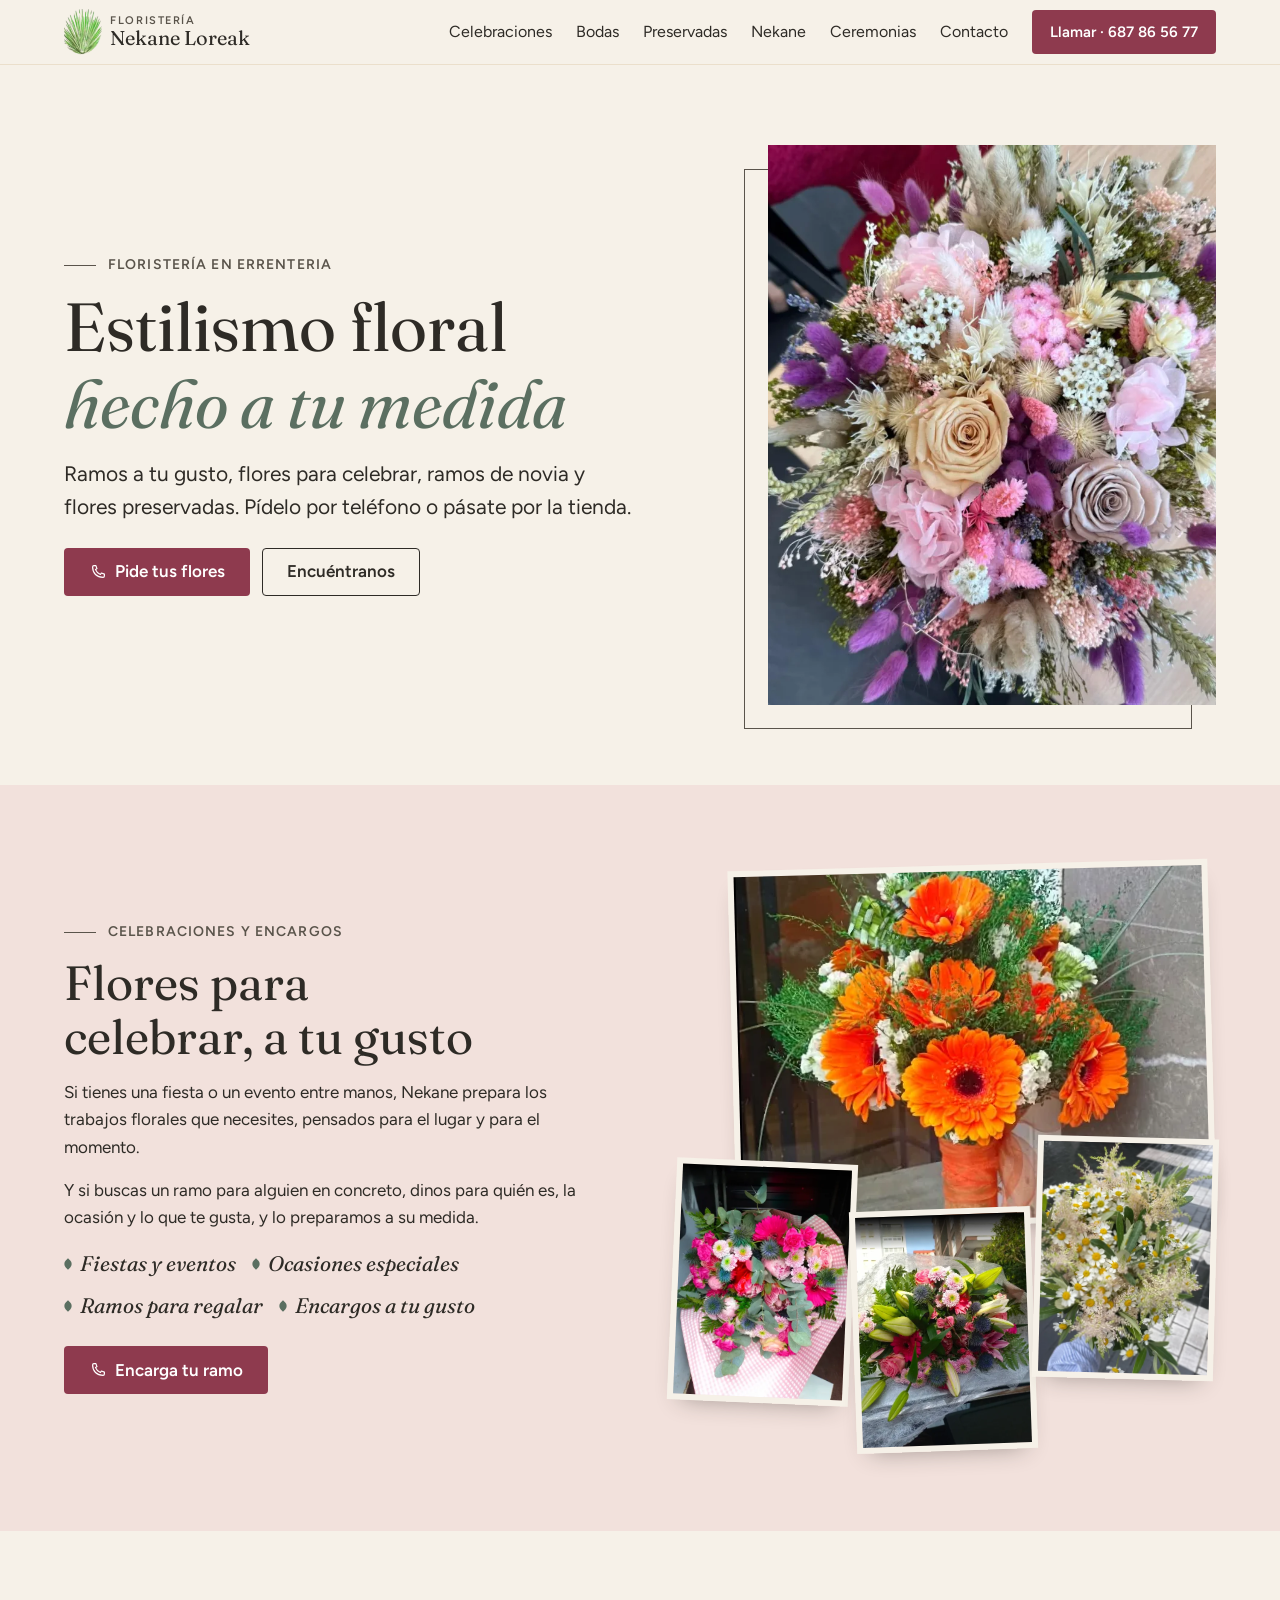
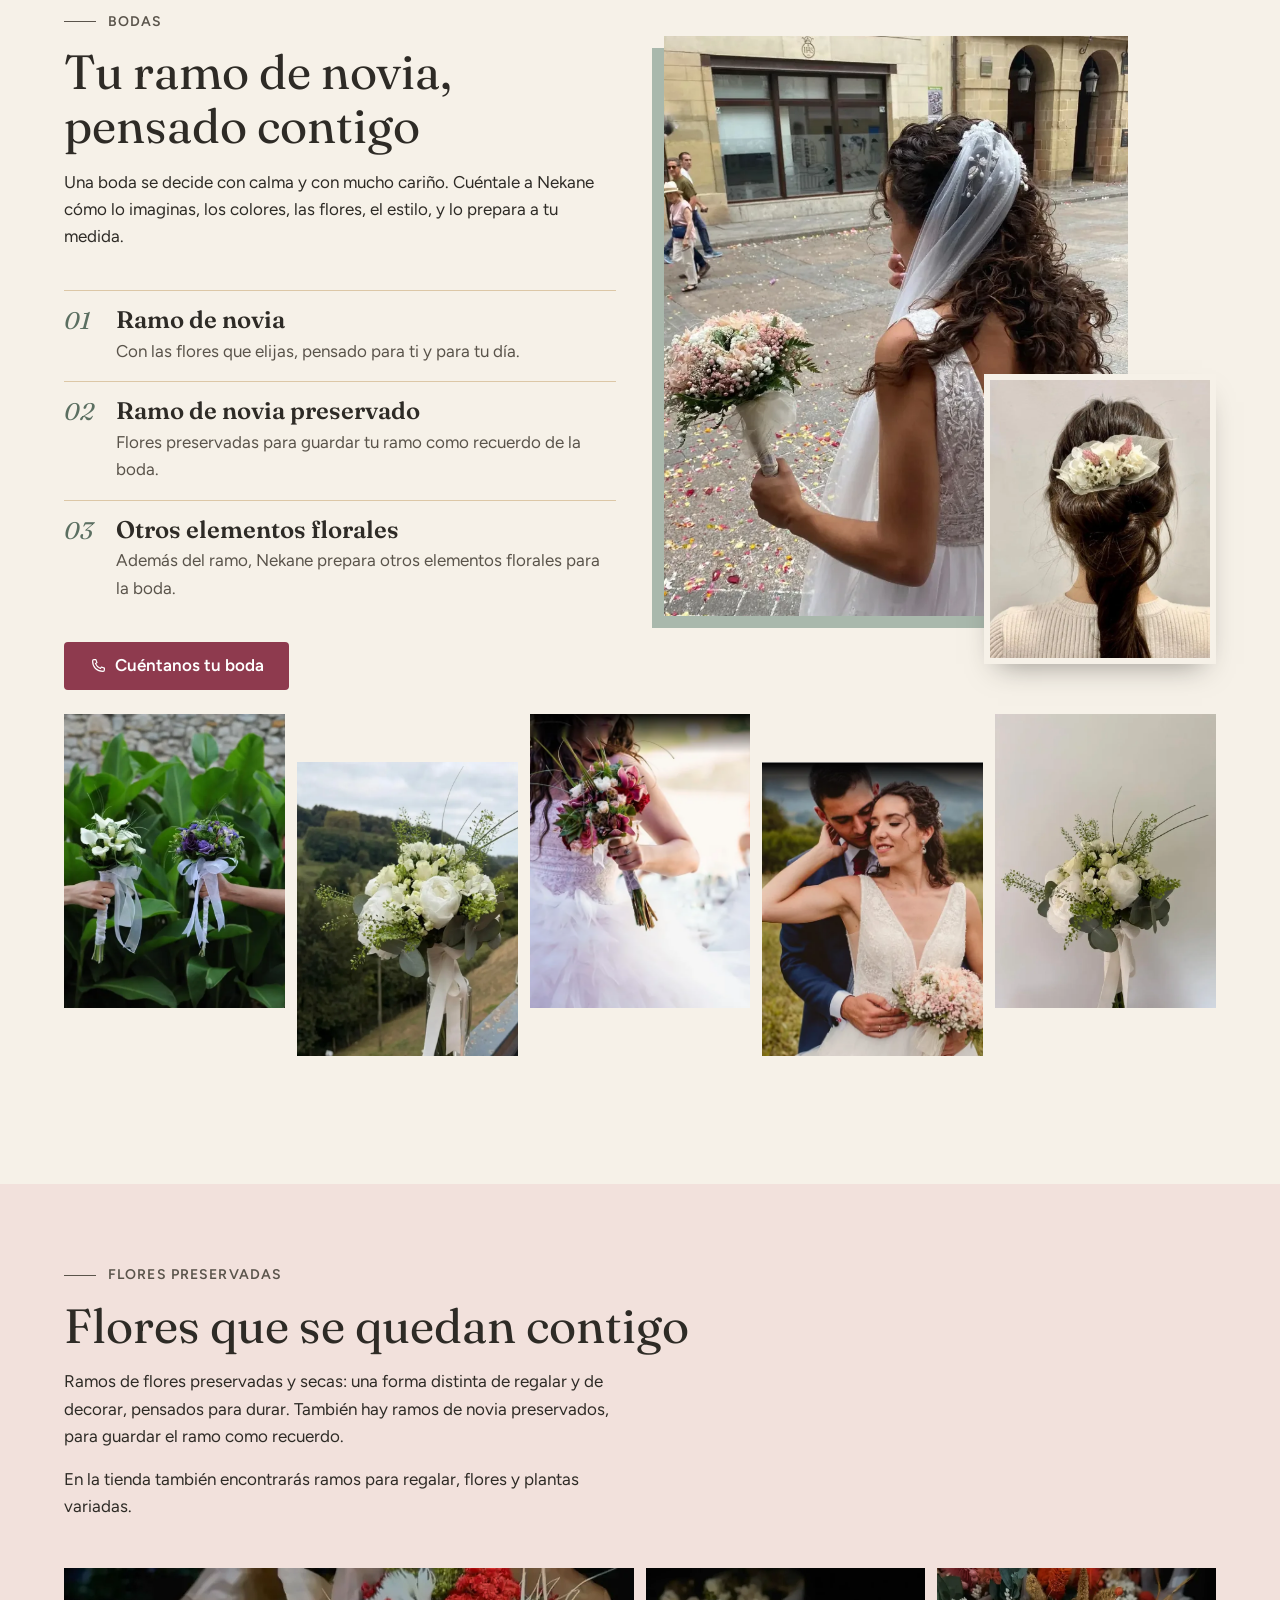
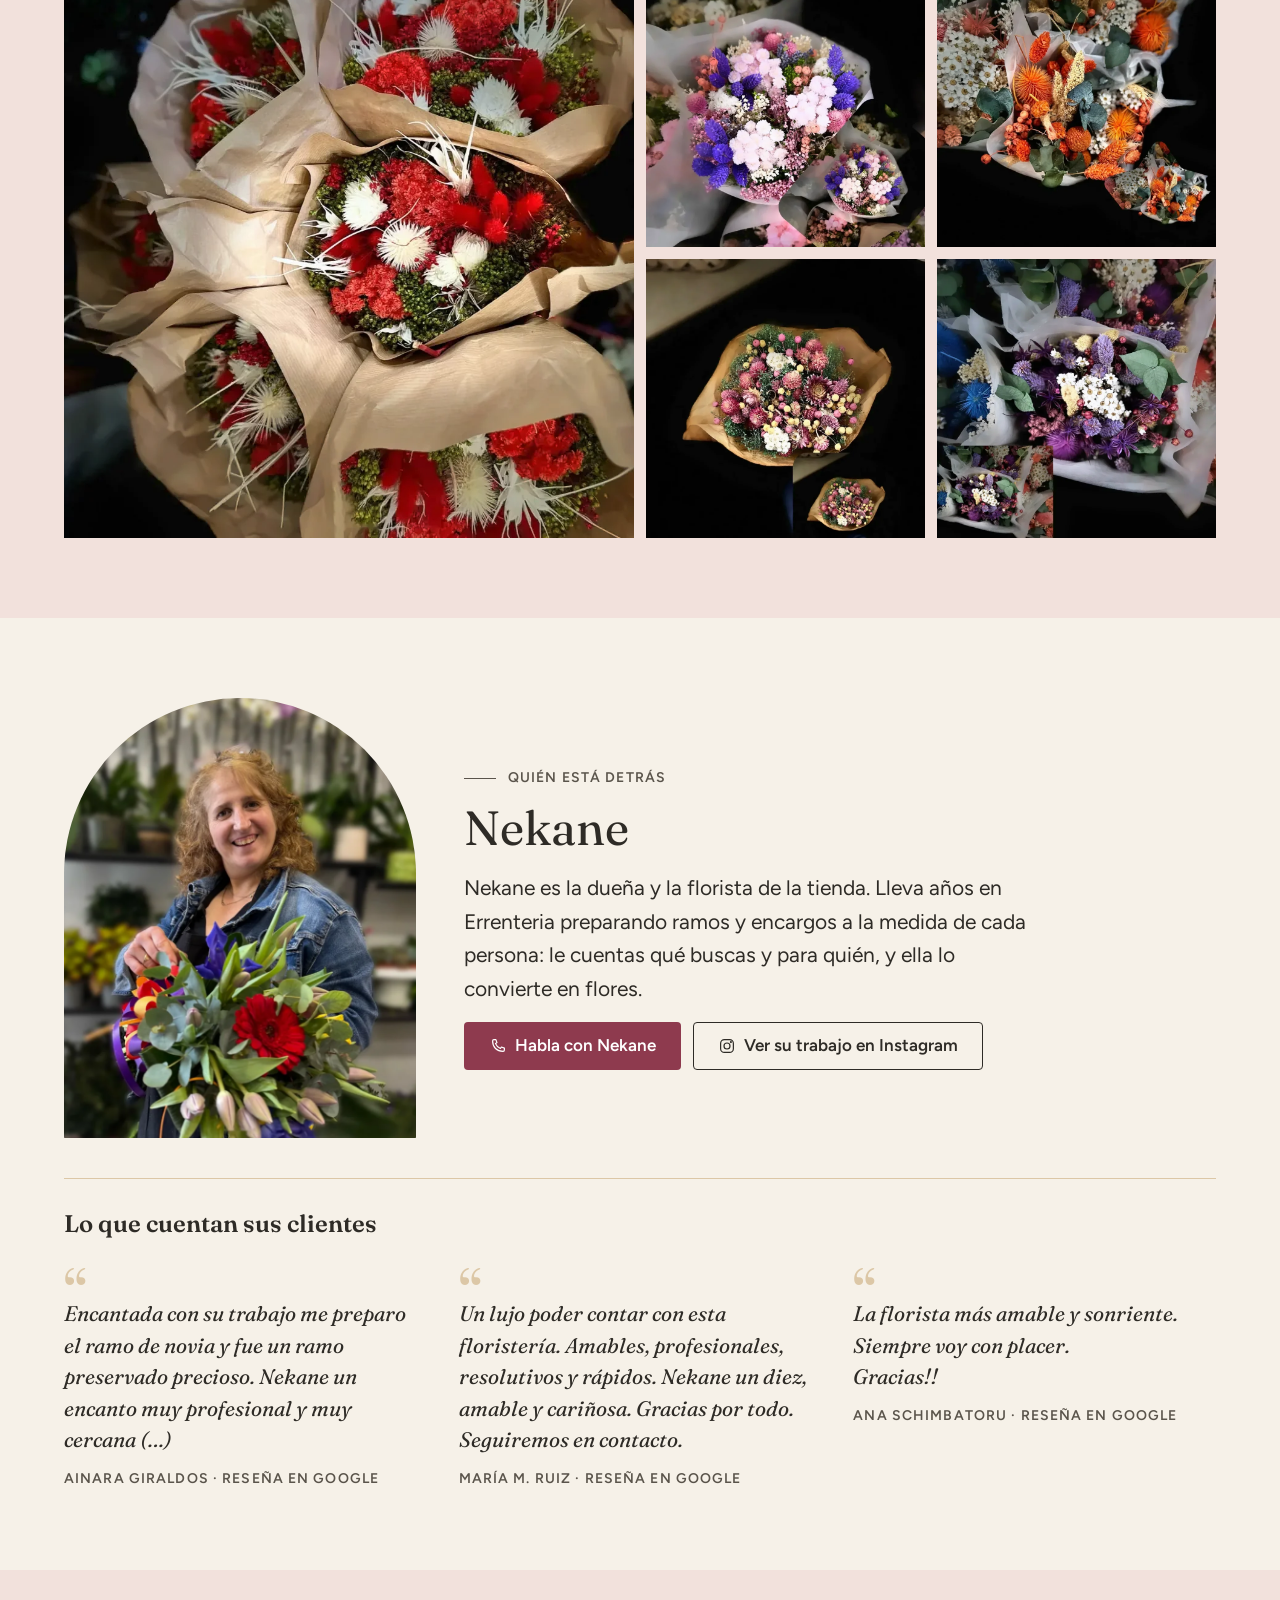
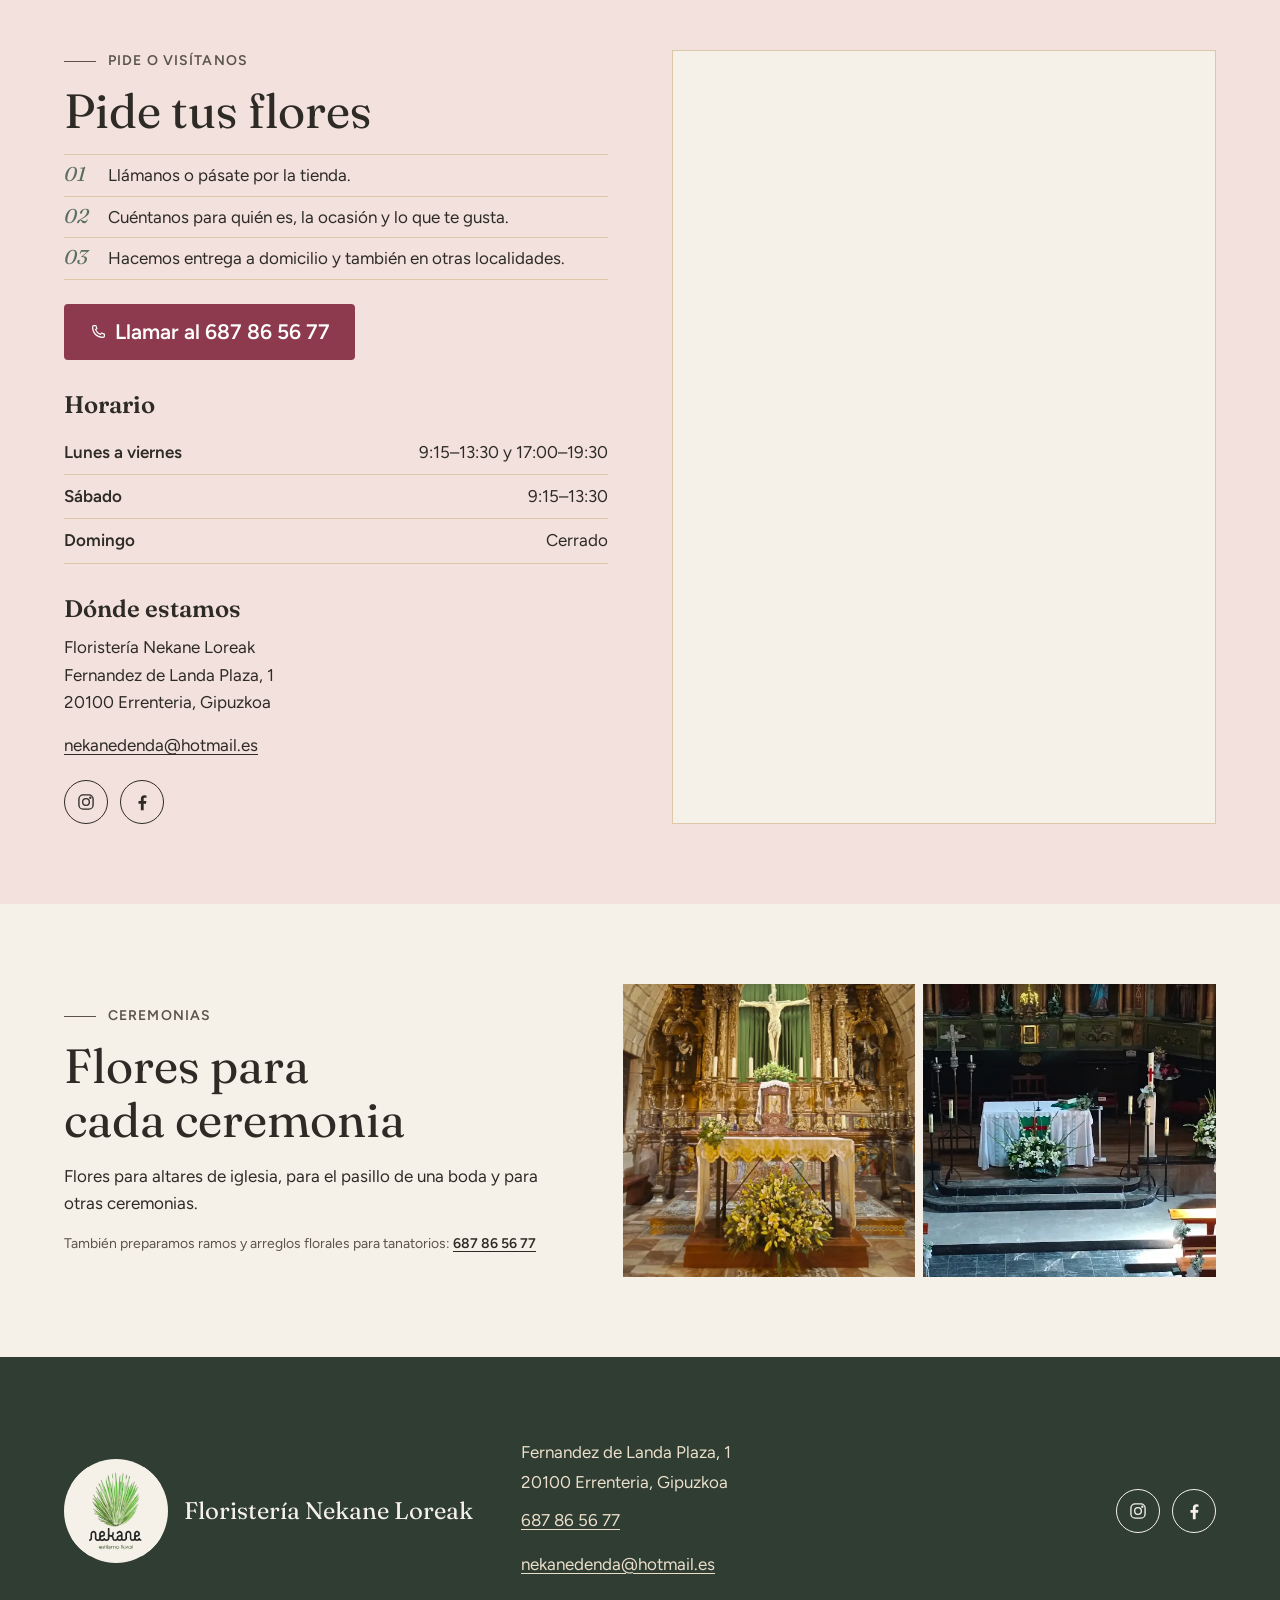
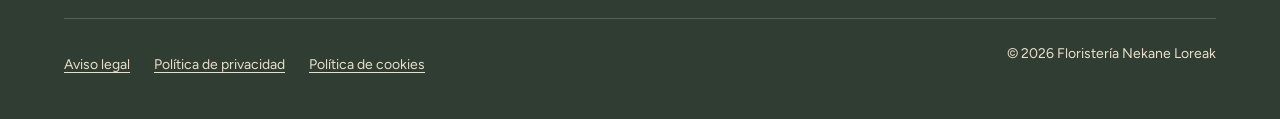
<file: index.html>
<!doctype html>
<html lang="es">
<head>
  <meta charset="utf-8">
  <meta name="viewport" content="width=device-width, initial-scale=1">
  <!-- Demo privada: que ningún buscador la indexe mientras no sea la web real. -->
  <meta name="robots" content="noindex, nofollow">
  <title>Floristería Nekane Loreak · Errenteria</title>
  <meta name="description" content="Floristería en Errenteria. Ramos de novia, flores para celebraciones, encargos personalizados, flores preservadas y arreglos para ceremonias y tanatorios. Pedidos por teléfono: 687 86 56 77.">
  <meta name="theme-color" content="#F6F1E8">
  <link rel="icon" href="imagenes/logo.webp" type="image/webp">

  <!-- Google Fonts: preconnect para adelantar la conexión y display=swap para
       que el texto se vea con la fuente de sistema mientras carga.
       Solo los pesos que se usan: Fraunces 400, 400 cursiva y 600; Figtree 400 y 600. -->
  <link rel="preconnect" href="https://fonts.googleapis.com">
  <link rel="preconnect" href="https://fonts.gstatic.com" crossorigin>
  <link rel="stylesheet" href="https://fonts.googleapis.com/css2?family=Fraunces:ital,opsz,wght@0,9..144,400;0,9..144,600;1,9..144,400&amp;family=Figtree:wght@400;600&amp;display=swap">

  <link rel="stylesheet" href="styles.css">
  <script src="main.js" defer></script>
</head>
<body>
  <a class="saltar" href="#contenido">Saltar al contenido</a>

  <!-- ============================ CABECERA ============================ -->
  <header class="cabecera">
    <!-- El logo es cuadrado (palmera + nombre + lema): a tamaño de cabecera el
         nombre no se leería. Aquí se muestra solo la palmera, recortada por CSS,
         y el nombre en texto. El logo completo va en el pie. -->
    <a class="cabecera__marca" href="#inicio">
      <span class="cabecera__simbolo">
        <img src="imagenes/logo.webp" width="1200" height="1200" alt="">
      </span>
      <span class="cabecera__nombre">
        <span class="cabecera__tipo">Floristería</span>
        Nekane Loreak
      </span>
    </a>

    <!-- Orden en el HTML: Llamar, Menú y el panel del menú justo después del
         botón, para que con el tabulador se entre en el menú al abrirlo.
         En escritorio el CSS coloca los enlaces antes del botón Llamar. -->
    <a class="cabecera__llamar" href="tel:+34687865677">
      Llamar<span class="cabecera__numero">&nbsp;· 687 86 56 77</span>
    </a>

    <!-- Solo el icono de tres rayas: aria-label="Menú" le da el nombre que
         anuncia el lector de pantalla. El estado abierto/cerrado lo comunica
         aria-expanded, y el CSS se apoya en él. -->
    <button class="cabecera__menu" type="button" aria-label="Menú" aria-expanded="false" aria-controls="menu-principal">
      <span class="cabecera__icono" aria-hidden="true"><span></span><span></span><span></span></span>
    </button>

    <nav class="menu" id="menu-principal" aria-label="Principal">
      <ul class="menu__lista">
        <li><a href="#celebraciones">Celebraciones</a></li>
        <li><a href="#bodas">Bodas</a></li>
        <li><a href="#preservadas">Preservadas</a></li>
        <li><a href="#nekane">Nekane</a></li>
        <li><a href="#ceremonias">Ceremonias</a></li>
        <li><a href="#contacto">Contacto</a></li>
      </ul>
    </nav>
  </header>

  <main id="contenido">

    <!-- ============================ INICIO ============================ -->
    <section class="seccion inicio" id="inicio" aria-labelledby="inicio-titulo">
      <div class="inicio__texto">
        <p class="antetitulo">Floristería en Errenteria</p>
        <h1 id="inicio-titulo">Estilismo floral <em>hecho a tu medida</em></h1>
        <!-- Sin botones aquí: Llamar ya está siempre visible en la cabecera. -->
        <p class="entradilla">
          Ramos a tu gusto, flores para celebrar, ramos de novia y flores preservadas.
          Pídelo por teléfono o pásate por la tienda.
        </p>
        <div class="acciones">
          <a class="boton boton--llamar" href="tel:+34687865677"><svg class="icono" viewBox="0 0 24 24" aria-hidden="true" focusable="false"><path d="M6.6 3.5h2.6l1.4 4-1.9 1.3a11.5 11.5 0 0 0 6.5 6.5l1.3-1.9 4 1.4v2.6c0 1-.8 1.8-1.8 1.8C10.4 19.2 4.8 13.6 4.8 5.3c0-1 .8-1.8 1.8-1.8z"/></svg>Pide tus flores<span class="oculto"> (llamar al 687 86 56 77)</span></a>
          <a class="boton boton--secundario" href="#contacto">Encuéntranos</a>
        </div>
      </div>

      <figure class="inicio__figura">
        <!-- Primera imagen visible: sin loading="lazy" y con prioridad alta
             para que pinte cuanto antes. En móvil va de fondo, detrás del texto. -->
        <img class="inicio__foto" src="imagenes/flores-deco5.webp" width="925" height="927" fetchpriority="high"
             alt="Ramo redondo de rosas, flores secas y espigas en tonos rosa, malva y crema">
      </figure>
    </section>

    <!-- ============================ CELEBRACIONES Y ENCARGOS ============================ -->
    <section class="seccion celebraciones" id="celebraciones" aria-labelledby="celebraciones-titulo">
      <div class="celebraciones__texto">
        <p class="antetitulo">Celebraciones y encargos</p>
        <h2 id="celebraciones-titulo">Flores para celebrar, a tu gusto</h2>
        <p>
          Si tienes una fiesta o un evento entre manos, Nekane prepara los trabajos
          florales que necesites, pensados para el lugar y para el momento.
        </p>
        <p>
          Y si buscas un ramo para alguien en concreto, dinos para quién es, la
          ocasión y lo que te gusta, y lo preparamos a su medida.
        </p>
        <!-- Ocasiones tomadas tal cual de los servicios confirmados en NEGOCIO.md. -->
        <ul class="ocasiones" aria-label="Ocasiones">
          <li>Fiestas y eventos</li>
          <li>Ocasiones especiales</li>
          <li>Ramos para regalar</li>
          <li>Encargos a tu gusto</li>
        </ul>
        <a class="boton boton--llamar" href="tel:+34687865677"><svg class="icono" viewBox="0 0 24 24" aria-hidden="true" focusable="false"><path d="M6.6 3.5h2.6l1.4 4-1.9 1.3a11.5 11.5 0 0 0 6.5 6.5l1.3-1.9 4 1.4v2.6c0 1-.8 1.8-1.8 1.8C10.4 19.2 4.8 13.6 4.8 5.3c0-1 .8-1.8 1.8-1.8z"/></svg>Encarga tu ramo<span class="oculto"> (llamar al 687 86 56 77)</span></a>
      </div>

      <!-- Orden: la primera es la grande; las siguientes, las pequeñas
           escalonadas. La cuarta solo aparece desde tablet. -->
      <div class="celebraciones__fotos">
        <img src="imagenes/ramo-deco2.webp" width="480" height="578" loading="lazy"
             alt="Ramo de gerberas naranjas con flores blancas y verde, atado con cinta naranja">
        <img src="imagenes/ramo-deco3.webp" width="486" height="630" loading="lazy"
             alt="Ramo de rosas, gerberas y cardos azules con eucalipto, envuelto en papel de cuadros rosa">
        <img src="imagenes/ramo-deco4.webp" width="482" height="635" loading="lazy"
             alt="Ramo de liliums, rosas, crisantemos y cardos azules envuelto en papel blanco">
        <img src="imagenes/flores-deco4.webp" width="691" height="929" loading="lazy"
             alt="Ramo de margaritas y astilbe con hojas verdes, sostenido sobre una calle">
      </div>
    </section>

    <!-- ============================ BODAS ============================ -->
    <section class="seccion bodas" id="bodas" aria-labelledby="bodas-titulo">
      <div class="bodas__intro">
        <p class="antetitulo">Bodas</p>
        <h2 id="bodas-titulo">Tu ramo de novia, pensado contigo</h2>
        <p>
          Una boda se decide con calma y con mucho cariño. Cuéntale a Nekane cómo
          lo imaginas, los colores, las flores, el estilo, y lo prepara a tu medida.
        </p>
      </div>

      <!-- Composición principal: la novia en grande y, sobre su esquina, un
           detalle (el tocado) como segunda foto que la acompaña. -->
      <div class="bodas__composicion">
        <img class="bodas__principal" src="imagenes/ramo-boda8.webp" width="922" height="925" loading="lazy"
             alt="Novia de espaldas, con velo y un ramo de flores rosas y blancas, en una calle con pétalos en el suelo">
        <img class="bodas__detalle" src="imagenes/ramo-deco5.webp" width="741" height="856" loading="lazy"
             alt="Tocado de flores secas blancas y rosas en un recogido de pelo">
      </div>

      <ul class="bodas__servicios">
        <li>
          <h3>Ramo de novia</h3>
          <p>Con las flores que elijas, pensado para ti y para tu día.</p>
        </li>
        <li>
          <h3>Ramo de novia preservado</h3>
          <p>Flores preservadas para guardar tu ramo como recuerdo de la boda.</p>
        </li>
        <li>
          <h3>Otros elementos florales</h3>
          <p>Además del ramo, Nekane prepara otros elementos florales para la boda.</p>
        </li>
      </ul>

      <div class="bodas__accion">
        <a class="boton boton--llamar" href="tel:+34687865677"><svg class="icono" viewBox="0 0 24 24" aria-hidden="true" focusable="false"><path d="M6.6 3.5h2.6l1.4 4-1.9 1.3a11.5 11.5 0 0 0 6.5 6.5l1.3-1.9 4 1.4v2.6c0 1-.8 1.8-1.8 1.8C10.4 19.2 4.8 13.6 4.8 5.3c0-1 .8-1.8 1.8-1.8z"/></svg>Cuéntanos tu boda<span class="oculto"> (llamar al 687 86 56 77)</span></a>
      </div>

      <!-- Galería deslizable. Cada foto es un enlace a la imagen: sin JS abre
           la foto; con JS, main.js la muestra en el visor leyendo el href (no
           hay rutas de imagen en main.js, así sirve igual en /v2/).
           Flechas superpuestas a media altura de la foto: al principio solo
           se ve la de la derecha; al deslizar aparece la de la izquierda, y al
           llegar al final desaparece la de la derecha. Llevan hidden porque
           sin JS no harían nada (con el dedo se desliza igual). -->
      <div class="galeria__marco">
        <ul class="galeria" id="galeria-bodas" aria-label="Más fotos de bodas">
          <li><a class="galeria__enlace" href="imagenes/ramo-boda7.webp">
            <img src="imagenes/ramo-boda7.webp" width="925" height="925" loading="lazy"
                 alt="Dos manos sosteniendo dos ramos, uno de calas blancas y otro de flores lilas, con lazos blancos">
          </a></li>
          <li><a class="galeria__enlace" href="imagenes/ramo-boda1.webp">
            <img src="imagenes/ramo-boda1.webp" width="692" height="925" loading="lazy"
                 alt="Ramo de novia de peonías blancas y eucalipto en un jarrón, con un valle verde al fondo">
          </a></li>
          <li><a class="galeria__enlace" href="imagenes/ramo-boda5.webp">
            <img src="imagenes/ramo-boda5.webp" width="692" height="628" loading="lazy"
                 alt="Novia con vestido de tul sosteniendo un ramo de orquídeas, rosas y flores rojas">
          </a></li>
          <li><a class="galeria__enlace" href="imagenes/ramo-boda6.webp">
            <img src="imagenes/ramo-boda6.webp" width="635" height="635" loading="lazy"
                 alt="Pareja de novios en el campo; la novia sostiene un ramo redondo de flores blancas y rosa pálido">
          </a></li>
          <li><a class="galeria__enlace" href="imagenes/ramo-boda3.webp">
            <img src="imagenes/ramo-boda3.webp" width="691" height="927" loading="lazy"
                 alt="Ramo de novia blanco con eucalipto y lazo, sobre una pared clara">
          </a></li>
        </ul>
        <button class="flecha flecha--anterior galeria__flecha" type="button" data-direccion="-1" aria-controls="galeria-bodas" aria-label="Foto anterior" hidden>
          <svg viewBox="0 0 24 24" aria-hidden="true" focusable="false"><path d="M9 5.5c2.6 2.6 4.6 4.6 6.5 6.5-1.9 1.9-3.9 3.9-6.5 6.5"/></svg>
        </button>
        <button class="flecha galeria__flecha" type="button" data-direccion="1" aria-controls="galeria-bodas" aria-label="Foto siguiente" hidden>
          <svg viewBox="0 0 24 24" aria-hidden="true" focusable="false"><path d="M9 5.5c2.6 2.6 4.6 4.6 6.5 6.5-1.9 1.9-3.9 3.9-6.5 6.5"/></svg>
        </button>
      </div>
    </section>

    <!-- ============================ FLORES PRESERVADAS ============================ -->
    <!-- Flores preservadas como servicio diferenciado, junto con los ramos para
         regalar y las plantas (estas solo en texto). -->
    <section class="seccion preservadas" id="preservadas" aria-labelledby="preservadas-titulo">
      <div class="preservadas__texto">
        <p class="antetitulo">Flores preservadas</p>
        <h2 id="preservadas-titulo">Flores que se quedan contigo</h2>
        <p>
          Ramos de flores preservadas y secas: una forma distinta de regalar y de
          decorar, pensados para durar. También hay ramos de novia preservados,
          para guardar el ramo como recuerdo.
        </p>
        <p>
          En la tienda también encontrarás ramos para regalar, flores y plantas
          variadas.
        </p>
      </div>

      <ul class="mosaico" aria-label="Ramos de flores preservadas y secas">
        <li><a class="galeria__enlace" href="imagenes/flores-secas1.webp">
          <img src="imagenes/flores-secas1.webp" width="922" height="922" loading="lazy"
               alt="Ramos de flores secas en rojo, verde y blanco envueltos en papel kraft">
        </a></li>
        <li><a class="galeria__enlace" href="imagenes/flores-secas3.webp">
          <img src="imagenes/flores-secas3.webp" width="922" height="923" loading="lazy"
               alt="Ramos de flores secas en lila, rosa y blanco envueltos en papel translúcido">
        </a></li>
        <li><a class="galeria__enlace" href="imagenes/flores-secas5.webp">
          <img src="imagenes/flores-secas5.webp" width="923" height="920" loading="lazy"
               alt="Ramos de flores secas en naranja y blanco con hojas de eucalipto">
        </a></li>
        <li><a class="galeria__enlace" href="imagenes/flores-secas2.webp">
          <img src="imagenes/flores-secas2.webp" width="922" height="921" loading="lazy"
               alt="Ramo de flores secas en rosa, blanco y amarillo envuelto en papel kraft">
        </a></li>
        <li><a class="galeria__enlace" href="imagenes/flores-secas4.webp">
          <img src="imagenes/flores-secas4.webp" width="922" height="925" loading="lazy"
               alt="Ramo de flores secas en morado, lila y blanco con hojas verdes">
        </a></li>
      </ul>
    </section>

    <!-- ============================ NEKANE (con reseñas) ============================ -->
    <section class="seccion nekane" id="nekane" aria-labelledby="nekane-titulo">
      <!-- En móvil el orden es título, foto y texto (la foto no aparece de
           golpe sin presentar); en escritorio, la foto va a la izquierda. -->
      <div class="nekane__cabecera">
        <p class="antetitulo">Quién está detrás</p>
        <h2 id="nekane-titulo">Nekane</h2>
      </div>

      <img class="nekane__foto" src="imagenes/nekane.webp" width="922" height="922" loading="lazy"
           alt="Nekane sonriendo en su tienda, con un ramo de iris, gerberas y tulipanes en las manos">

      <div class="nekane__texto">
        <p>
          Nekane es la dueña y la florista de la tienda. Lleva años en Errenteria
          preparando ramos y encargos a la medida de cada persona: le cuentas qué
          buscas y para quién, y ella lo convierte en flores.
        </p>
        <!-- Dos acciones: llamar (principal) y ver su trabajo en Instagram. -->
        <div class="acciones">
          <a class="boton boton--llamar" href="tel:+34687865677"><svg class="icono" viewBox="0 0 24 24" aria-hidden="true" focusable="false"><path d="M6.6 3.5h2.6l1.4 4-1.9 1.3a11.5 11.5 0 0 0 6.5 6.5l1.3-1.9 4 1.4v2.6c0 1-.8 1.8-1.8 1.8C10.4 19.2 4.8 13.6 4.8 5.3c0-1 .8-1.8 1.8-1.8z"/></svg>Habla con Nekane<span class="oculto"> (llamar al 687 86 56 77)</span></a>
          <a class="boton boton--secundario" href="https://www.instagram.com/loradendanekane/?hl=es" rel="noopener" target="_blank"><svg class="icono" viewBox="0 0 24 24" aria-hidden="true" focusable="false"><rect x="3.5" y="3.5" width="17" height="17" rx="5"/><circle cx="12" cy="12" r="4"/><circle cx="17.2" cy="6.8" r="0.6" fill="currentColor"/></svg>Ver su trabajo en Instagram<span class="oculto"> (se abre en otra pestaña)</span></a>
        </div>
      </div>

      <!-- Reseñas literales tal como están en NEGOCIO.md. Sin fecha: la fuente
           solo da fechas relativas ("hace 1 año") que se quedarían desfasadas.
           La de Ainara es un fragmento literal, marcado con (…); el texto
           completo es la reseña 08 de NEGOCIO.md. -->
      <div class="nekane__resenas">
        <h3>Lo que cuentan sus clientes</h3>

        <figure class="resena">
          <blockquote>
            <p>Encantada con su trabajo me preparo el ramo de novia y fue un ramo preservado precioso. Nekane un encanto muy profesional y muy cercana (…)</p>
          </blockquote>
          <figcaption><cite>AINARA GIRALDOS</cite> · reseña en Google</figcaption>
        </figure>

        <figure class="resena">
          <blockquote>
            <p>Un lujo poder contar con esta floristería. Amables, profesionales, resolutivos y rápidos. Nekane un diez, amable y cariñosa. Gracias por todo. Seguiremos en contacto.</p>
          </blockquote>
          <figcaption><cite>María M. Ruiz</cite> · reseña en Google</figcaption>
        </figure>

        <figure class="resena">
          <blockquote>
            <p>La florista más amable y sonriente.<br>
            Siempre voy con placer.<br>
            Gracias!!</p>
          </blockquote>
          <figcaption><cite>Ana Schimbatoru</cite> · reseña en Google</figcaption>
        </figure>
      </div>
    </section>

    <!-- ============================ CONTACTO: PIDE O VISÍTANOS ============================ -->
    <section class="seccion contacto" id="contacto" aria-labelledby="contacto-titulo">
      <div class="contacto__datos">
        <p class="antetitulo">Pide o visítanos</p>
        <h2 id="contacto-titulo">Pide tus flores</h2>

        <!-- Cómo pedir, entre el título y el botón de llamada. El título
             "Pide tus flores" ya la presenta: el nombre queda en aria-label. -->
        <ol class="pedir" aria-label="Cómo pedir">
          <li>Llámanos o pásate por la tienda.</li>
          <li>Cuéntanos para quién es, la ocasión y lo que te gusta.</li>
          <li>Hacemos entrega a domicilio y también en otras localidades.</li>
        </ol>

        <a class="boton boton--llamar boton--grande" href="tel:+34687865677"><svg class="icono" viewBox="0 0 24 24" aria-hidden="true" focusable="false"><path d="M6.6 3.5h2.6l1.4 4-1.9 1.3a11.5 11.5 0 0 0 6.5 6.5l1.3-1.9 4 1.4v2.6c0 1-.8 1.8-1.8 1.8C10.4 19.2 4.8 13.6 4.8 5.3c0-1 .8-1.8 1.8-1.8z"/></svg>Llamar al 687 86 56 77</a>

        <h3>Horario</h3>
        <dl class="horario">
          <div><dt>Lunes a viernes</dt><dd>9:15–13:30 y 17:00–19:30</dd></div>
          <div><dt>Sábado</dt><dd>9:15–13:30</dd></div>
          <div><dt>Domingo</dt><dd>Cerrado</dd></div>
        </dl>

        <h3>Dónde estamos</h3>
        <address class="contacto__direccion">
          <p>
            Floristería Nekane Loreak<br>
            Fernandez de Landa Plaza, 1<br>
            20100 Errenteria, Gipuzkoa
          </p>
          <p><a href="mailto:nekanedenda@hotmail.es">nekanedenda@hotmail.es</a></p>
        </address>

        <ul class="redes">
          <li><a class="red" href="https://www.instagram.com/loradendanekane/?hl=es" rel="noopener" target="_blank" aria-label="Instagram (se abre en otra pestaña)"><svg viewBox="0 0 24 24" aria-hidden="true" focusable="false"><rect x="3.5" y="3.5" width="17" height="17" rx="5"/><circle cx="12" cy="12" r="4"/><circle cx="17.2" cy="6.8" r="0.6" fill="currentColor"/></svg></a></li>
          <li><a class="red" href="https://www.facebook.com/FloristeriaNekaneIrazu/?locale=es_ES" rel="noopener" target="_blank" aria-label="Facebook (se abre en otra pestaña)"><svg viewBox="0 0 24 24" aria-hidden="true" focusable="false"><path class="relleno" d="M14 22v-8h2.8l.45-3.3H14V8.6c0-.95.27-1.6 1.63-1.6h1.74V4.05A23 23 0 0 0 14.84 3.9c-2.5 0-4.2 1.52-4.2 4.32v2.48H7.8V14h2.84v8z"/></svg></a></li>
        </ul>
      </div>

      <div class="contacto__mapa">
        <!-- referrerpolicy: solo se envía el origen de la web a Google, no la URL completa. -->
        <iframe
          src="https://www.google.com/maps?q=Fernandez%20de%20Landa%20Plaza%2C%201%2C%2020100%20Errenteria%2C%20Gipuzkoa&amp;output=embed"
          width="600" height="450" loading="lazy"
          referrerpolicy="strict-origin-when-cross-origin"
          title="Mapa de Google con la ubicación de Floristería Nekane Loreak en Fernandez de Landa Plaza, 1, Errenteria"></iframe>
      </div>
    </section>

    <!-- ============================ CEREMONIAS ============================ -->
    <!-- Franja corta y sobria, al final (después de Contacto): el servicio de
         tanatorios está para quien lo busca (menú y teléfono), sin interrumpir
         el recorrido Nekane → Contacto. En el menú, Contacto sigue el último. -->
    <section class="seccion ceremonias" id="ceremonias" aria-labelledby="ceremonias-titulo">
      <div class="ceremonias__texto">
        <p class="antetitulo">Ceremonias</p>
        <h2 id="ceremonias-titulo">Flores para cada ceremonia</h2>
        <p>
          Flores para altares de iglesia, para el pasillo de una boda y para
          otras ceremonias.
        </p>
        <p class="ceremonias__nota">
          También preparamos ramos y arreglos florales para tanatorios:
          <a href="tel:+34687865677">687 86 56 77</a>
        </p>
      </div>

      <div class="ceremonias__fotos">
        <img src="imagenes/flores-iglesia1.webp" width="782" height="797" loading="lazy"
             alt="Altar de una iglesia con un gran centro de liliums amarillos y flores blancas">
        <img src="imagenes/flores-iglesia2.webp" width="843" height="563" loading="lazy"
             alt="Altar y bancos de una iglesia decorados con flores blancas">
      </div>
    </section>

  </main>

  <!-- ============================ PIE ============================ -->
  <footer class="pie">
    <!-- Logo completo dentro de un medallón crema: el logo tiene fondo blanco
         y sobre el verde del pie se vería un cuadrado; en el medallón, el
         blanco se funde con el crema (mix-blend-mode: multiply). -->
    <div class="pie__marca">
      <span class="pie__logo">
        <img src="imagenes/logo.webp" width="1200" height="1200" loading="lazy" alt="Nekane, estilismo floral">
      </span>
      <p class="pie__nombre">Floristería Nekane Loreak</p>
    </div>

    <address class="pie__datos">
      Fernandez de Landa Plaza, 1<br>
      20100 Errenteria, Gipuzkoa<br>
      <a href="tel:+34687865677">687 86 56 77</a><br>
      <a href="mailto:nekanedenda@hotmail.es">nekanedenda@hotmail.es</a>
    </address>

    <ul class="redes pie__redes">
      <li><a class="red" href="https://www.instagram.com/loradendanekane/?hl=es" rel="noopener" target="_blank" aria-label="Instagram (se abre en otra pestaña)"><svg viewBox="0 0 24 24" aria-hidden="true" focusable="false"><rect x="3.5" y="3.5" width="17" height="17" rx="5"/><circle cx="12" cy="12" r="4"/><circle cx="17.2" cy="6.8" r="0.6" fill="currentColor"/></svg></a></li>
      <li><a class="red" href="https://www.facebook.com/FloristeriaNekaneIrazu/?locale=es_ES" rel="noopener" target="_blank" aria-label="Facebook (se abre en otra pestaña)"><svg viewBox="0 0 24 24" aria-hidden="true" focusable="false"><path class="relleno" d="M14 22v-8h2.8l.45-3.3H14V8.6c0-.95.27-1.6 1.63-1.6h1.74V4.05A23 23 0 0 0 14.84 3.9c-2.5 0-4.2 1.52-4.2 4.32v2.48H7.8V14h2.84v8z"/></svg></a></li>
    </ul>

    <div class="pie__final">
      <!-- Textos legales pendientes: los aporta el negocio. -->
      <ul class="pie__legal">
        <li><a href="pendiente.html">Aviso legal</a></li>
        <li><a href="pendiente.html">Política de privacidad</a></li>
        <li><a href="pendiente.html">Política de cookies</a></li>
      </ul>
      <p class="pie__copy">© 2026 Floristería Nekane Loreak</p>
    </div>
  </footer>

</body>
</html>
</file>
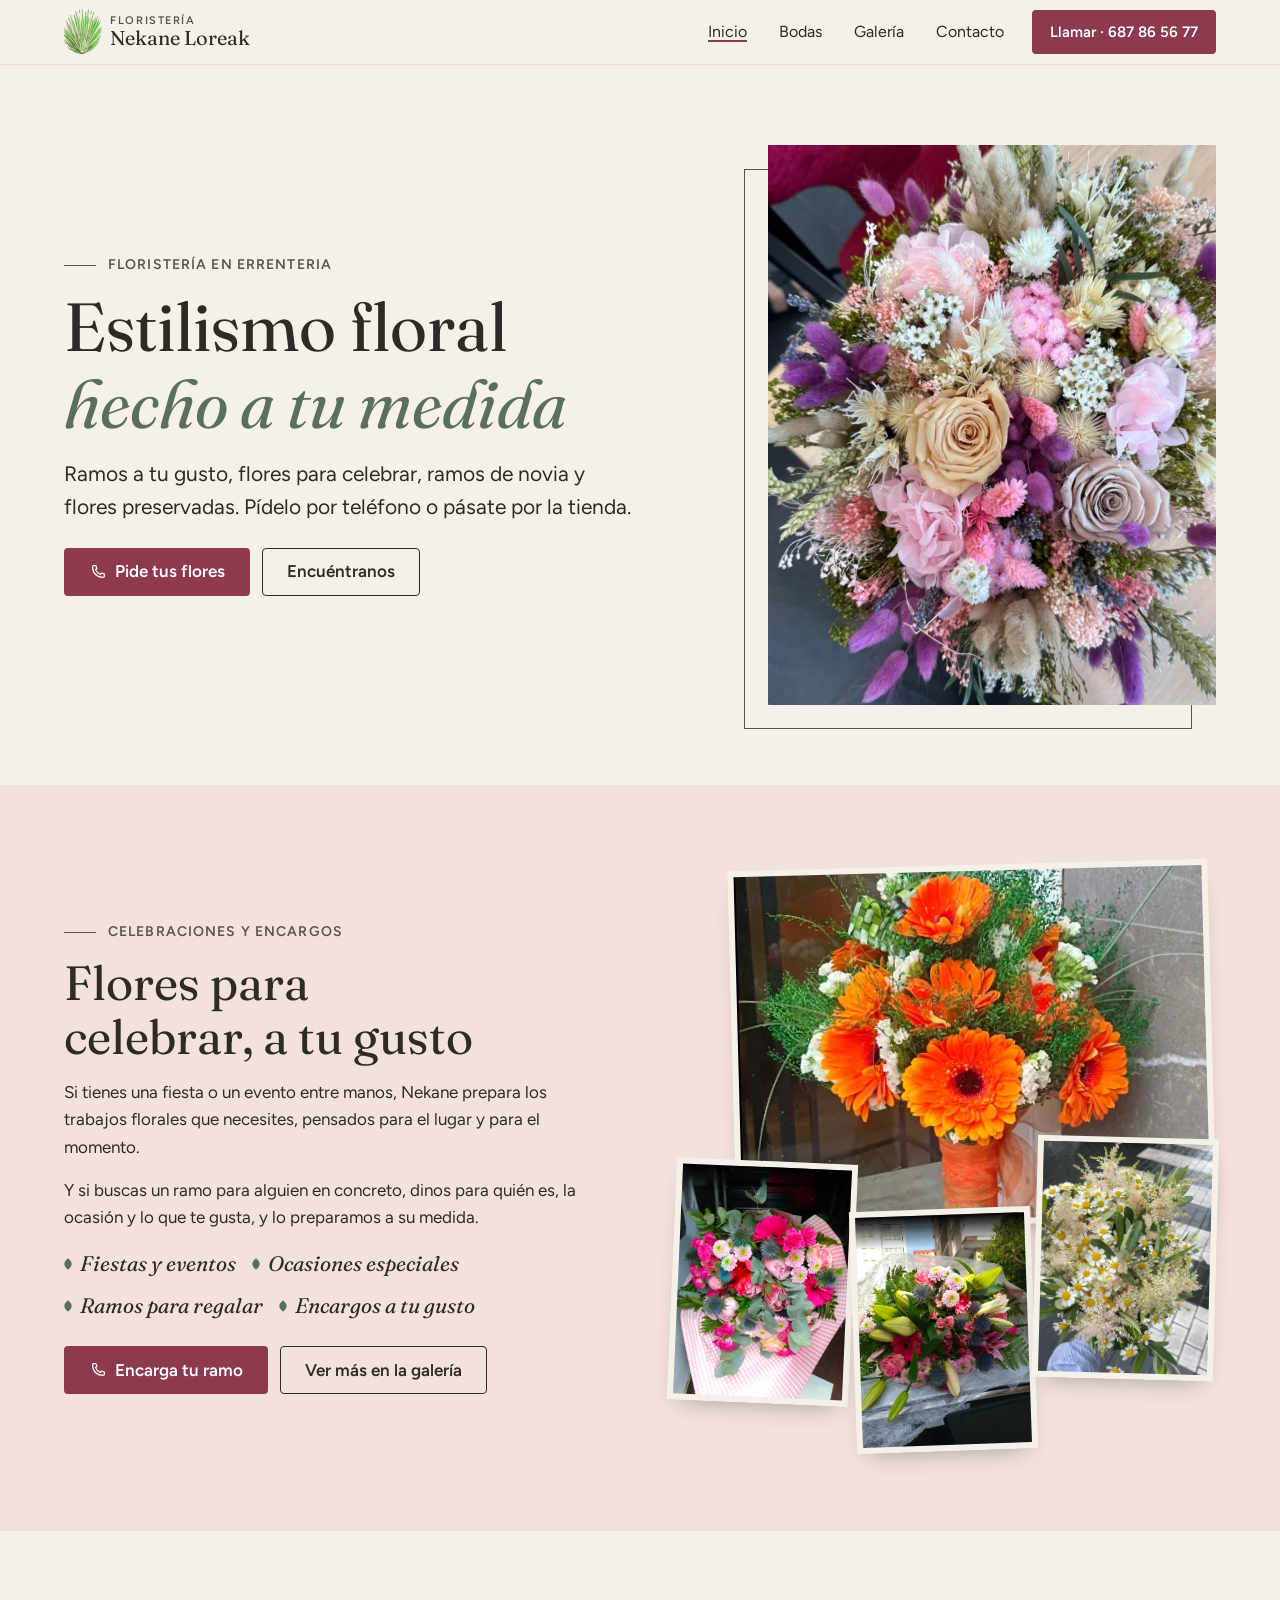
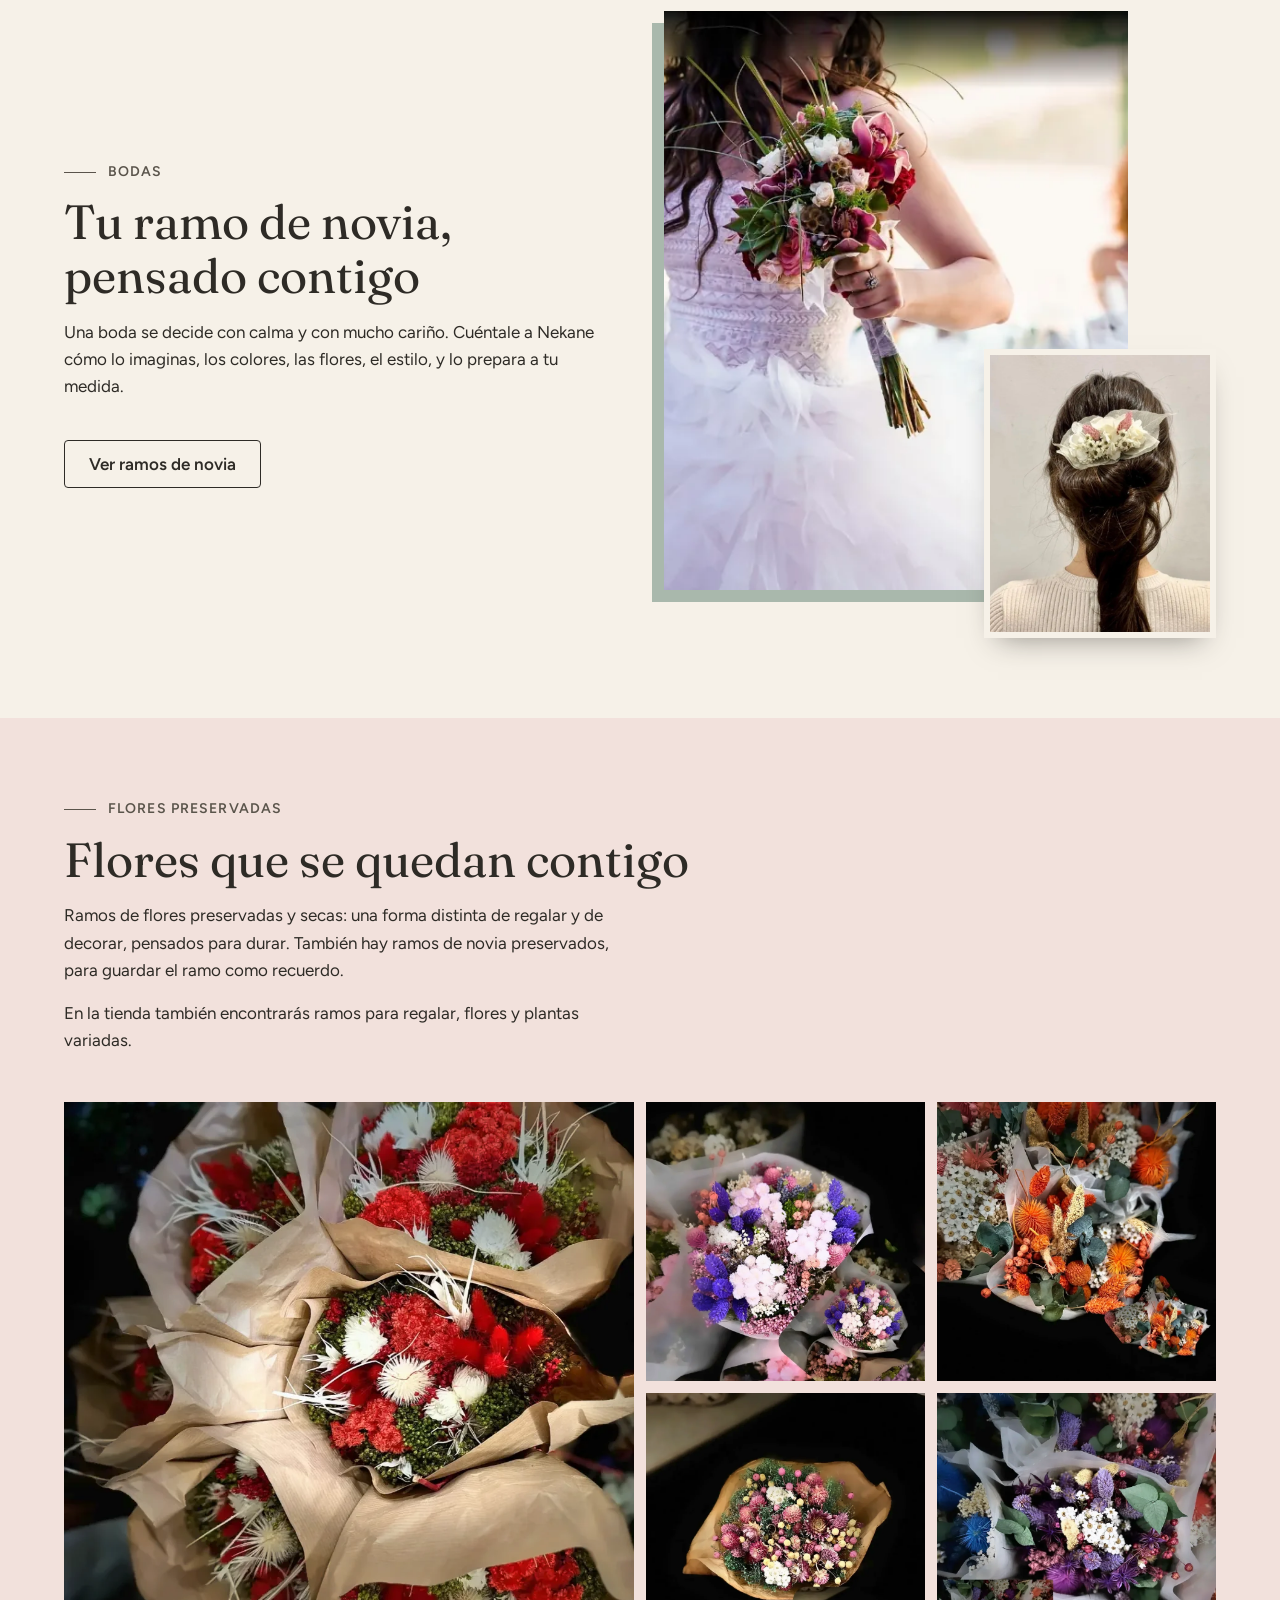
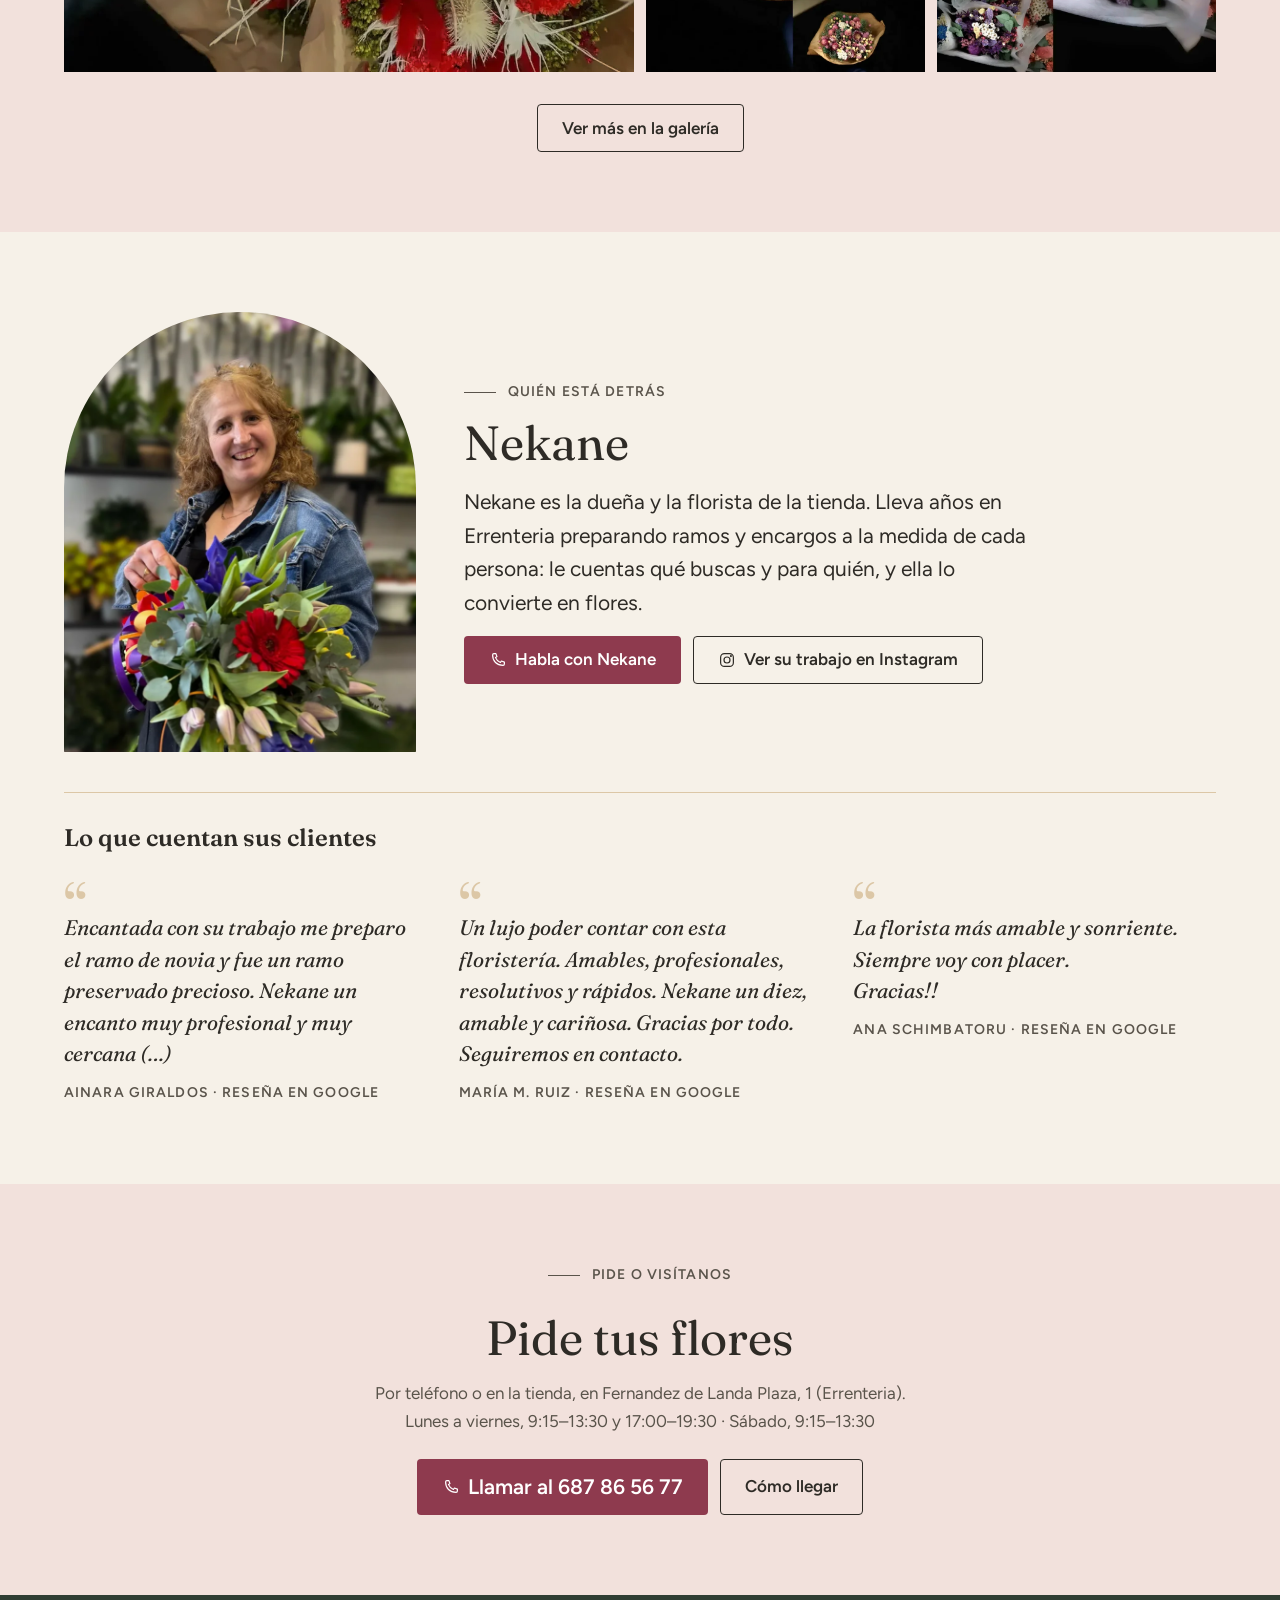
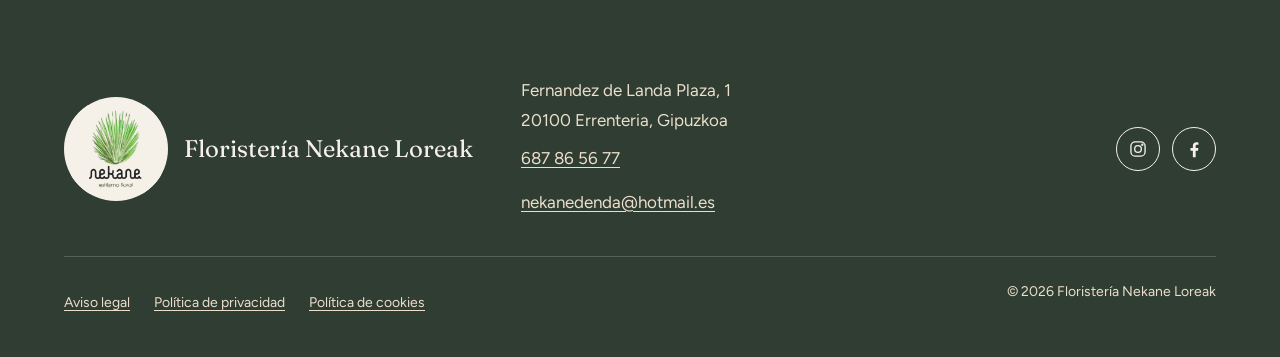
<file: v2/index.html>
<!doctype html>
<html lang="es">
<head>
  <meta charset="utf-8">
  <!-- Versión 2 (varias páginas). La one-page está en ../index.html. -->
  <meta name="viewport" content="width=device-width, initial-scale=1">
  <!-- Demo privada: que ningún buscador la indexe mientras no sea la web real. -->
  <meta name="robots" content="noindex, nofollow">
  <title>Floristería Nekane Loreak · Errenteria</title>
  <meta name="description" content="Floristería en Errenteria. Ramos a tu gusto, flores para celebrar, ramos de novia y flores preservadas. Pedidos por teléfono: 687 86 56 77.">
  <meta name="theme-color" content="#F6F1E8">
  <link rel="icon" href="../imagenes/logo.webp" type="image/webp">

  <!-- Google Fonts: preconnect para adelantar la conexión y display=swap para
       que el texto se vea con la fuente de sistema mientras carga.
       Solo los pesos que se usan: Fraunces 400, 400 cursiva y 600; Figtree 400 y 600. -->
  <link rel="preconnect" href="https://fonts.googleapis.com">
  <link rel="preconnect" href="https://fonts.gstatic.com" crossorigin>
  <link rel="stylesheet" href="https://fonts.googleapis.com/css2?family=Fraunces:ital,opsz,wght@0,9..144,400;0,9..144,600;1,9..144,400&amp;family=Figtree:wght@400;600&amp;display=swap">

  <link rel="stylesheet" href="styles.css">
  <script src="main.js" defer></script>
</head>
<body>
  <a class="saltar" href="#contenido">Saltar al contenido</a>

  <!-- ============================ CABECERA ============================ -->
  <header class="cabecera">
    <!-- El logo es cuadrado (palmera + nombre + lema): a tamaño de cabecera el
         nombre no se leería. Aquí se muestra solo la palmera, recortada por CSS,
         y el nombre en texto. El logo completo va en el pie. -->
    <a class="cabecera__marca" href="index.html">
      <span class="cabecera__simbolo">
        <img src="../imagenes/logo.webp" width="1200" height="1200" alt="">
      </span>
      <span class="cabecera__nombre">
        <span class="cabecera__tipo">Floristería</span>
        Nekane Loreak
      </span>
    </a>

    <!-- Orden en el HTML: Llamar, Menú y el panel del menú justo después del
         botón, para que con el tabulador se entre en el menú al abrirlo.
         En escritorio el CSS coloca los enlaces antes del botón Llamar. -->
    <a class="cabecera__llamar" href="tel:+34687865677">
      Llamar<span class="cabecera__numero">&nbsp;· 687 86 56 77</span>
    </a>

    <!-- Solo el icono de tres rayas: aria-label="Menú" le da el nombre que
         anuncia el lector de pantalla. El estado abierto/cerrado lo comunica
         aria-expanded, y el CSS se apoya en él. -->
    <button class="cabecera__menu" type="button" aria-label="Menú" aria-expanded="false" aria-controls="menu-principal">
      <span class="cabecera__icono" aria-hidden="true"><span></span><span></span><span></span></span>
    </button>

    <nav class="menu" id="menu-principal" aria-label="Principal">
      <ul class="menu__lista">
        <li><a href="index.html" aria-current="page">Inicio</a></li>
        <li><a href="bodas.html">Bodas</a></li>
        <li><a href="galeria.html">Galería</a></li>
        <li><a href="contacto.html">Contacto</a></li>
      </ul>
    </nav>
  </header>

  <main id="contenido">

    <!-- ============================ INICIO ============================ -->
    <section class="seccion inicio" id="inicio" aria-labelledby="inicio-titulo">
      <div class="inicio__texto">
        <p class="antetitulo">Floristería en Errenteria</p>
        <h1 id="inicio-titulo">Estilismo floral <em>hecho a tu medida</em></h1>
        <!-- Sin botones aquí: Llamar ya está siempre visible en la cabecera. -->
        <p class="entradilla">
          Ramos a tu gusto, flores para celebrar, ramos de novia y flores preservadas.
          Pídelo por teléfono o pásate por la tienda.
        </p>
        <div class="acciones">
          <a class="boton boton--llamar" href="tel:+34687865677"><svg class="icono" viewBox="0 0 24 24" aria-hidden="true" focusable="false"><path d="M6.6 3.5h2.6l1.4 4-1.9 1.3a11.5 11.5 0 0 0 6.5 6.5l1.3-1.9 4 1.4v2.6c0 1-.8 1.8-1.8 1.8C10.4 19.2 4.8 13.6 4.8 5.3c0-1 .8-1.8 1.8-1.8z"/></svg>Pide tus flores<span class="oculto"> (llamar al 687 86 56 77)</span></a>
          <a class="boton boton--secundario" href="contacto.html">Encuéntranos</a>
        </div>
      </div>

      <figure class="inicio__figura">
        <!-- Primera imagen visible: sin loading="lazy" y con prioridad alta
             para que pinte cuanto antes. En móvil va de fondo, detrás del texto. -->
        <img class="inicio__foto" src="../imagenes/flores-deco5.webp" width="925" height="927" fetchpriority="high"
             alt="Ramo redondo de rosas, flores secas y espigas en tonos rosa, malva y crema">
      </figure>
    </section>

    <!-- ============================ CELEBRACIONES Y ENCARGOS ============================ -->
    <section class="seccion celebraciones" id="celebraciones" aria-labelledby="celebraciones-titulo">
      <div class="celebraciones__texto">
        <p class="antetitulo">Celebraciones y encargos</p>
        <h2 id="celebraciones-titulo">Flores para celebrar, a tu gusto</h2>
        <p>
          Si tienes una fiesta o un evento entre manos, Nekane prepara los trabajos
          florales que necesites, pensados para el lugar y para el momento.
        </p>
        <p>
          Y si buscas un ramo para alguien en concreto, dinos para quién es, la
          ocasión y lo que te gusta, y lo preparamos a su medida.
        </p>
        <!-- Ocasiones tomadas tal cual de los servicios confirmados en NEGOCIO.md. -->
        <ul class="ocasiones" aria-label="Ocasiones">
          <li>Fiestas y eventos</li>
          <li>Ocasiones especiales</li>
          <li>Ramos para regalar</li>
          <li>Encargos a tu gusto</li>
        </ul>
        <div class="acciones">
          <a class="boton boton--llamar" href="tel:+34687865677"><svg class="icono" viewBox="0 0 24 24" aria-hidden="true" focusable="false"><path d="M6.6 3.5h2.6l1.4 4-1.9 1.3a11.5 11.5 0 0 0 6.5 6.5l1.3-1.9 4 1.4v2.6c0 1-.8 1.8-1.8 1.8C10.4 19.2 4.8 13.6 4.8 5.3c0-1 .8-1.8 1.8-1.8z"/></svg>Encarga tu ramo<span class="oculto"> (llamar al 687 86 56 77)</span></a>
          <a class="boton boton--secundario" href="galeria.html#celebraciones">Ver más en la galería</a>
        </div>
      </div>

      <!-- Orden: la primera es la grande; las siguientes, las pequeñas
           escalonadas. La cuarta solo aparece desde tablet. -->
      <div class="celebraciones__fotos">
        <img src="../imagenes/ramo-deco2.webp" width="480" height="578" loading="lazy"
             alt="Ramo de gerberas naranjas con flores blancas y verde, atado con cinta naranja">
        <img src="../imagenes/ramo-deco3.webp" width="486" height="630" loading="lazy"
             alt="Ramo de rosas, gerberas y cardos azules con eucalipto, envuelto en papel de cuadros rosa">
        <img src="../imagenes/ramo-deco4.webp" width="482" height="635" loading="lazy"
             alt="Ramo de liliums, rosas, crisantemos y cardos azules envuelto en papel blanco">
        <img src="../imagenes/flores-deco4.webp" width="691" height="929" loading="lazy"
             alt="Ramo de margaritas y astilbe con hojas verdes, sostenido sobre una calle">
      </div>
    </section>

    <!-- ============================ BODAS (adelanto) ============================ -->
    <!-- En la v2 el Inicio solo adelanta Bodas: los servicios y la galería
         completa están en bodas.html. -->
    <section class="seccion bodas bodas--adelanto" id="bodas" aria-labelledby="bodas-titulo">
      <div class="bodas__intro">
        <p class="antetitulo">Bodas</p>
        <h2 id="bodas-titulo">Tu ramo de novia, pensado contigo</h2>
        <p>
          Una boda se decide con calma y con mucho cariño. Cuéntale a Nekane cómo
          lo imaginas, los colores, las flores, el estilo, y lo prepara a tu medida.
        </p>
      </div>

      <!-- Composición principal: la novia en grande y, sobre su esquina, un
           detalle (el tocado) como segunda foto que la acompaña. -->
      <div class="bodas__composicion">
        <img class="bodas__principal" src="../imagenes/ramo-boda5.webp" width="692" height="628" loading="lazy"
             alt="Novia con vestido de tul sosteniendo un ramo de orquídeas, rosas y flores rojas">
        <img class="bodas__detalle" src="../imagenes/ramo-deco5.webp" width="741" height="856" loading="lazy"
             alt="Tocado de flores secas blancas y rosas en un recogido de pelo">
      </div>

      <div class="bodas__accion">
        <a class="boton boton--secundario" href="bodas.html">Ver ramos de novia</a>
      </div>
    </section>

    <!-- ============================ FLORES PRESERVADAS ============================ -->
    <!-- Flores preservadas como servicio diferenciado, junto con los ramos para
         regalar y las plantas (estas solo en texto). -->
    <section class="seccion preservadas" id="preservadas" aria-labelledby="preservadas-titulo">
      <div class="preservadas__texto">
        <p class="antetitulo">Flores preservadas</p>
        <h2 id="preservadas-titulo">Flores que se quedan contigo</h2>
        <p>
          Ramos de flores preservadas y secas: una forma distinta de regalar y de
          decorar, pensados para durar. También hay ramos de novia preservados,
          para guardar el ramo como recuerdo.
        </p>
        <p>
          En la tienda también encontrarás ramos para regalar, flores y plantas
          variadas.
        </p>
      </div>

      <ul class="mosaico" aria-label="Ramos de flores preservadas y secas">
        <li><a class="galeria__enlace" href="../imagenes/flores-secas1.webp">
          <img src="../imagenes/flores-secas1.webp" width="922" height="922" loading="lazy"
               alt="Ramos de flores secas en rojo, verde y blanco envueltos en papel kraft">
        </a></li>
        <li><a class="galeria__enlace" href="../imagenes/flores-secas3.webp">
          <img src="../imagenes/flores-secas3.webp" width="922" height="923" loading="lazy"
               alt="Ramos de flores secas en lila, rosa y blanco envueltos en papel translúcido">
        </a></li>
        <li><a class="galeria__enlace" href="../imagenes/flores-secas5.webp">
          <img src="../imagenes/flores-secas5.webp" width="923" height="920" loading="lazy"
               alt="Ramos de flores secas en naranja y blanco con hojas de eucalipto">
        </a></li>
        <li><a class="galeria__enlace" href="../imagenes/flores-secas2.webp">
          <img src="../imagenes/flores-secas2.webp" width="922" height="921" loading="lazy"
               alt="Ramo de flores secas en rosa, blanco y amarillo envuelto en papel kraft">
        </a></li>
        <li><a class="galeria__enlace" href="../imagenes/flores-secas4.webp">
          <img src="../imagenes/flores-secas4.webp" width="922" height="925" loading="lazy"
               alt="Ramo de flores secas en morado, lila y blanco con hojas verdes">
        </a></li>
      </ul>

      <!-- Después de las fotos: primero se ven y luego se invita a ver más. -->
      <div class="preservadas__accion">
        <a class="boton boton--secundario" href="galeria.html#preservadas">Ver más en la galería</a>
      </div>
    </section>

    <!-- ============================ NEKANE (con reseñas) ============================ -->
    <section class="seccion nekane" id="nekane" aria-labelledby="nekane-titulo">
      <!-- En móvil el orden es título, foto y texto (la foto no aparece de
           golpe sin presentar); en escritorio, la foto va a la izquierda. -->
      <div class="nekane__cabecera">
        <p class="antetitulo">Quién está detrás</p>
        <h2 id="nekane-titulo">Nekane</h2>
      </div>

      <img class="nekane__foto" src="../imagenes/nekane.webp" width="922" height="922" loading="lazy"
           alt="Nekane sonriendo en su tienda, con un ramo de iris, gerberas y tulipanes en las manos">

      <div class="nekane__texto">
        <p>
          Nekane es la dueña y la florista de la tienda. Lleva años en Errenteria
          preparando ramos y encargos a la medida de cada persona: le cuentas qué
          buscas y para quién, y ella lo convierte en flores.
        </p>
        <!-- Dos acciones: llamar (principal) y ver su trabajo en Instagram. -->
        <div class="acciones">
          <a class="boton boton--llamar" href="tel:+34687865677"><svg class="icono" viewBox="0 0 24 24" aria-hidden="true" focusable="false"><path d="M6.6 3.5h2.6l1.4 4-1.9 1.3a11.5 11.5 0 0 0 6.5 6.5l1.3-1.9 4 1.4v2.6c0 1-.8 1.8-1.8 1.8C10.4 19.2 4.8 13.6 4.8 5.3c0-1 .8-1.8 1.8-1.8z"/></svg>Habla con Nekane<span class="oculto"> (llamar al 687 86 56 77)</span></a>
          <a class="boton boton--secundario" href="https://www.instagram.com/loradendanekane/?hl=es" rel="noopener" target="_blank"><svg class="icono" viewBox="0 0 24 24" aria-hidden="true" focusable="false"><rect x="3.5" y="3.5" width="17" height="17" rx="5"/><circle cx="12" cy="12" r="4"/><circle cx="17.2" cy="6.8" r="0.6" fill="currentColor"/></svg>Ver su trabajo en Instagram<span class="oculto"> (se abre en otra pestaña)</span></a>
        </div>
      </div>

      <!-- Reseñas literales tal como están en NEGOCIO.md. Sin fecha: la fuente
           solo da fechas relativas ("hace 1 año") que se quedarían desfasadas.
           La de Ainara es un fragmento literal, marcado con (…); el texto
           completo es la reseña 08 de NEGOCIO.md. -->
      <div class="nekane__resenas">
        <h3>Lo que cuentan sus clientes</h3>

        <figure class="resena">
          <blockquote>
            <p>Encantada con su trabajo me preparo el ramo de novia y fue un ramo preservado precioso. Nekane un encanto muy profesional y muy cercana (…)</p>
          </blockquote>
          <figcaption><cite>AINARA GIRALDOS</cite> · reseña en Google</figcaption>
        </figure>

        <figure class="resena">
          <blockquote>
            <p>Un lujo poder contar con esta floristería. Amables, profesionales, resolutivos y rápidos. Nekane un diez, amable y cariñosa. Gracias por todo. Seguiremos en contacto.</p>
          </blockquote>
          <figcaption><cite>María M. Ruiz</cite> · reseña en Google</figcaption>
        </figure>

        <figure class="resena">
          <blockquote>
            <p>La florista más amable y sonriente.<br>
            Siempre voy con placer.<br>
            Gracias!!</p>
          </blockquote>
          <figcaption><cite>Ana Schimbatoru</cite> · reseña en Google</figcaption>
        </figure>
      </div>
    </section>

    <!-- ============================ LLAMADA FINAL ============================ -->
    <!-- En la v2 el contacto completo (horario, dirección, mapa) está en
         contacto.html; aquí queda el cierre con las dos acciones. -->
    <section class="seccion llamada-final" id="pide" aria-labelledby="pide-titulo">
      <p class="antetitulo">Pide o visítanos</p>
      <h2 id="pide-titulo">Pide tus flores</h2>
      <p>
        Por teléfono o en la tienda, en Fernandez de Landa Plaza, 1 (Errenteria).<br>
        Lunes a viernes, 9:15–13:30 y 17:00–19:30 · Sábado, 9:15–13:30
      </p>
      <div class="acciones">
        <a class="boton boton--llamar boton--grande" href="tel:+34687865677"><svg class="icono" viewBox="0 0 24 24" aria-hidden="true" focusable="false"><path d="M6.6 3.5h2.6l1.4 4-1.9 1.3a11.5 11.5 0 0 0 6.5 6.5l1.3-1.9 4 1.4v2.6c0 1-.8 1.8-1.8 1.8C10.4 19.2 4.8 13.6 4.8 5.3c0-1 .8-1.8 1.8-1.8z"/></svg>Llamar al 687 86 56 77</a>
        <a class="boton boton--secundario" href="contacto.html#donde">Cómo llegar</a>
      </div>
    </section>

  </main>

  <!-- ============================ PIE ============================ -->
  <footer class="pie">
    <!-- Logo completo dentro de un medallón crema: el logo tiene fondo blanco
         y sobre el verde del pie se vería un cuadrado; en el medallón, el
         blanco se funde con el crema (mix-blend-mode: multiply). -->
    <div class="pie__marca">
      <span class="pie__logo">
        <img src="../imagenes/logo.webp" width="1200" height="1200" loading="lazy" alt="Nekane, estilismo floral">
      </span>
      <p class="pie__nombre">Floristería Nekane Loreak</p>
    </div>

    <address class="pie__datos">
      Fernandez de Landa Plaza, 1<br>
      20100 Errenteria, Gipuzkoa<br>
      <a href="tel:+34687865677">687 86 56 77</a><br>
      <a href="mailto:nekanedenda@hotmail.es">nekanedenda@hotmail.es</a>
    </address>

    <ul class="redes pie__redes">
      <li><a class="red" href="https://www.instagram.com/loradendanekane/?hl=es" rel="noopener" target="_blank" aria-label="Instagram (se abre en otra pestaña)"><svg viewBox="0 0 24 24" aria-hidden="true" focusable="false"><rect x="3.5" y="3.5" width="17" height="17" rx="5"/><circle cx="12" cy="12" r="4"/><circle cx="17.2" cy="6.8" r="0.6" fill="currentColor"/></svg></a></li>
      <li><a class="red" href="https://www.facebook.com/FloristeriaNekaneIrazu/?locale=es_ES" rel="noopener" target="_blank" aria-label="Facebook (se abre en otra pestaña)"><svg viewBox="0 0 24 24" aria-hidden="true" focusable="false"><path class="relleno" d="M14 22v-8h2.8l.45-3.3H14V8.6c0-.95.27-1.6 1.63-1.6h1.74V4.05A23 23 0 0 0 14.84 3.9c-2.5 0-4.2 1.52-4.2 4.32v2.48H7.8V14h2.84v8z"/></svg></a></li>
    </ul>

    <div class="pie__final">
      <!-- Textos legales pendientes: los aporta el negocio. -->
      <ul class="pie__legal">
        <li><a href="pendiente.html">Aviso legal</a></li>
        <li><a href="pendiente.html">Política de privacidad</a></li>
        <li><a href="pendiente.html">Política de cookies</a></li>
      </ul>
      <p class="pie__copy">© 2026 Floristería Nekane Loreak</p>
    </div>
  </footer>

</body>
</html>
</file>
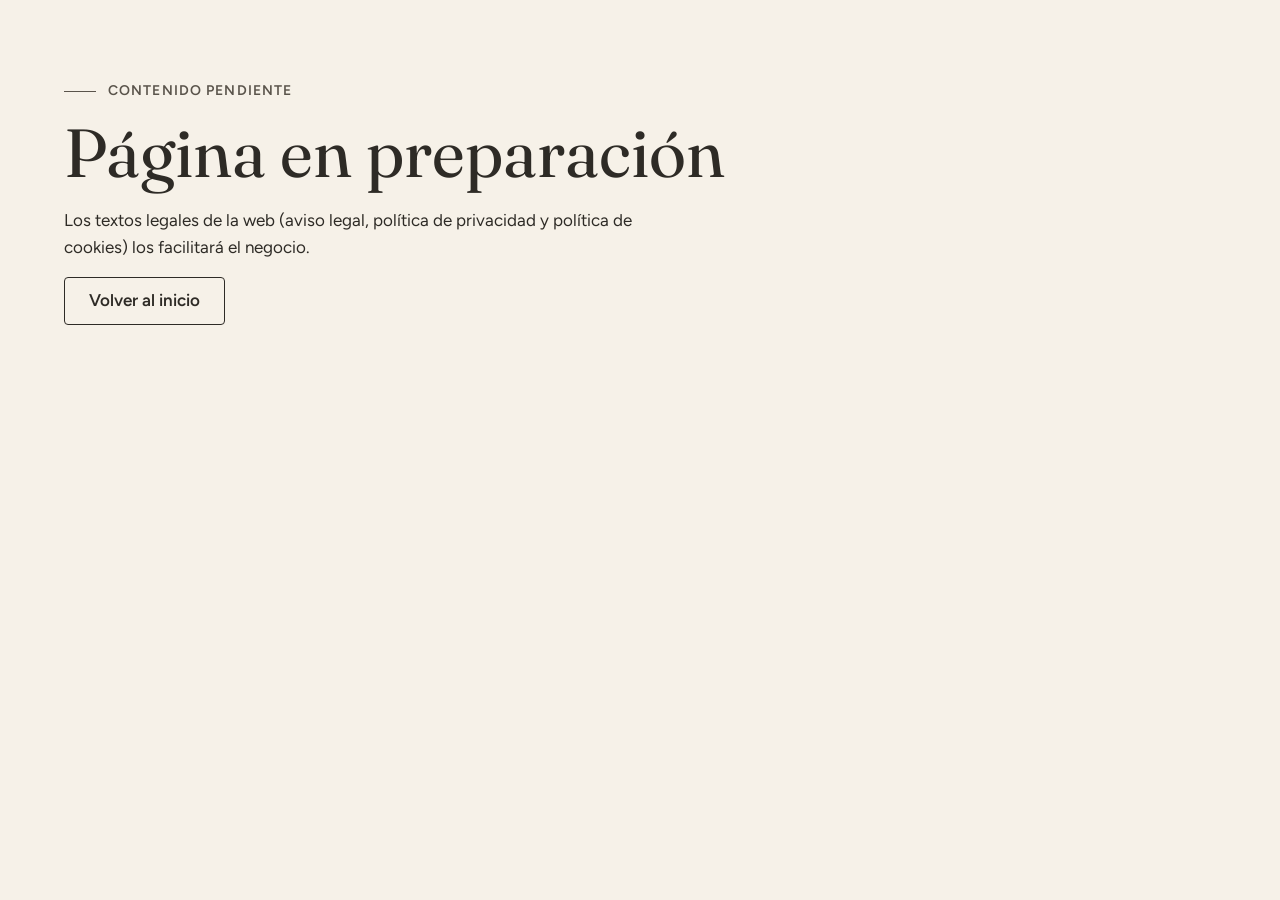
<file: pendiente.html>
<!doctype html>
<html lang="es">
<head>
  <meta charset="utf-8">
  <meta name="viewport" content="width=device-width, initial-scale=1">
  <meta name="robots" content="noindex, nofollow">
  <title>Página pendiente · Floristería Nekane Loreak</title>
  <meta name="theme-color" content="#F6F1E8">
  <link rel="icon" href="imagenes/logo.webp" type="image/webp">
  <link rel="preconnect" href="https://fonts.googleapis.com">
  <link rel="preconnect" href="https://fonts.gstatic.com" crossorigin>
  <link rel="stylesheet" href="https://fonts.googleapis.com/css2?family=Fraunces:ital,opsz,wght@0,9..144,400;0,9..144,600;1,9..144,400&amp;family=Figtree:wght@400;600&amp;display=swap">
  <link rel="stylesheet" href="styles.css">
</head>
<body>
  <main class="seccion">
    <!-- PENDIENTE: los textos legales (aviso legal, privacidad y cookies) los aporta el negocio. -->
    <p class="antetitulo">Contenido pendiente</p>
    <h1>Página en preparación</h1>
    <p>Los textos legales de la web (aviso legal, política de privacidad y política de cookies) los facilitará el negocio.</p>
    <p><a class="boton boton--secundario" href="index.html">Volver al inicio</a></p>
  </main>
</body>
</html>
</file>
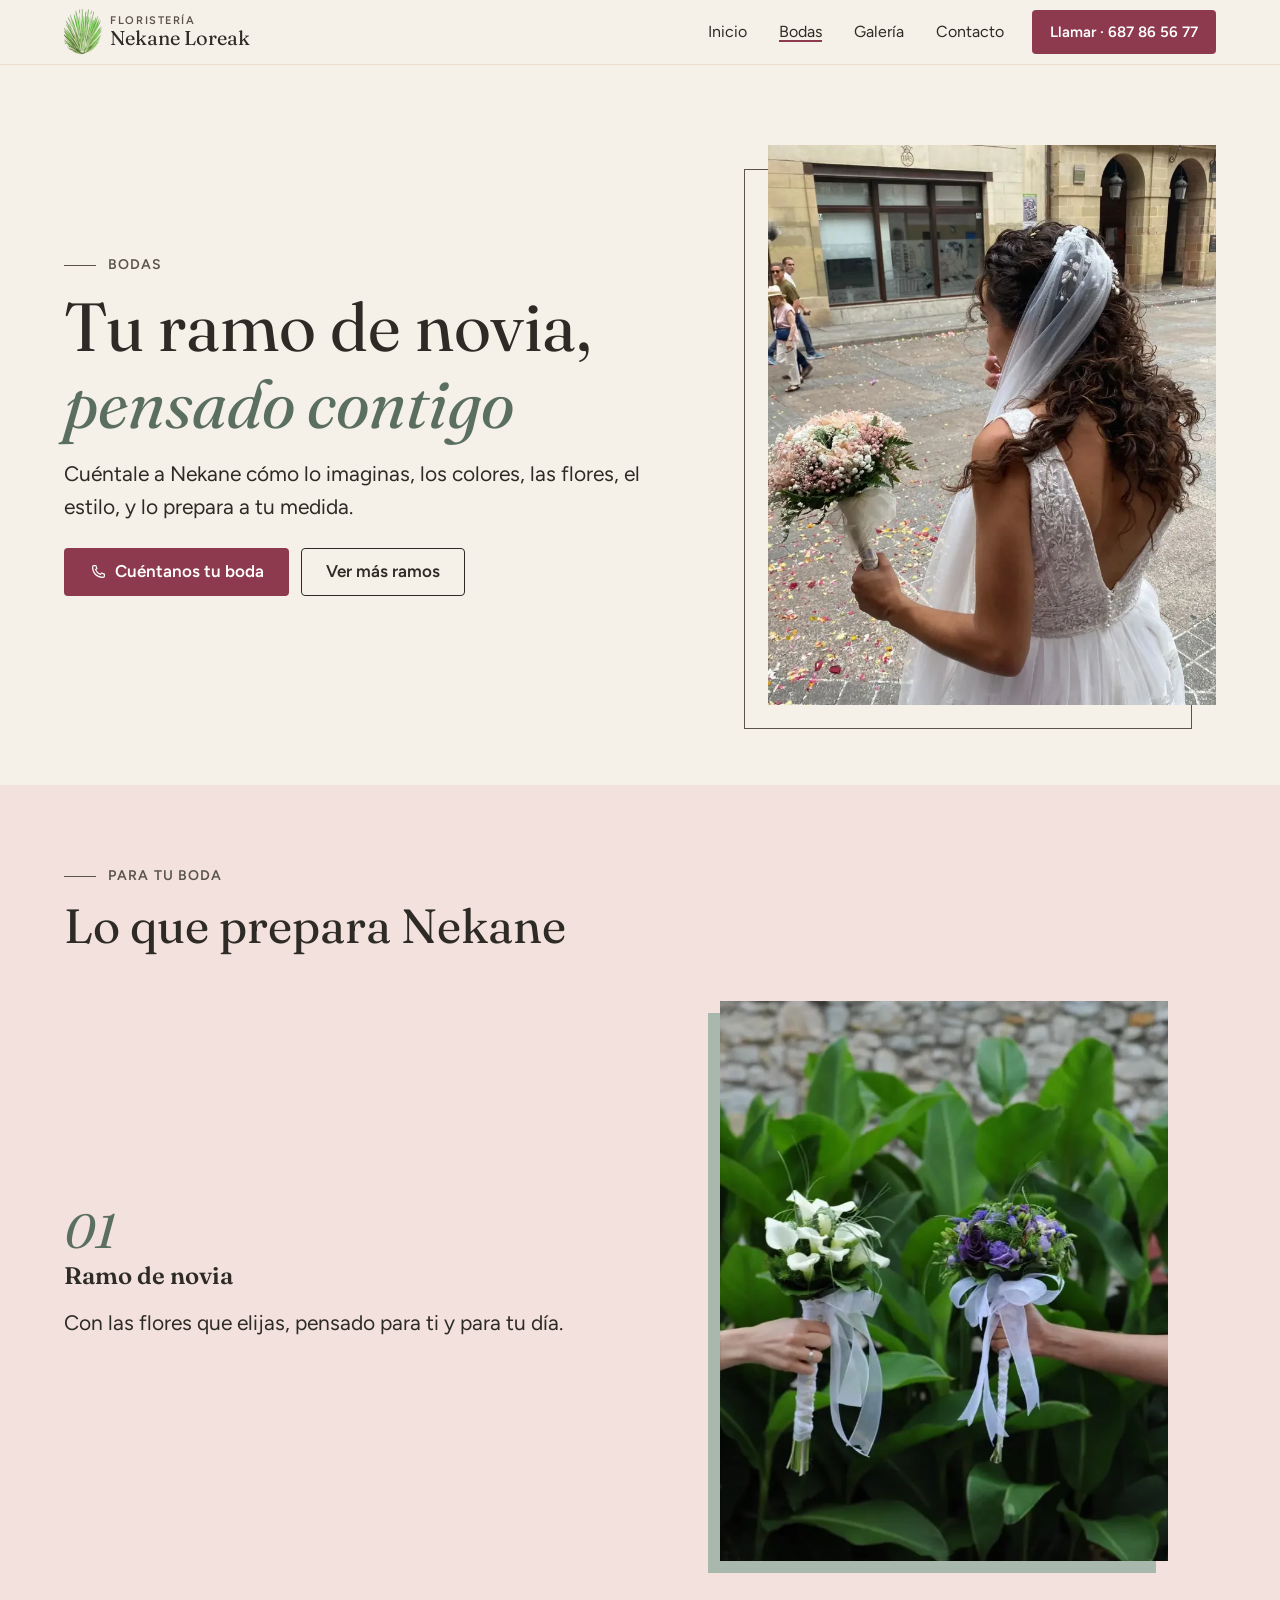
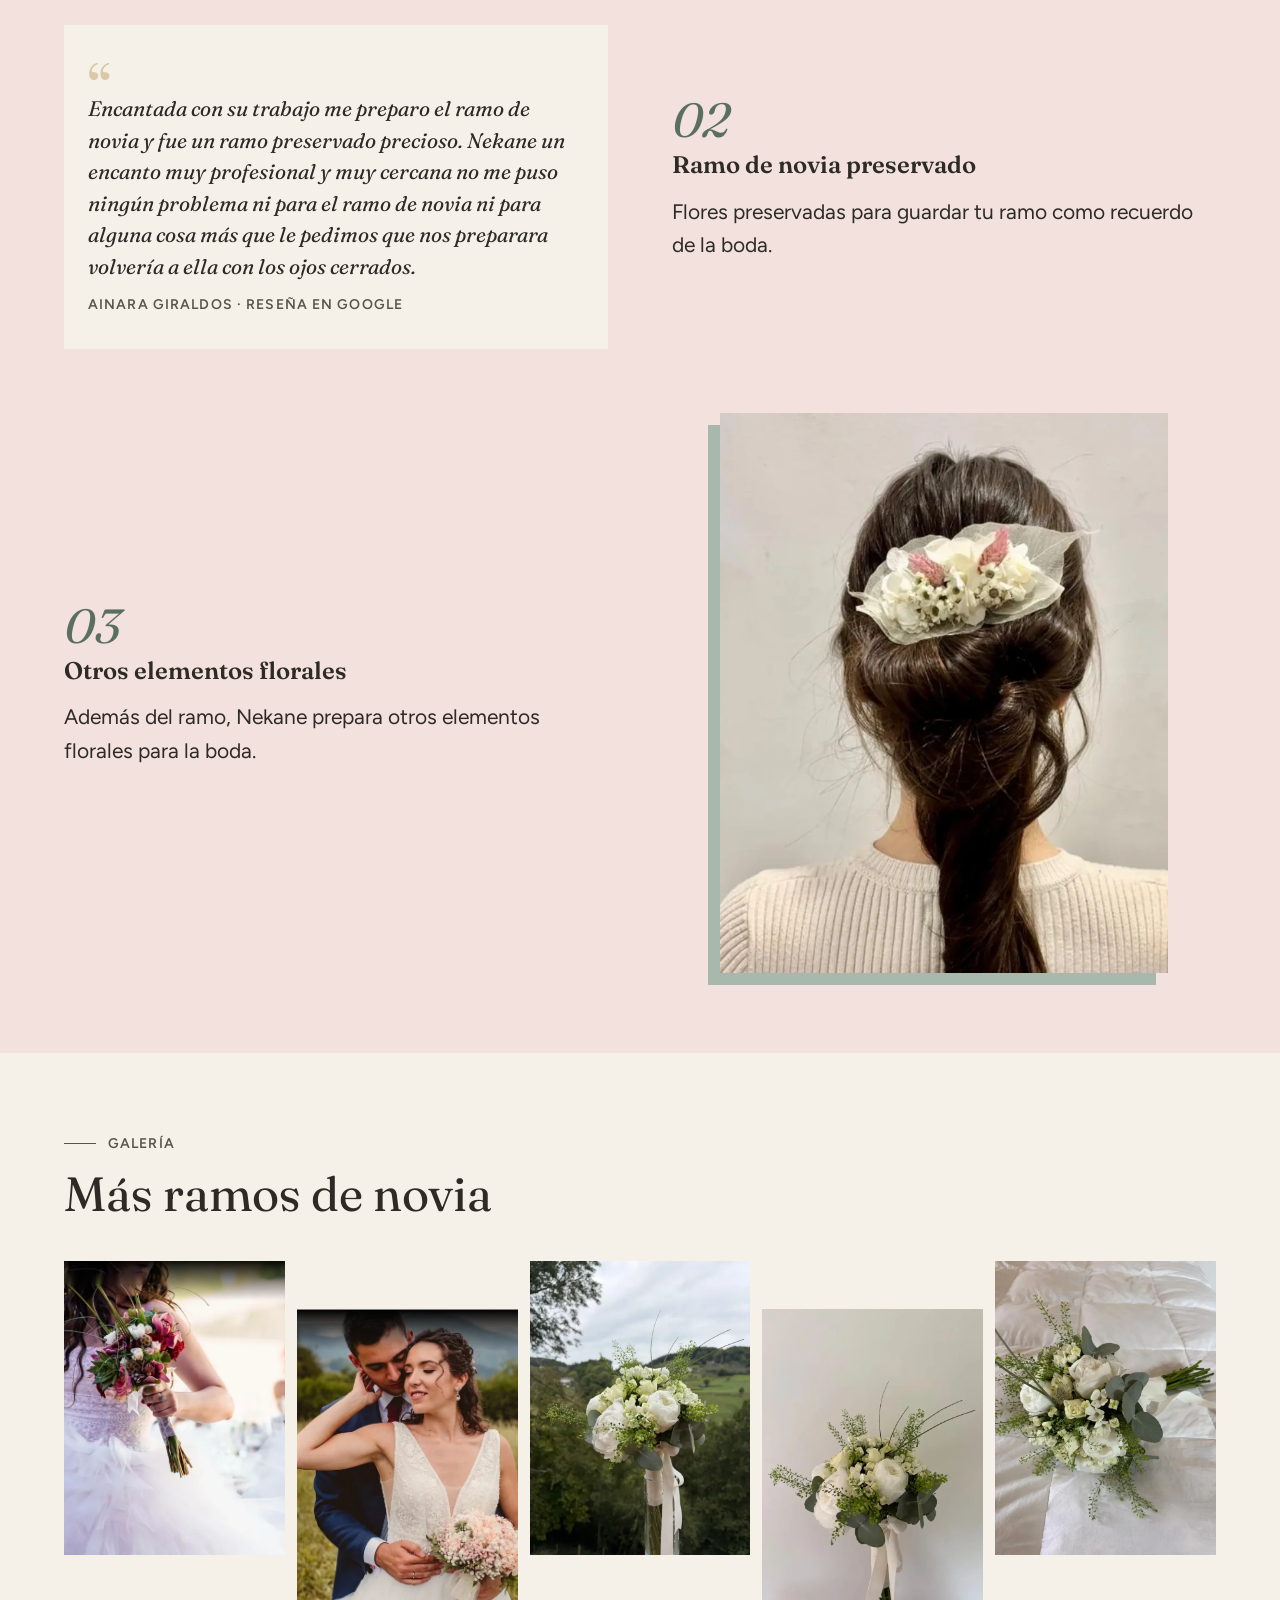
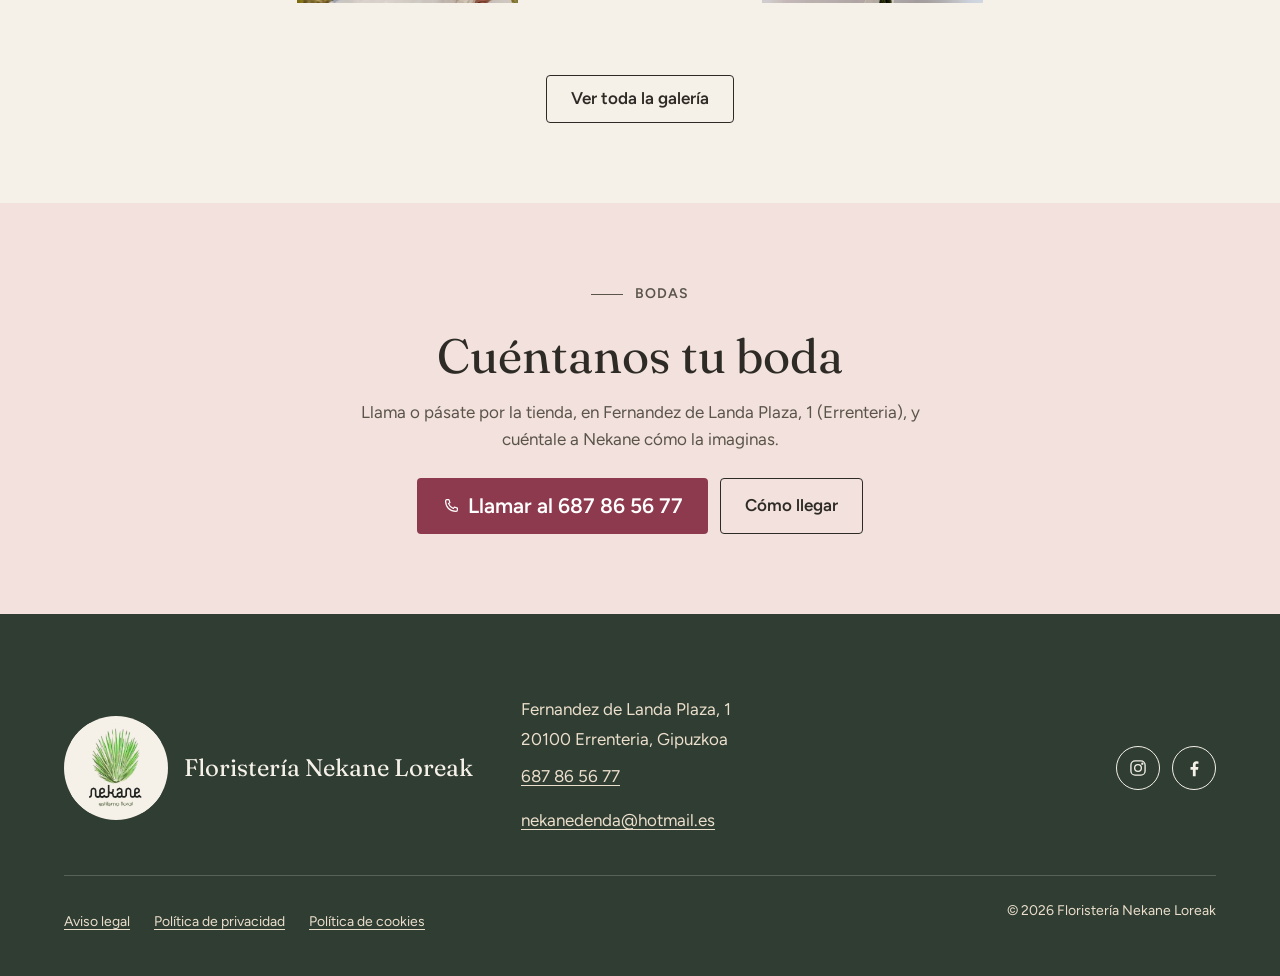
<file: v2/bodas.html>
<!doctype html>
<html lang="es">
<head>
  <meta charset="utf-8">
  <!-- Versión 2 (varias páginas). La one-page está en ../index.html. -->
  <meta name="viewport" content="width=device-width, initial-scale=1">
  <!-- Demo privada: que ningún buscador la indexe mientras no sea la web real. -->
  <meta name="robots" content="noindex, nofollow">
  <title>Bodas · Floristería Nekane Loreak</title>
  <meta name="description" content="Ramos de novia, ramos de novia preservados y otros elementos florales para tu boda. Floristería Nekane Loreak, en Errenteria.">
  <meta name="theme-color" content="#F6F1E8">
  <link rel="icon" href="../imagenes/logo.webp" type="image/webp">

  <!-- Google Fonts: preconnect para adelantar la conexión y display=swap para
       que el texto se vea con la fuente de sistema mientras carga.
       Solo los pesos que se usan: Fraunces 400, 400 cursiva y 600; Figtree 400 y 600. -->
  <link rel="preconnect" href="https://fonts.googleapis.com">
  <link rel="preconnect" href="https://fonts.gstatic.com" crossorigin>
  <link rel="stylesheet" href="https://fonts.googleapis.com/css2?family=Fraunces:ital,opsz,wght@0,9..144,400;0,9..144,600;1,9..144,400&amp;family=Figtree:wght@400;600&amp;display=swap">

  <link rel="stylesheet" href="styles.css">
  <script src="main.js" defer></script>
</head>
<body>
  <a class="saltar" href="#contenido">Saltar al contenido</a>

  <!-- ============================ CABECERA ============================ -->
  <header class="cabecera">
    <!-- El logo es cuadrado (palmera + nombre + lema): a tamaño de cabecera el
         nombre no se leería. Aquí se muestra solo la palmera, recortada por CSS,
         y el nombre en texto. El logo completo va en el pie. -->
    <a class="cabecera__marca" href="index.html">
      <span class="cabecera__simbolo">
        <img src="../imagenes/logo.webp" width="1200" height="1200" alt="">
      </span>
      <span class="cabecera__nombre">
        <span class="cabecera__tipo">Floristería</span>
        Nekane Loreak
      </span>
    </a>

    <!-- Orden en el HTML: Llamar, Menú y el panel del menú justo después del
         botón, para que con el tabulador se entre en el menú al abrirlo.
         En escritorio el CSS coloca los enlaces antes del botón Llamar. -->
    <a class="cabecera__llamar" href="tel:+34687865677">
      Llamar<span class="cabecera__numero">&nbsp;· 687 86 56 77</span>
    </a>

    <!-- Solo el icono de tres rayas: aria-label="Menú" le da el nombre que
         anuncia el lector de pantalla. El estado abierto/cerrado lo comunica
         aria-expanded, y el CSS se apoya en él. -->
    <button class="cabecera__menu" type="button" aria-label="Menú" aria-expanded="false" aria-controls="menu-principal">
      <span class="cabecera__icono" aria-hidden="true"><span></span><span></span><span></span></span>
    </button>

    <nav class="menu" id="menu-principal" aria-label="Principal">
      <ul class="menu__lista">
        <li><a href="index.html">Inicio</a></li>
        <li><a href="bodas.html" aria-current="page">Bodas</a></li>
        <li><a href="galeria.html">Galería</a></li>
        <li><a href="contacto.html">Contacto</a></li>
      </ul>
    </nav>
  </header>

  <main id="contenido">

    <!-- ============================ CABECERA DE LA PÁGINA ============================ -->
    <!-- Mismo componente que la portada del Inicio (.inicio): en móvil la foto
         va de fondo con el texto encima; en escritorio, enmarcada a la derecha. -->
    <section class="seccion inicio inicio--suave" id="inicio" aria-labelledby="inicio-titulo">
      <div class="inicio__texto">
        <p class="antetitulo">Bodas</p>
        <h1 id="inicio-titulo">Tu ramo de novia, <em>pensado contigo</em></h1>
        <p class="entradilla">
          Cuéntale a Nekane cómo lo imaginas, los colores, las flores, el estilo,
          y lo prepara a tu medida.
        </p>
        <div class="acciones">
          <a class="boton boton--llamar" href="tel:+34687865677"><svg class="icono" viewBox="0 0 24 24" aria-hidden="true" focusable="false"><path d="M6.6 3.5h2.6l1.4 4-1.9 1.3a11.5 11.5 0 0 0 6.5 6.5l1.3-1.9 4 1.4v2.6c0 1-.8 1.8-1.8 1.8C10.4 19.2 4.8 13.6 4.8 5.3c0-1 .8-1.8 1.8-1.8z"/></svg>Cuéntanos tu boda<span class="oculto"> (llamar al 687 86 56 77)</span></a>
          <a class="boton boton--secundario" href="#galeria">Ver más ramos</a>
        </div>
      </div>

      <figure class="inicio__figura">
        <!-- Primera imagen visible: sin loading="lazy" y con prioridad alta.
             Encuadre centrado: se ve a la novia y parte del ramo. Contraste del
             texto medido sobre la foto con el velo suave. -->
        <img class="inicio__foto" src="../imagenes/ramo-boda8.webp" width="922" height="925" fetchpriority="high"
             alt="Novia de espaldas, con velo y un ramo de flores rosas y blancas, en una calle con pétalos en el suelo">
      </figure>
    </section>

    <!-- ============================ LO QUE PREPARA NEKANE ============================ -->
    <!-- Los tres servicios confirmados, numerados y en zigzag en escritorio.
         El ramo preservado va con la reseña de Ainara (literal y completa,
         reseña 08 de NEGOCIO.md) en lugar de una foto: no sabemos cuál de los
         ramos de las fotos es preservado y no se afirma. -->
    <section class="seccion ramos-novia" id="ramos" aria-labelledby="ramos-titulo">
      <div class="ramos-novia__intro">
        <p class="antetitulo">Para tu boda</p>
        <h2 id="ramos-titulo">Lo que prepara Nekane</h2>
      </div>

      <ol class="ramos-novia__lista">
        <li class="ramo-bloque">
          <div class="ramo-bloque__texto">
            <h3>Ramo de novia</h3>
            <p>Con las flores que elijas, pensado para ti y para tu día.</p>
          </div>
          <img class="ramo-bloque__foto" src="../imagenes/ramo-boda7.webp" width="925" height="925" loading="lazy"
               alt="Dos manos sosteniendo dos ramos, uno de calas blancas y otro de flores lilas, con lazos blancos">
        </li>

        <li class="ramo-bloque">
          <div class="ramo-bloque__texto">
            <h3>Ramo de novia preservado</h3>
            <p>Flores preservadas para guardar tu ramo como recuerdo de la boda.</p>
          </div>
          <figure class="resena ramo-bloque__resena">
            <blockquote>
              <p>Encantada con su trabajo me preparo el ramo de novia y fue un ramo preservado precioso. Nekane un encanto muy profesional y muy cercana no me puso ningún problema ni para el ramo de novia ni para alguna cosa más que le pedimos que nos preparara volvería a ella con los ojos cerrados.</p>
            </blockquote>
            <figcaption><cite>AINARA GIRALDOS</cite> · reseña en Google</figcaption>
          </figure>
        </li>

        <li class="ramo-bloque">
          <div class="ramo-bloque__texto">
            <h3>Otros elementos florales</h3>
            <p>Además del ramo, Nekane prepara otros elementos florales para la boda.</p>
          </div>
          <img class="ramo-bloque__foto" src="../imagenes/ramo-deco5.webp" width="741" height="856" loading="lazy"
               alt="Tocado de flores secas blancas y rosas en un recogido de pelo">
        </li>
      </ol>
    </section>

    <!-- ============================ MÁS RAMOS (galería) ============================ -->
    <section class="seccion mas-ramos" id="galeria" aria-labelledby="galeria-titulo">
      <div class="mas-ramos__intro">
        <p class="antetitulo">Galería</p>
        <h2 id="galeria-titulo">Más ramos de novia</h2>
      </div>

      <!-- Galería deslizable (mismo componente que en la one-page): cada foto
           abre el visor; flechas superpuestas que aparecen según la posición. -->
      <div class="galeria__marco">
        <ul class="galeria" id="galeria-bodas" aria-label="Más fotos de bodas">
            <li><a class="galeria__enlace" href="../imagenes/ramo-boda5.webp">
              <img src="../imagenes/ramo-boda5.webp" width="692" height="628" loading="lazy"
                   alt="Novia con vestido de tul sosteniendo un ramo de orquídeas, rosas y flores rojas">
            </a></li>
            <li><a class="galeria__enlace" href="../imagenes/ramo-boda6.webp">
              <img src="../imagenes/ramo-boda6.webp" width="635" height="635" loading="lazy"
                   alt="Pareja de novios en el campo; la novia sostiene un ramo redondo de flores blancas y rosa pálido">
            </a></li>
            <li><a class="galeria__enlace" href="../imagenes/ramo-boda2.webp">
              <img src="../imagenes/ramo-boda2.webp" width="694" height="926" loading="lazy"
                   alt="Ramo de novia de peonías blancas, eucalipto y espigas verdes, con lazo de seda, frente a montes verdes">
            </a></li>
            <li><a class="galeria__enlace" href="../imagenes/ramo-boda3.webp">
              <img src="../imagenes/ramo-boda3.webp" width="691" height="927" loading="lazy"
                   alt="Ramo de novia blanco con eucalipto y lazo, sobre una pared clara">
            </a></li>
            <li><a class="galeria__enlace" href="../imagenes/ramo-boda4.webp">
              <img src="../imagenes/ramo-boda4.webp" width="694" height="929" loading="lazy"
                   alt="Ramo de novia de peonías, rosas y eucalipto tumbado sobre una colcha blanca">
            </a></li>
        </ul>
        <button class="flecha flecha--anterior galeria__flecha" type="button" data-direccion="-1" aria-controls="galeria-bodas" aria-label="Foto anterior" hidden>
          <svg viewBox="0 0 24 24" aria-hidden="true" focusable="false"><path d="M9 5.5c2.6 2.6 4.6 4.6 6.5 6.5-1.9 1.9-3.9 3.9-6.5 6.5"/></svg>
        </button>
        <button class="flecha galeria__flecha" type="button" data-direccion="1" aria-controls="galeria-bodas" aria-label="Foto siguiente" hidden>
          <svg viewBox="0 0 24 24" aria-hidden="true" focusable="false"><path d="M9 5.5c2.6 2.6 4.6 4.6 6.5 6.5-1.9 1.9-3.9 3.9-6.5 6.5"/></svg>
        </button>
      </div>

      <!-- Después de las fotos: invitación a ver la galería completa. -->
      <div class="mas-ramos__accion">
        <a class="boton boton--secundario" href="galeria.html">Ver toda la galería</a>
      </div>
    </section>

    <!-- ============================ LLAMADA FINAL ============================ -->
    <section class="seccion llamada-final" id="pide" aria-labelledby="pide-titulo">
      <p class="antetitulo">Bodas</p>
      <h2 id="pide-titulo">Cuéntanos tu boda</h2>
      <p>
        Llama o pásate por la tienda, en Fernandez de Landa Plaza, 1 (Errenteria),
        y cuéntale a Nekane cómo la imaginas.
      </p>
      <div class="acciones">
        <a class="boton boton--llamar boton--grande" href="tel:+34687865677"><svg class="icono" viewBox="0 0 24 24" aria-hidden="true" focusable="false"><path d="M6.6 3.5h2.6l1.4 4-1.9 1.3a11.5 11.5 0 0 0 6.5 6.5l1.3-1.9 4 1.4v2.6c0 1-.8 1.8-1.8 1.8C10.4 19.2 4.8 13.6 4.8 5.3c0-1 .8-1.8 1.8-1.8z"/></svg>Llamar al 687 86 56 77</a>
        <a class="boton boton--secundario" href="contacto.html#donde">Cómo llegar</a>
      </div>
    </section>

  </main>

  <!-- ============================ PIE ============================ -->
  <footer class="pie">
    <!-- Logo completo dentro de un medallón crema: el logo tiene fondo blanco
         y sobre el verde del pie se vería un cuadrado; en el medallón, el
         blanco se funde con el crema (mix-blend-mode: multiply). -->
    <div class="pie__marca">
      <span class="pie__logo">
        <img src="../imagenes/logo.webp" width="1200" height="1200" loading="lazy" alt="Nekane, estilismo floral">
      </span>
      <p class="pie__nombre">Floristería Nekane Loreak</p>
    </div>

    <address class="pie__datos">
      Fernandez de Landa Plaza, 1<br>
      20100 Errenteria, Gipuzkoa<br>
      <a href="tel:+34687865677">687 86 56 77</a><br>
      <a href="mailto:nekanedenda@hotmail.es">nekanedenda@hotmail.es</a>
    </address>

    <ul class="redes pie__redes">
      <li><a class="red" href="https://www.instagram.com/loradendanekane/?hl=es" rel="noopener" target="_blank" aria-label="Instagram (se abre en otra pestaña)"><svg viewBox="0 0 24 24" aria-hidden="true" focusable="false"><rect x="3.5" y="3.5" width="17" height="17" rx="5"/><circle cx="12" cy="12" r="4"/><circle cx="17.2" cy="6.8" r="0.6" fill="currentColor"/></svg></a></li>
      <li><a class="red" href="https://www.facebook.com/FloristeriaNekaneIrazu/?locale=es_ES" rel="noopener" target="_blank" aria-label="Facebook (se abre en otra pestaña)"><svg viewBox="0 0 24 24" aria-hidden="true" focusable="false"><path class="relleno" d="M14 22v-8h2.8l.45-3.3H14V8.6c0-.95.27-1.6 1.63-1.6h1.74V4.05A23 23 0 0 0 14.84 3.9c-2.5 0-4.2 1.52-4.2 4.32v2.48H7.8V14h2.84v8z"/></svg></a></li>
    </ul>

    <div class="pie__final">
      <!-- Textos legales pendientes: los aporta el negocio. -->
      <ul class="pie__legal">
        <li><a href="pendiente.html">Aviso legal</a></li>
        <li><a href="pendiente.html">Política de privacidad</a></li>
        <li><a href="pendiente.html">Política de cookies</a></li>
      </ul>
      <p class="pie__copy">© 2026 Floristería Nekane Loreak</p>
    </div>
  </footer>

</body>
</html>
</file>
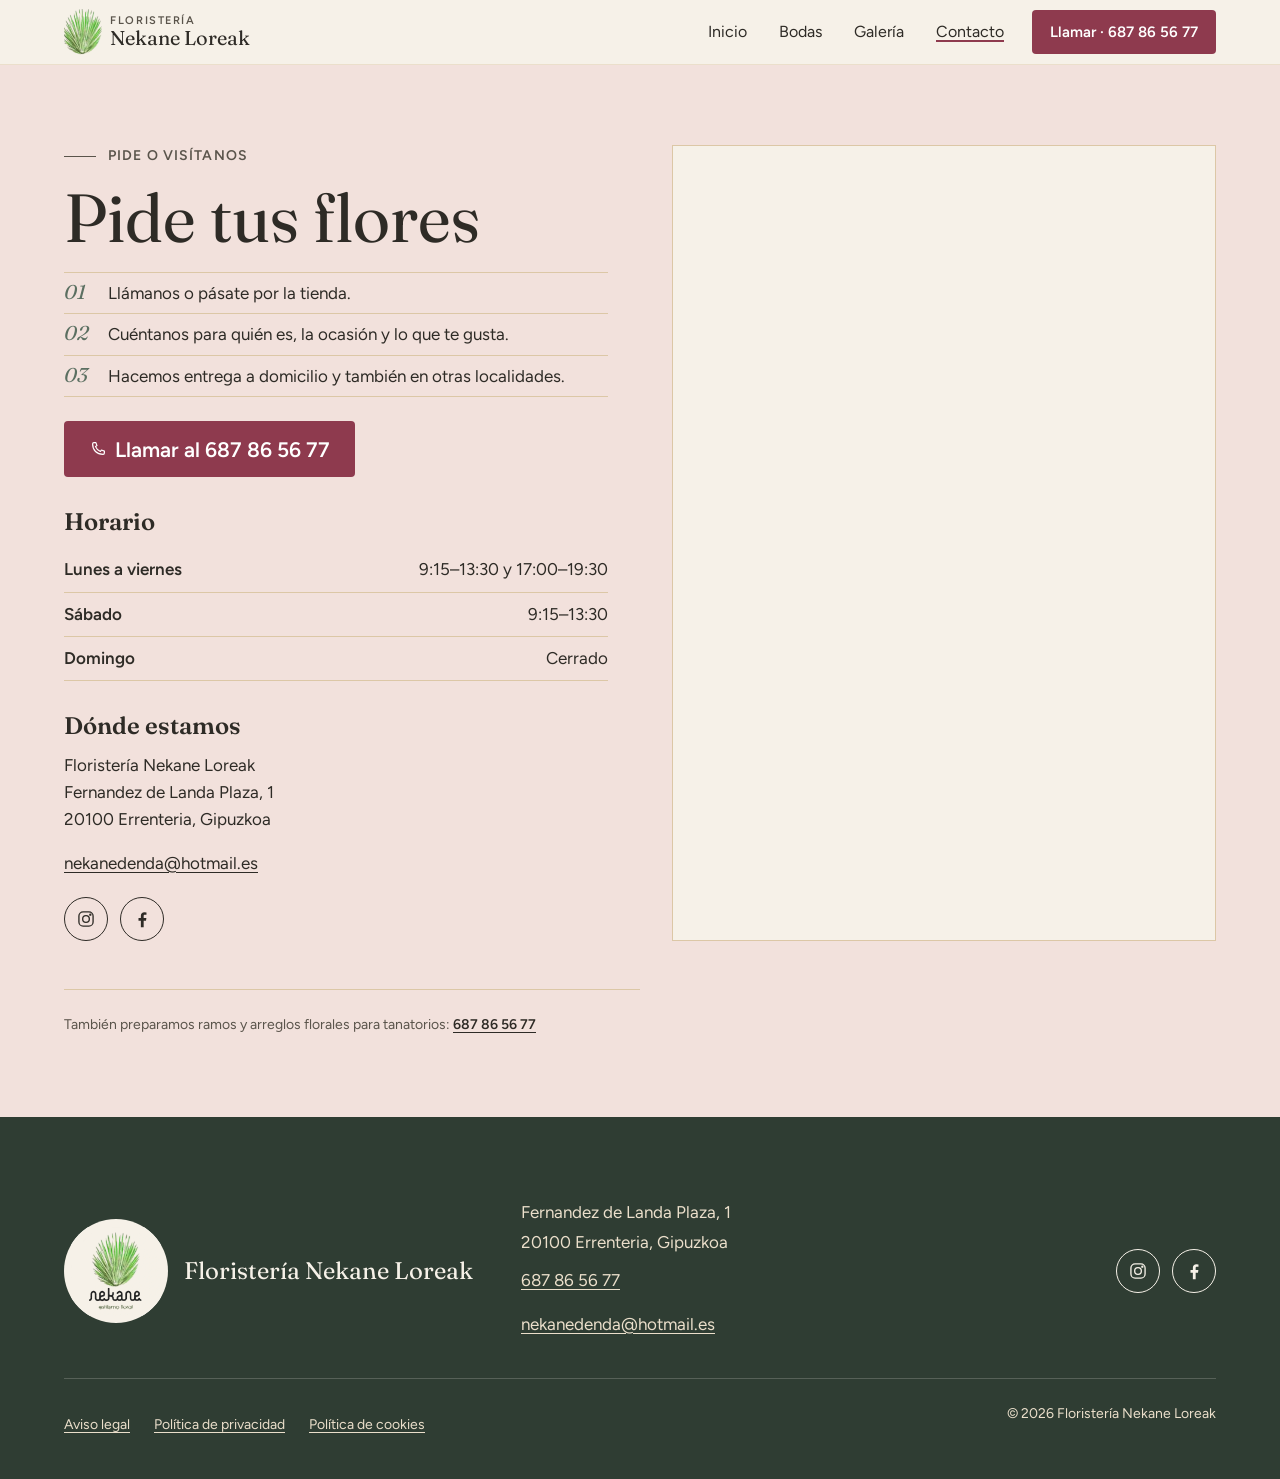
<file: v2/contacto.html>
<!doctype html>
<html lang="es">
<head>
  <meta charset="utf-8">
  <!-- Versión 2 (varias páginas). La one-page está en ../index.html. -->
  <meta name="viewport" content="width=device-width, initial-scale=1">
  <!-- Demo privada: que ningún buscador la indexe mientras no sea la web real. -->
  <meta name="robots" content="noindex, nofollow">
  <title>Contacto · Floristería Nekane Loreak</title>
  <meta name="description" content="Pide tus flores por teléfono (687 86 56 77) o en la tienda: Fernandez de Landa Plaza, 1, Errenteria. Horario, dirección y mapa.">
  <meta name="theme-color" content="#F6F1E8">
  <link rel="icon" href="../imagenes/logo.webp" type="image/webp">

  <!-- Google Fonts: preconnect para adelantar la conexión y display=swap para
       que el texto se vea con la fuente de sistema mientras carga.
       Solo los pesos que se usan: Fraunces 400, 400 cursiva y 600; Figtree 400 y 600. -->
  <link rel="preconnect" href="https://fonts.googleapis.com">
  <link rel="preconnect" href="https://fonts.gstatic.com" crossorigin>
  <link rel="stylesheet" href="https://fonts.googleapis.com/css2?family=Fraunces:ital,opsz,wght@0,9..144,400;0,9..144,600;1,9..144,400&amp;family=Figtree:wght@400;600&amp;display=swap">

  <link rel="stylesheet" href="styles.css">
  <script src="main.js" defer></script>
</head>
<body>
  <a class="saltar" href="#contenido">Saltar al contenido</a>

  <!-- ============================ CABECERA ============================ -->
  <header class="cabecera">
    <!-- El logo es cuadrado (palmera + nombre + lema): a tamaño de cabecera el
         nombre no se leería. Aquí se muestra solo la palmera, recortada por CSS,
         y el nombre en texto. El logo completo va en el pie. -->
    <a class="cabecera__marca" href="index.html">
      <span class="cabecera__simbolo">
        <img src="../imagenes/logo.webp" width="1200" height="1200" alt="">
      </span>
      <span class="cabecera__nombre">
        <span class="cabecera__tipo">Floristería</span>
        Nekane Loreak
      </span>
    </a>

    <!-- Orden en el HTML: Llamar, Menú y el panel del menú justo después del
         botón, para que con el tabulador se entre en el menú al abrirlo.
         En escritorio el CSS coloca los enlaces antes del botón Llamar. -->
    <a class="cabecera__llamar" href="tel:+34687865677">
      Llamar<span class="cabecera__numero">&nbsp;· 687 86 56 77</span>
    </a>

    <!-- Solo el icono de tres rayas: aria-label="Menú" le da el nombre que
         anuncia el lector de pantalla. El estado abierto/cerrado lo comunica
         aria-expanded, y el CSS se apoya en él. -->
    <button class="cabecera__menu" type="button" aria-label="Menú" aria-expanded="false" aria-controls="menu-principal">
      <span class="cabecera__icono" aria-hidden="true"><span></span><span></span><span></span></span>
    </button>

    <nav class="menu" id="menu-principal" aria-label="Principal">
      <ul class="menu__lista">
        <li><a href="index.html">Inicio</a></li>
        <li><a href="bodas.html">Bodas</a></li>
        <li><a href="galeria.html">Galería</a></li>
        <li><a href="contacto.html" aria-current="page">Contacto</a></li>
      </ul>
    </nav>
  </header>

  <main id="contenido">

    <!-- ============================ CONTACTO: PIDE O VISÍTANOS ============================ -->
    <!-- Misma sección de Contacto que la one-page, como página: título h1,
         mapa más grande y la línea de tanatorios al final. -->
    <section class="seccion contacto contacto--pagina" id="contacto" aria-labelledby="contacto-titulo">
      <div class="contacto__datos">
        <p class="antetitulo">Pide o visítanos</p>
        <h1 id="contacto-titulo">Pide tus flores</h1>

        <!-- Cómo pedir, entre el título y el botón de llamada. El título
             "Pide tus flores" ya la presenta: el nombre queda en aria-label. -->
        <ol class="pedir" aria-label="Cómo pedir">
          <li>Llámanos o pásate por la tienda.</li>
          <li>Cuéntanos para quién es, la ocasión y lo que te gusta.</li>
          <li>Hacemos entrega a domicilio y también en otras localidades.</li>
        </ol>

        <a class="boton boton--llamar boton--grande" href="tel:+34687865677"><svg class="icono" viewBox="0 0 24 24" aria-hidden="true" focusable="false"><path d="M6.6 3.5h2.6l1.4 4-1.9 1.3a11.5 11.5 0 0 0 6.5 6.5l1.3-1.9 4 1.4v2.6c0 1-.8 1.8-1.8 1.8C10.4 19.2 4.8 13.6 4.8 5.3c0-1 .8-1.8 1.8-1.8z"/></svg>Llamar al 687 86 56 77</a>

        <!-- h2 (no h3): en esta página el título principal es el h1. -->
        <h2 class="contacto__subtitulo">Horario</h2>
        <dl class="horario">
          <div><dt>Lunes a viernes</dt><dd>9:15–13:30 y 17:00–19:30</dd></div>
          <div><dt>Sábado</dt><dd>9:15–13:30</dd></div>
          <div><dt>Domingo</dt><dd>Cerrado</dd></div>
        </dl>

        <!-- Destino de los botones "Cómo llegar" de las demás páginas. -->
        <h2 class="contacto__subtitulo" id="donde">Dónde estamos</h2>
        <address class="contacto__direccion">
          <p>
            Floristería Nekane Loreak<br>
            Fernandez de Landa Plaza, 1<br>
            20100 Errenteria, Gipuzkoa
          </p>
          <p><a href="mailto:nekanedenda@hotmail.es">nekanedenda@hotmail.es</a></p>
        </address>

        <ul class="redes">
          <li><a class="red" href="https://www.instagram.com/loradendanekane/?hl=es" rel="noopener" target="_blank" aria-label="Instagram (se abre en otra pestaña)"><svg viewBox="0 0 24 24" aria-hidden="true" focusable="false"><rect x="3.5" y="3.5" width="17" height="17" rx="5"/><circle cx="12" cy="12" r="4"/><circle cx="17.2" cy="6.8" r="0.6" fill="currentColor"/></svg></a></li>
          <li><a class="red" href="https://www.facebook.com/FloristeriaNekaneIrazu/?locale=es_ES" rel="noopener" target="_blank" aria-label="Facebook (se abre en otra pestaña)"><svg viewBox="0 0 24 24" aria-hidden="true" focusable="false"><path class="relleno" d="M14 22v-8h2.8l.45-3.3H14V8.6c0-.95.27-1.6 1.63-1.6h1.74V4.05A23 23 0 0 0 14.84 3.9c-2.5 0-4.2 1.52-4.2 4.32v2.48H7.8V14h2.84v8z"/></svg></a></li>
        </ul>
      </div>

      <div class="contacto__mapa">
        <!-- referrerpolicy: solo se envía el origen de la web a Google, no la URL completa. -->
        <iframe
          src="https://www.google.com/maps?q=Fernandez%20de%20Landa%20Plaza%2C%201%2C%2020100%20Errenteria%2C%20Gipuzkoa&amp;output=embed"
          width="600" height="450" loading="lazy"
          referrerpolicy="strict-origin-when-cross-origin"
          title="Mapa de Google con la ubicación de Floristería Nekane Loreak en Fernandez de Landa Plaza, 1, Errenteria"></iframe>
      </div>

      <!-- Tanatorios: una línea discreta al final, con el teléfono a mano. -->
      <p class="contacto__nota">
        También preparamos ramos y arreglos florales para tanatorios:
        <a href="tel:+34687865677">687 86 56 77</a>
      </p>
    </section>

  </main>

  <!-- ============================ PIE ============================ -->
  <footer class="pie">
    <!-- Logo completo dentro de un medallón crema: el logo tiene fondo blanco
         y sobre el verde del pie se vería un cuadrado; en el medallón, el
         blanco se funde con el crema (mix-blend-mode: multiply). -->
    <div class="pie__marca">
      <span class="pie__logo">
        <img src="../imagenes/logo.webp" width="1200" height="1200" loading="lazy" alt="Nekane, estilismo floral">
      </span>
      <p class="pie__nombre">Floristería Nekane Loreak</p>
    </div>

    <address class="pie__datos">
      Fernandez de Landa Plaza, 1<br>
      20100 Errenteria, Gipuzkoa<br>
      <a href="tel:+34687865677">687 86 56 77</a><br>
      <a href="mailto:nekanedenda@hotmail.es">nekanedenda@hotmail.es</a>
    </address>

    <ul class="redes pie__redes">
      <li><a class="red" href="https://www.instagram.com/loradendanekane/?hl=es" rel="noopener" target="_blank" aria-label="Instagram (se abre en otra pestaña)"><svg viewBox="0 0 24 24" aria-hidden="true" focusable="false"><rect x="3.5" y="3.5" width="17" height="17" rx="5"/><circle cx="12" cy="12" r="4"/><circle cx="17.2" cy="6.8" r="0.6" fill="currentColor"/></svg></a></li>
      <li><a class="red" href="https://www.facebook.com/FloristeriaNekaneIrazu/?locale=es_ES" rel="noopener" target="_blank" aria-label="Facebook (se abre en otra pestaña)"><svg viewBox="0 0 24 24" aria-hidden="true" focusable="false"><path class="relleno" d="M14 22v-8h2.8l.45-3.3H14V8.6c0-.95.27-1.6 1.63-1.6h1.74V4.05A23 23 0 0 0 14.84 3.9c-2.5 0-4.2 1.52-4.2 4.32v2.48H7.8V14h2.84v8z"/></svg></a></li>
    </ul>

    <div class="pie__final">
      <!-- Textos legales pendientes: los aporta el negocio. -->
      <ul class="pie__legal">
        <li><a href="pendiente.html">Aviso legal</a></li>
        <li><a href="pendiente.html">Política de privacidad</a></li>
        <li><a href="pendiente.html">Política de cookies</a></li>
      </ul>
      <p class="pie__copy">© 2026 Floristería Nekane Loreak</p>
    </div>
  </footer>

</body>
</html>
</file>
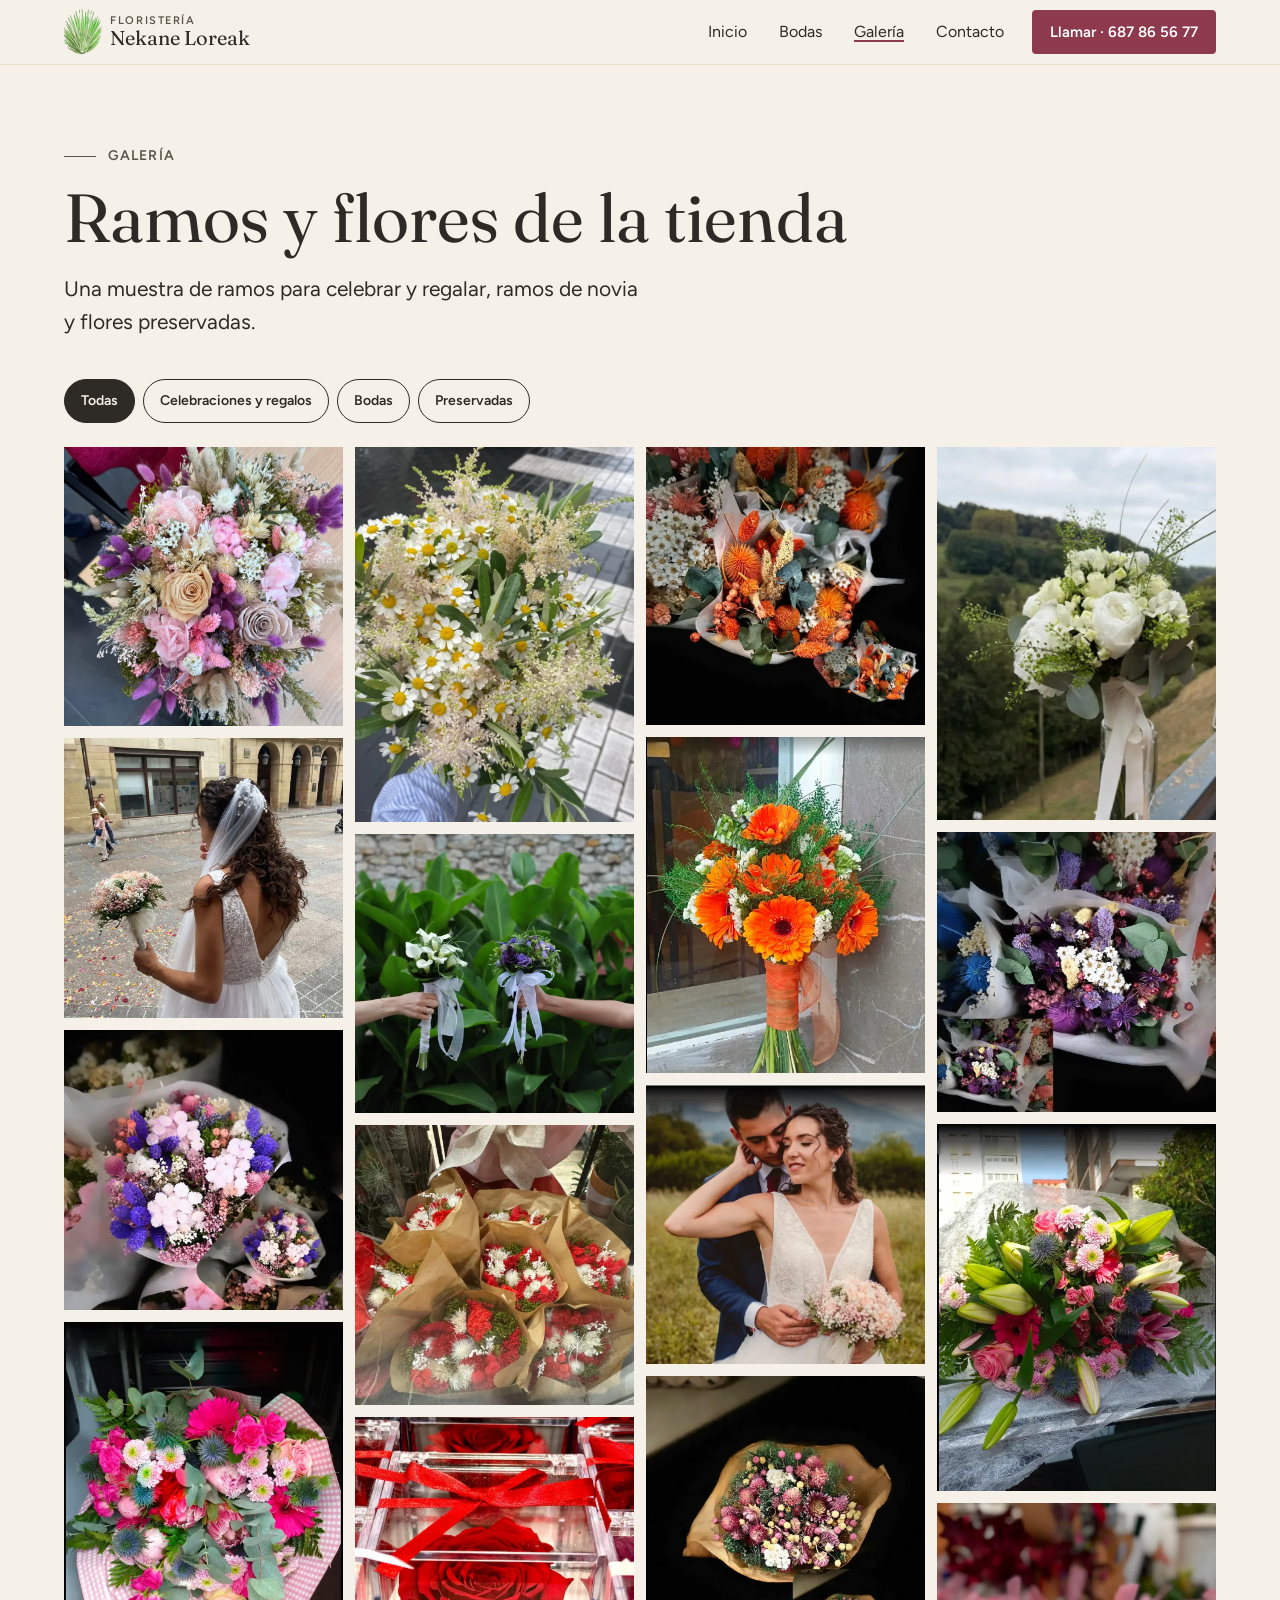
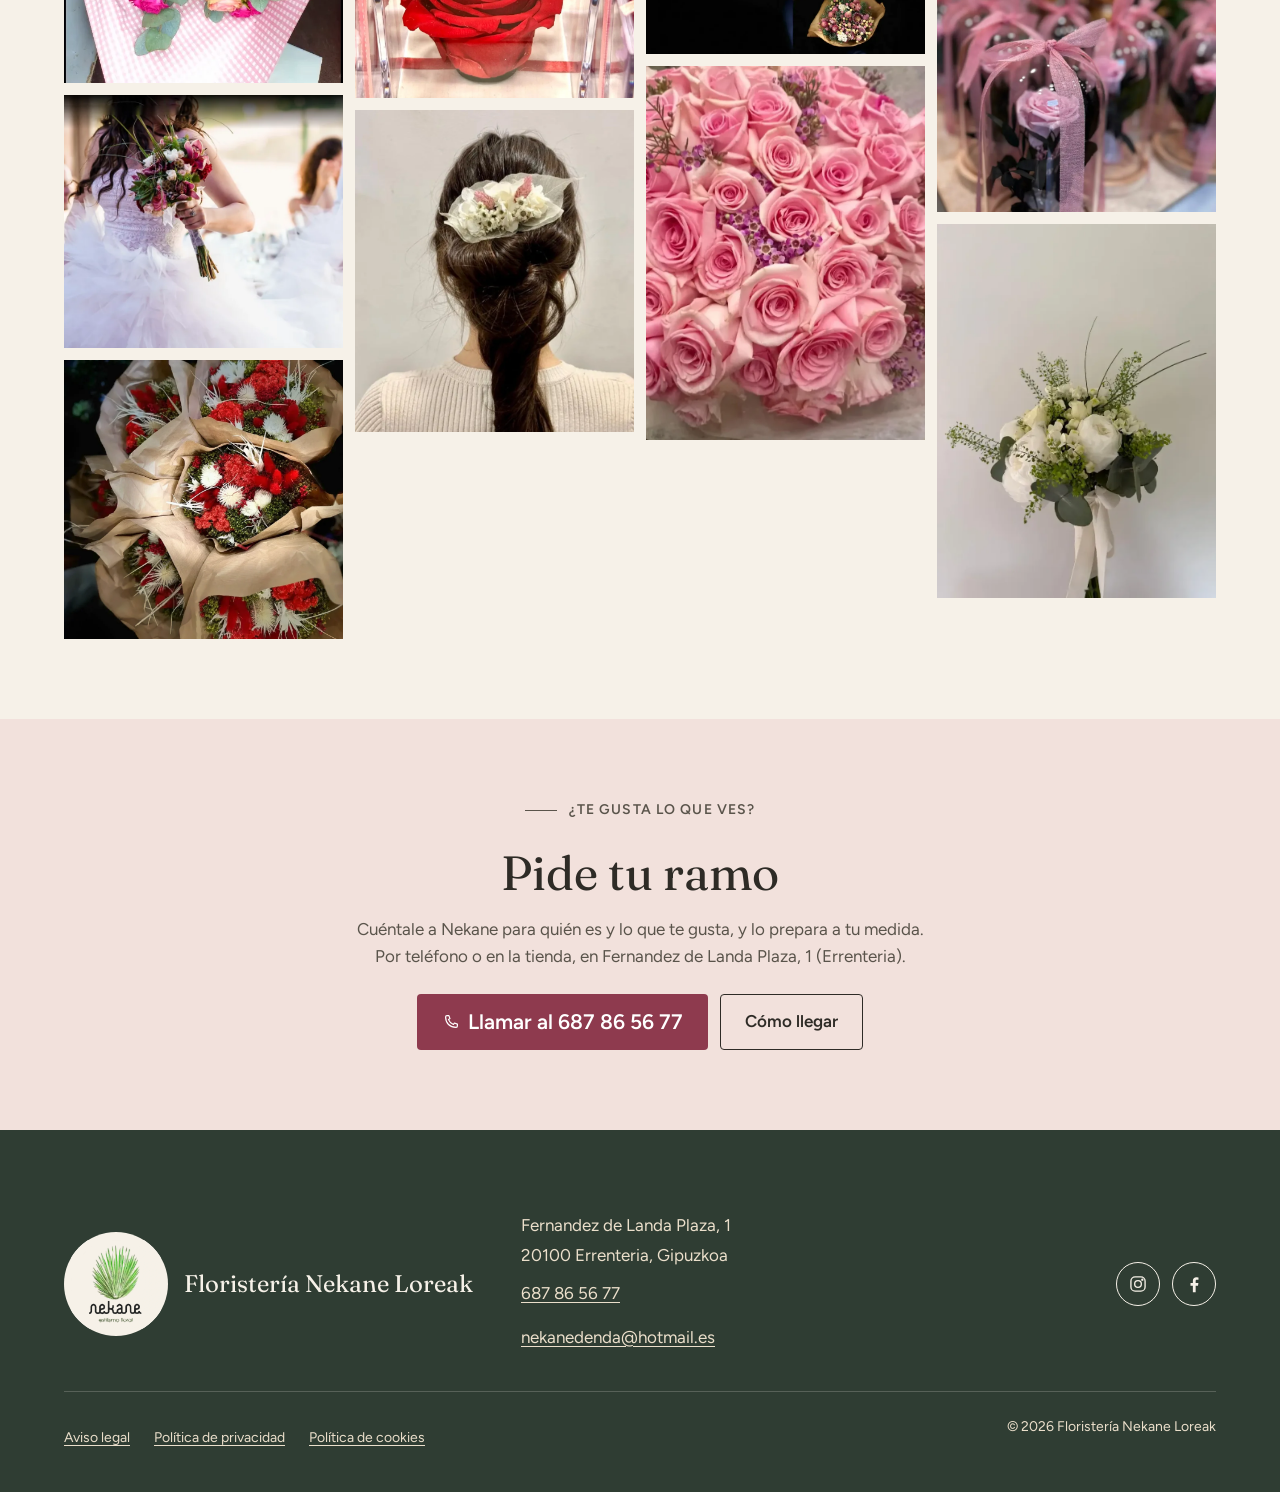
<file: v2/galeria.html>
<!doctype html>
<html lang="es">
<head>
  <meta charset="utf-8">
  <!-- Versión 2 (varias páginas). La one-page está en ../index.html. -->
  <meta name="viewport" content="width=device-width, initial-scale=1">
  <!-- Demo privada: que ningún buscador la indexe mientras no sea la web real. -->
  <meta name="robots" content="noindex, nofollow">
  <title>Galería · Floristería Nekane Loreak</title>
  <meta name="description" content="Fotos de ramos, flores preservadas y trabajos de bodas de Floristería Nekane Loreak, en Errenteria.">
  <meta name="theme-color" content="#F6F1E8">
  <link rel="icon" href="../imagenes/logo.webp" type="image/webp">

  <!-- Google Fonts: preconnect para adelantar la conexión y display=swap para
       que el texto se vea con la fuente de sistema mientras carga.
       Solo los pesos que se usan: Fraunces 400, 400 cursiva y 600; Figtree 400 y 600. -->
  <link rel="preconnect" href="https://fonts.googleapis.com">
  <link rel="preconnect" href="https://fonts.gstatic.com" crossorigin>
  <link rel="stylesheet" href="https://fonts.googleapis.com/css2?family=Fraunces:ital,opsz,wght@0,9..144,400;0,9..144,600;1,9..144,400&amp;family=Figtree:wght@400;600&amp;display=swap">

  <link rel="stylesheet" href="styles.css">
  <script src="main.js" defer></script>
</head>
<body>
  <a class="saltar" href="#contenido">Saltar al contenido</a>

  <!-- ============================ CABECERA ============================ -->
  <header class="cabecera">
    <!-- El logo es cuadrado (palmera + nombre + lema): a tamaño de cabecera el
         nombre no se leería. Aquí se muestra solo la palmera, recortada por CSS,
         y el nombre en texto. El logo completo va en el pie. -->
    <a class="cabecera__marca" href="index.html">
      <span class="cabecera__simbolo">
        <img src="../imagenes/logo.webp" width="1200" height="1200" alt="">
      </span>
      <span class="cabecera__nombre">
        <span class="cabecera__tipo">Floristería</span>
        Nekane Loreak
      </span>
    </a>

    <!-- Orden en el HTML: Llamar, Menú y el panel del menú justo después del
         botón, para que con el tabulador se entre en el menú al abrirlo.
         En escritorio el CSS coloca los enlaces antes del botón Llamar. -->
    <a class="cabecera__llamar" href="tel:+34687865677">
      Llamar<span class="cabecera__numero">&nbsp;· 687 86 56 77</span>
    </a>

    <!-- Solo el icono de tres rayas: aria-label="Menú" le da el nombre que
         anuncia el lector de pantalla. El estado abierto/cerrado lo comunica
         aria-expanded, y el CSS se apoya en él. -->
    <button class="cabecera__menu" type="button" aria-label="Menú" aria-expanded="false" aria-controls="menu-principal">
      <span class="cabecera__icono" aria-hidden="true"><span></span><span></span><span></span></span>
    </button>

    <nav class="menu" id="menu-principal" aria-label="Principal">
      <ul class="menu__lista">
        <li><a href="index.html">Inicio</a></li>
        <li><a href="bodas.html">Bodas</a></li>
        <li><a href="galeria.html" aria-current="page">Galería</a></li>
        <li><a href="contacto.html">Contacto</a></li>
      </ul>
    </nav>
  </header>

  <main id="contenido">

    <!-- ============================ GALERÍA ============================ -->
    <section class="seccion fotos" id="fotos" aria-labelledby="pagina-titulo">
      <div class="fotos__intro">
        <p class="antetitulo">Galería</p>
        <h1 id="pagina-titulo">Ramos y flores de la tienda</h1>
        <p class="entradilla">
          Una muestra de ramos para celebrar y regalar, ramos de novia y flores
          preservadas.
        </p>
      </div>

      <!-- Filtros: solo con JS (hidden hasta que main.js los activa); sin JS se
           ven todas las fotos. aria-pressed indica el filtro activo. -->
      <div class="filtros" role="group" aria-label="Filtrar fotos" hidden>
        <button class="filtros__boton" type="button" data-filtro="todas" aria-pressed="true">Todas</button>
        <button class="filtros__boton" type="button" data-filtro="celebraciones" aria-pressed="false">Celebraciones y regalos</button>
        <button class="filtros__boton" type="button" data-filtro="bodas" aria-pressed="false">Bodas</button>
        <button class="filtros__boton" type="button" data-filtro="preservadas" aria-pressed="false">Preservadas</button>
      </div>
      <p class="oculto" aria-live="polite" data-filtros-aviso></p>

      <!-- Mosaico de alturas naturales (cada foto con su proporción). Orden
           alterno entre categorías para que "Todas" se vea variada. Cada foto
           abre el visor, que recorre solo las fotos visibles del filtro. La
           primera visible no lleva loading="lazy". -->
      <ul class="mosaico-galeria" aria-label="Fotos de la tienda">
        <li data-categoria="celebraciones"><a class="galeria__enlace" href="../imagenes/flores-deco5.webp">
          <img src="../imagenes/flores-deco5.webp" width="925" height="927" fetchpriority="high"
               alt="Ramo redondo de rosas, flores secas y espigas en tonos rosa, malva y crema">
        </a></li>
        <li data-categoria="bodas"><a class="galeria__enlace" href="../imagenes/ramo-boda8.webp">
          <img src="../imagenes/ramo-boda8.webp" width="922" height="925" loading="lazy"
               alt="Novia de espaldas, con velo y un ramo de flores rosas y blancas, en una calle con pétalos en el suelo">
        </a></li>
        <li data-categoria="preservadas"><a class="galeria__enlace" href="../imagenes/flores-secas3.webp">
          <img src="../imagenes/flores-secas3.webp" width="922" height="923" loading="lazy"
               alt="Ramos de flores secas en lila, rosa y blanco envueltos en papel translúcido">
        </a></li>
        <li data-categoria="celebraciones"><a class="galeria__enlace" href="../imagenes/ramo-deco3.webp">
          <img src="../imagenes/ramo-deco3.webp" width="486" height="630" loading="lazy"
               alt="Ramo de rosas, gerberas y cardos azules con eucalipto, envuelto en papel de cuadros rosa">
        </a></li>
        <li data-categoria="bodas"><a class="galeria__enlace" href="../imagenes/ramo-boda5.webp">
          <img src="../imagenes/ramo-boda5.webp" width="692" height="628" loading="lazy"
               alt="Novia con vestido de tul sosteniendo un ramo de orquídeas, rosas y flores rojas">
        </a></li>
        <li data-categoria="preservadas"><a class="galeria__enlace" href="../imagenes/flores-secas1.webp">
          <img src="../imagenes/flores-secas1.webp" width="922" height="922" loading="lazy"
               alt="Ramos de flores secas en rojo, verde y blanco envueltos en papel kraft">
        </a></li>
        <li data-categoria="celebraciones"><a class="galeria__enlace" href="../imagenes/flores-deco4.webp">
          <img src="../imagenes/flores-deco4.webp" width="691" height="929" loading="lazy"
               alt="Ramo de margaritas y astilbe con hojas verdes, sostenido sobre una calle">
        </a></li>
        <li data-categoria="bodas"><a class="galeria__enlace" href="../imagenes/ramo-boda7.webp">
          <img src="../imagenes/ramo-boda7.webp" width="925" height="925" loading="lazy"
               alt="Dos manos sosteniendo dos ramos, uno de calas blancas y otro de flores lilas, con lazos blancos">
        </a></li>
        <li data-categoria="preservadas"><a class="galeria__enlace" href="../imagenes/flores-deco3.webp">
          <img src="../imagenes/flores-deco3.webp" width="922" height="927" loading="lazy"
               alt="Ramos de flores secas rojas y blancas envueltos en papel kraft, en la tienda">
        </a></li>
        <li data-categoria="celebraciones"><a class="galeria__enlace" href="../imagenes/flores-SV1.webp">
          <img src="../imagenes/flores-SV1.webp" width="922" height="926" loading="lazy"
               alt="Rosa roja dentro de una caja transparente con lazo rojo">
        </a></li>
        <li data-categoria="bodas"><a class="galeria__enlace" href="../imagenes/ramo-deco5.webp">
          <img src="../imagenes/ramo-deco5.webp" width="741" height="856" loading="lazy"
               alt="Tocado de flores secas blancas y rosas en un recogido de pelo">
        </a></li>
        <li data-categoria="preservadas"><a class="galeria__enlace" href="../imagenes/flores-secas5.webp">
          <img src="../imagenes/flores-secas5.webp" width="923" height="920" loading="lazy"
               alt="Ramos de flores secas en naranja y blanco con hojas de eucalipto">
        </a></li>
        <li data-categoria="celebraciones"><a class="galeria__enlace" href="../imagenes/ramo-deco2.webp">
          <img src="../imagenes/ramo-deco2.webp" width="480" height="578" loading="lazy"
               alt="Ramo de gerberas naranjas con flores blancas y verde, atado con cinta naranja">
        </a></li>
        <li data-categoria="bodas"><a class="galeria__enlace" href="../imagenes/ramo-boda6.webp">
          <img src="../imagenes/ramo-boda6.webp" width="635" height="635" loading="lazy"
               alt="Pareja de novios en el campo; la novia sostiene un ramo redondo de flores blancas y rosa pálido">
        </a></li>
        <li data-categoria="preservadas"><a class="galeria__enlace" href="../imagenes/flores-secas2.webp">
          <img src="../imagenes/flores-secas2.webp" width="922" height="921" loading="lazy"
               alt="Ramo de flores secas en rosa, blanco y amarillo envuelto en papel kraft">
        </a></li>
        <li data-categoria="celebraciones"><a class="galeria__enlace" href="../imagenes/flores-deco2.webp">
          <img src="../imagenes/flores-deco2.webp" width="693" height="929" loading="lazy"
               alt="Ramo de rosas rosas con pequeñas flores lilas">
        </a></li>
        <li data-categoria="bodas"><a class="galeria__enlace" href="../imagenes/ramo-boda1.webp">
          <img src="../imagenes/ramo-boda1.webp" width="692" height="925" loading="lazy"
               alt="Ramo de novia de peonías blancas y eucalipto en un jarrón, con un valle verde al fondo">
        </a></li>
        <li data-categoria="preservadas"><a class="galeria__enlace" href="../imagenes/flores-secas4.webp">
          <img src="../imagenes/flores-secas4.webp" width="922" height="925" loading="lazy"
               alt="Ramo de flores secas en morado, lila y blanco con hojas verdes">
        </a></li>
        <li data-categoria="celebraciones"><a class="galeria__enlace" href="../imagenes/ramo-deco4.webp">
          <img src="../imagenes/ramo-deco4.webp" width="482" height="635" loading="lazy"
               alt="Ramo de liliums, rosas, crisantemos y cardos azules envuelto en papel blanco">
        </a></li>
        <li data-categoria="celebraciones"><a class="galeria__enlace" href="../imagenes/flores-deco1.webp">
          <img src="../imagenes/flores-deco1.webp" width="832" height="920" loading="lazy"
               alt="Rosas rosas dentro de cúpulas de cristal con lazos rosas">
        </a></li>
        <li data-categoria="bodas"><a class="galeria__enlace" href="../imagenes/ramo-boda3.webp">
          <img src="../imagenes/ramo-boda3.webp" width="691" height="927" loading="lazy"
               alt="Ramo de novia blanco con eucalipto y lazo, sobre una pared clara">
        </a></li>
      </ul>
    </section>

    <!-- ============================ LLAMADA FINAL ============================ -->
    <section class="seccion llamada-final" id="pide" aria-labelledby="pide-titulo">
      <p class="antetitulo">¿Te gusta lo que ves?</p>
      <h2 id="pide-titulo">Pide tu ramo</h2>
      <p>
        Cuéntale a Nekane para quién es y lo que te gusta, y lo prepara a tu
        medida. Por teléfono o en la tienda, en Fernandez de Landa Plaza, 1 (Errenteria).
      </p>
      <div class="acciones">
        <a class="boton boton--llamar boton--grande" href="tel:+34687865677"><svg class="icono" viewBox="0 0 24 24" aria-hidden="true" focusable="false"><path d="M6.6 3.5h2.6l1.4 4-1.9 1.3a11.5 11.5 0 0 0 6.5 6.5l1.3-1.9 4 1.4v2.6c0 1-.8 1.8-1.8 1.8C10.4 19.2 4.8 13.6 4.8 5.3c0-1 .8-1.8 1.8-1.8z"/></svg>Llamar al 687 86 56 77</a>
        <a class="boton boton--secundario" href="contacto.html#donde">Cómo llegar</a>
      </div>
    </section>

  </main>

  <!-- ============================ PIE ============================ -->
  <footer class="pie">
    <!-- Logo completo dentro de un medallón crema: el logo tiene fondo blanco
         y sobre el verde del pie se vería un cuadrado; en el medallón, el
         blanco se funde con el crema (mix-blend-mode: multiply). -->
    <div class="pie__marca">
      <span class="pie__logo">
        <img src="../imagenes/logo.webp" width="1200" height="1200" loading="lazy" alt="Nekane, estilismo floral">
      </span>
      <p class="pie__nombre">Floristería Nekane Loreak</p>
    </div>

    <address class="pie__datos">
      Fernandez de Landa Plaza, 1<br>
      20100 Errenteria, Gipuzkoa<br>
      <a href="tel:+34687865677">687 86 56 77</a><br>
      <a href="mailto:nekanedenda@hotmail.es">nekanedenda@hotmail.es</a>
    </address>

    <ul class="redes pie__redes">
      <li><a class="red" href="https://www.instagram.com/loradendanekane/?hl=es" rel="noopener" target="_blank" aria-label="Instagram (se abre en otra pestaña)"><svg viewBox="0 0 24 24" aria-hidden="true" focusable="false"><rect x="3.5" y="3.5" width="17" height="17" rx="5"/><circle cx="12" cy="12" r="4"/><circle cx="17.2" cy="6.8" r="0.6" fill="currentColor"/></svg></a></li>
      <li><a class="red" href="https://www.facebook.com/FloristeriaNekaneIrazu/?locale=es_ES" rel="noopener" target="_blank" aria-label="Facebook (se abre en otra pestaña)"><svg viewBox="0 0 24 24" aria-hidden="true" focusable="false"><path class="relleno" d="M14 22v-8h2.8l.45-3.3H14V8.6c0-.95.27-1.6 1.63-1.6h1.74V4.05A23 23 0 0 0 14.84 3.9c-2.5 0-4.2 1.52-4.2 4.32v2.48H7.8V14h2.84v8z"/></svg></a></li>
    </ul>

    <div class="pie__final">
      <!-- Textos legales pendientes: los aporta el negocio. -->
      <ul class="pie__legal">
        <li><a href="pendiente.html">Aviso legal</a></li>
        <li><a href="pendiente.html">Política de privacidad</a></li>
        <li><a href="pendiente.html">Política de cookies</a></li>
      </ul>
      <p class="pie__copy">© 2026 Floristería Nekane Loreak</p>
    </div>
  </footer>

</body>
</html>
</file>
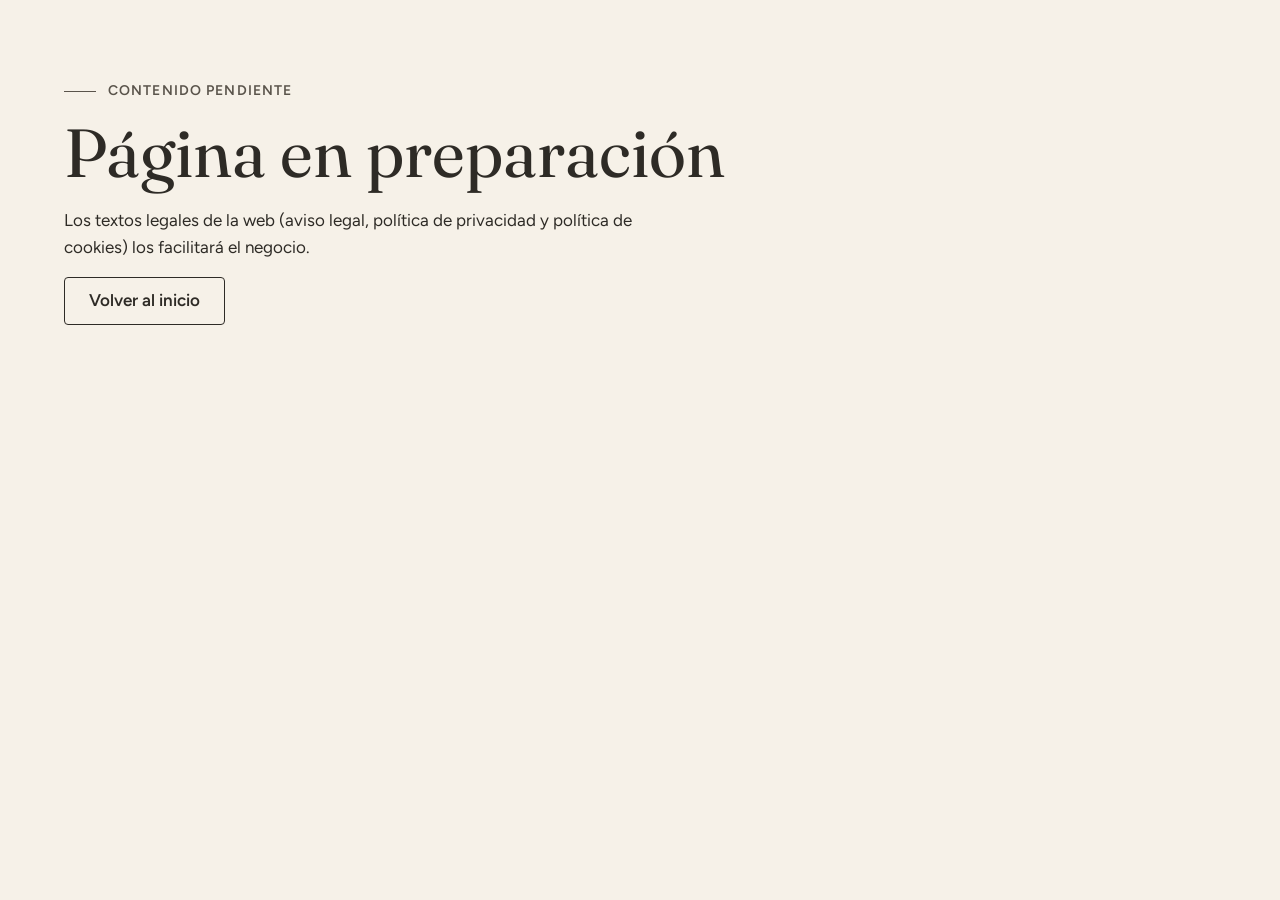
<file: v2/pendiente.html>
<!doctype html>
<html lang="es">
<head>
  <meta charset="utf-8">
  <meta name="viewport" content="width=device-width, initial-scale=1">
  <meta name="robots" content="noindex, nofollow">
  <title>Página pendiente · Floristería Nekane Loreak</title>
  <meta name="theme-color" content="#F6F1E8">
  <link rel="icon" href="../imagenes/logo.webp" type="image/webp">
  <link rel="preconnect" href="https://fonts.googleapis.com">
  <link rel="preconnect" href="https://fonts.gstatic.com" crossorigin>
  <link rel="stylesheet" href="https://fonts.googleapis.com/css2?family=Fraunces:ital,opsz,wght@0,9..144,400;0,9..144,600;1,9..144,400&amp;family=Figtree:wght@400;600&amp;display=swap">
  <link rel="stylesheet" href="styles.css">
</head>
<body>
  <main class="seccion">
    <!-- PENDIENTE: los textos legales (aviso legal, privacidad y cookies) los aporta el negocio. -->
    <p class="antetitulo">Contenido pendiente</p>
    <h1>Página en preparación</h1>
    <p>Los textos legales de la web (aviso legal, política de privacidad y política de cookies) los facilitará el negocio.</p>
    <p><a class="boton boton--secundario" href="index.html">Volver al inicio</a></p>
  </main>
</body>
</html>
</file>
<file: styles.css>
/* ==========================================================================
   Floristería Nekane Loreak — styles.css
   Mobile-first: los estilos base son para móvil; las media queries
   (min-width) adaptan a pantallas más grandes.

   Índice
   1. Variables
   2. Base y reset
   3. Utilidades y accesibilidad
   4. Componentes compartidos (botones, antetítulo, horario, reseña,
      galería deslizable, botón de flecha y visor de fotos)
   5. Secciones, en el orden de la página (cada una autocontenida, para poder
      pasar a página en la v2): cabecera, inicio, celebraciones, bodas,
      preservadas, nekane, contacto, ceremonias y pie
   ========================================================================== */


/* 1. Variables
   ========================================================================== */
:root {
  /* Paleta sacada de las fotos. Contrastes WCAG medidos:
     tinta/crema 12,5:1 · tinta-suave/crema 6,7:1 · crema/bosque 10,2:1
     blanco/baya 7,3:1 · tinta/kraft 8,6:1 */
  --crema: #F6F1E8;          /* lazo y peonías: fondo principal */
  --tinta: #2E2B26;          /* texto */
  --tinta-suave: #5A544B;    /* texto secundario */
  --kraft: #DCC7A6;          /* papel de envolver: etiquetas y bloques */
  --kraft-claro: #EBDFCB;
  --eucalipto: #A9B8AC;      /* superficies */
  --eucalipto-oscuro: #5B6F61; /* 4,8:1 sobre crema: solo texto grande o detalles */
  --bosque: #2F3D33;         /* montes de fondo: sección oscura */
  --baya: #8E3A4E;           /* acción principal (llamar) */
  --baya-oscura: #722C3E;
  --rosa: #F2E1DC;           /* rosa empolvado: fondo alterno de secciones
                                tinta 11,1:1 · tinta-suave 5,9:1 · baya 5,8:1 */
  --blanco: #FFFFFF;

  /* Tipografía */
  --fuente-titulos: "Fraunces", Georgia, "Times New Roman", serif;
  --fuente-texto: "Figtree", system-ui, -apple-system, "Segoe UI", sans-serif;

  /* Escala fluida: crece con el ancho de pantalla entre un mínimo y un máximo. */
  --texto-sm: 0.875rem;
  --texto-base: 1.0625rem;                                /* 17 px: cómodo en móvil */
  --texto-lg: clamp(1.125rem, 1.05rem + 0.4vw, 1.3125rem);
  --titulo-3: clamp(1.25rem, 1.15rem + 0.5vw, 1.5rem);
  --titulo-2: clamp(1.875rem, 1.45rem + 2vw, 3rem);
  --titulo-1: clamp(2.375rem, 1.7rem + 3.4vw, 4.25rem);

  /* Espaciados */
  --esp-1: 0.25rem;
  --esp-2: 0.5rem;
  --esp-3: 0.75rem;
  --esp-4: 1rem;
  --esp-5: 1.5rem;
  --esp-6: 2rem;
  --esp-7: 3rem;
  --esp-8: 4rem;
  --seccion: clamp(3rem, 2rem + 4vw, 5rem);  /* aire vertical de cada sección (se suma al de la siguiente) */
  --margen: 1rem;                                  /* margen lateral en móvil (16 px) */

  /* Medidas */
  --ancho-max: 72rem;
  --ancho-texto: 36rem;
  --toque: 3rem;          /* 48 px: zona táctil mínima cómoda */
  --radio: 4px;
  --alto-cabecera: 4rem;
}


/* 2. Base y reset
   ========================================================================== */
*,
*::before,
*::after {
  box-sizing: border-box;
}

html {
  -webkit-text-size-adjust: 100%;
  text-size-adjust: 100%;
  /* Al saltar a una sección desde el menú, que el título no quede tapado
     por la cabecera fija. */
  scroll-padding-top: calc(var(--alto-cabecera) + var(--esp-4));
}

/* Desplazamiento suave solo si la persona no ha pedido menos movimiento. */
@media (prefers-reduced-motion: no-preference) {
  html {
    scroll-behavior: smooth;
  }
}

body {
  margin: 0;
  background: var(--crema);
  color: var(--tinta);
  font-family: var(--fuente-texto);
  font-size: var(--texto-base);
  line-height: 1.6;
}

h1, h2, h3 {
  margin: 0 0 var(--esp-4);
  font-family: var(--fuente-titulos);
  font-weight: 400;
  line-height: 1.12;
  text-wrap: balance;
}

h1 { font-size: var(--titulo-1); }
h2 { font-size: var(--titulo-2); }
h3 { font-size: var(--titulo-3); font-weight: 600; }

p {
  margin: 0 0 var(--esp-4);
  max-width: var(--ancho-texto);
}

ul,
ol {
  margin: 0;
  padding: 0;
}

img,
iframe {
  display: block;
  max-width: 100%;
}

img {
  height: auto;
}

a {
  color: inherit;
  text-decoration-thickness: 1px;
  text-underline-offset: 0.2em;
}

address {
  font-style: normal;
}

blockquote,
figure {
  margin: 0;
}


/* 3. Utilidades y accesibilidad
   ========================================================================== */

/* Foco visible y consistente en toda la web (solo con teclado). */
:focus-visible {
  outline: 3px solid var(--baya);
  outline-offset: 3px;
}

/* Oculto a la vista pero leído por lectores de pantalla. */
.oculto {
  position: absolute;
  width: 1px;
  height: 1px;
  overflow: hidden;
  clip: rect(0 0 0 0);
  clip-path: inset(50%);
  white-space: nowrap;
}

/* Enlace "Saltar al contenido": aparece al recibir foco con el tabulador. */
.saltar {
  position: absolute;
  left: var(--margen);
  top: -100px;
  z-index: 100;
  padding: var(--esp-3) var(--esp-4);
  background: var(--tinta);
  color: var(--crema);
}

.saltar:focus {
  top: var(--esp-2);
}

/* Respeto a quien pide menos movimiento: sin scroll suave ni animaciones. */
@media (prefers-reduced-motion: reduce) {
  *,
  *::before,
  *::after {
    animation-duration: 0.01ms !important;
    animation-iteration-count: 1 !important;
    transition-duration: 0.01ms !important;
    scroll-behavior: auto !important;
  }
}


/* Animaciones de entrada: main.js marca con .revelar los bloques de cada
   sección y les añade .es-visible al entrar en pantalla. Solo con JS y solo
   si la persona no ha pedido menos movimiento: sin JS no se oculta nada. */
@media (prefers-reduced-motion: no-preference) {
  .revelar {
    opacity: 0;
    translate: 0 1.5rem;
    transition: opacity 0.7s ease, translate 0.7s ease;
    transition-delay: var(--retraso, 0s);
  }

  .revelar.es-visible {
    opacity: 1;
    translate: 0 0;
  }
}


/* 4. Componentes compartidos
   ========================================================================== */

/* Botones: altura mínima de 48 px para tocar cómodo en móvil. */
.boton {
  display: inline-flex;
  align-items: center;
  justify-content: center;
  gap: var(--esp-2);
  min-height: var(--toque);
  padding: var(--esp-2) var(--esp-5);
  border: 1px solid transparent;
  border-radius: var(--radio);
  font-weight: 600;
  text-decoration: none;
}

.boton--llamar {
  background: var(--baya);
  color: var(--blanco);
}

.boton--llamar:hover {
  background: var(--baya-oscura);
}

.boton--secundario {
  border-color: currentColor;
}

/* Icono de teléfono en los botones que llaman: deja claro que el botón
   llama aunque el texto no lo diga ("Pide tus flores"). */
.boton .icono {
  flex: none;
  width: 1.125rem;
  height: 1.125rem;
  fill: none;
  stroke: currentColor;
  stroke-width: 1.6;
  stroke-linejoin: round;
}

/* Botón de llamada al final de un texto de sección. */
.nekane__texto .acciones {
  margin-top: var(--esp-2);
}

/* Icono redondo de red social (contacto y pie): 44 × 44 px de zona táctil. */
.red {
  display: inline-grid;
  place-items: center;
  width: 2.75rem;
  height: 2.75rem;
  border: 1px solid currentColor;
  border-radius: 50%;
}

.red svg {
  width: 1.25rem;
  height: 1.25rem;
  fill: none;
  stroke: currentColor;
  stroke-width: 1.6;
}

.red .relleno {
  fill: currentColor;
  stroke: none;
}

@media (prefers-reduced-motion: no-preference) {
  .red {
    transition: background-color 0.2s ease, color 0.2s ease;
  }
}

.red:hover {
  background: var(--tinta);
  color: var(--crema);
}

.acciones {
  display: flex;
  flex-wrap: wrap;
  gap: var(--esp-3);
}

/* Antetítulo: etiqueta pequeña sobre cada título de sección, con un trazo
   fino delante, como el tallo de una flor. */
.antetitulo {
  display: flex;
  align-items: center;
  gap: var(--esp-3);
  margin-bottom: var(--esp-3);
  font-size: var(--texto-sm);
  font-weight: 600;
  letter-spacing: 0.08em;
  text-transform: uppercase;
  color: var(--tinta-suave);
}

.antetitulo::before {
  content: "";
  flex: none;
  width: 2rem;
  height: 1px;
  background: currentColor;
}

.entradilla {
  font-size: var(--texto-lg);
}

/* Horario: lista de definiciones día / horas. */
.horario {
  margin: 0 0 var(--esp-5);
}

.horario div {
  display: flex;
  flex-wrap: wrap;
  justify-content: space-between;
  gap: 0 var(--esp-4);
  padding: var(--esp-2) 0;
  border-bottom: 1px solid var(--kraft);
}

.horario dt {
  font-weight: 600;
}

.horario dd {
  margin: 0;
}

/* Reseña */
.resena blockquote p {
  font-family: var(--fuente-titulos);
  font-style: italic;
  font-size: var(--texto-lg);
}

/* Los nombres se muestran tal como vienen de la fuente; las mayúsculas por CSS
   igualan visualmente los que llegan en mayúsculas y los que no. */
.resena figcaption {
  font-size: var(--texto-sm);
  font-weight: 600;
  letter-spacing: 0.08em;
  text-transform: uppercase;
  color: var(--tinta-suave);
}

.resena cite {
  font-style: normal;
}


/* --- Galería deslizable --------------------------------------------------- */

/* Móvil y tablet: fila horizontal que se desliza con el dedo y se detiene en
   cada foto (scroll-snap). Llega hasta los bordes de la pantalla y deja ver
   el principio de la siguiente foto, que invita a deslizar. */
.galeria {
  list-style: none;
  display: flex;
  gap: var(--esp-3);
  margin-inline: calc(-1 * var(--margen));
  padding: 0 var(--margen) var(--esp-2);
  overflow-x: auto;
  scroll-snap-type: x mandatory;
  scroll-padding-inline: var(--margen);
  overscroll-behavior-x: contain;
  scrollbar-width: thin;
  scrollbar-color: var(--kraft) transparent;
}

.galeria li {
  flex: 0 0 72%;
  scroll-snap-align: start;
}

/* Todas las fotos de la galería al mismo formato vertical (3:4). */
.galeria img {
  width: 100%;
  aspect-ratio: 3 / 4;
  object-fit: cover;
}

/* Enlace de cada foto (también en el mosaico): abre el visor. */
.galeria__enlace {
  display: block;
  overflow: hidden;
  cursor: zoom-in;
}

@media (prefers-reduced-motion: no-preference) {
  .galeria__enlace img {
    transition: transform 0.4s ease;
  }

  .galeria__enlace:hover img {
    transform: scale(1.03);
  }
}

/* Marco de la galería: referencia para colocar las flechas encima. */
.galeria__marco {
  position: relative;
}

/* Flechas superpuestas a media altura de la foto, en crema para que se vean
   sobre cualquier imagen. main.js añade .es-oculta a la que no lleva a
   ningún sitio (al principio, la izquierda; al final, la derecha). */
.galeria__marco .galeria__flecha {
  position: absolute;
  z-index: 1;
  top: calc(50% - 1.375rem - var(--esp-1));   /* centrada en la foto */
  width: 2.75rem;
  height: 2.75rem;
  background: var(--crema);
  color: var(--tinta);
  box-shadow: 0 4px 14px rgb(46 43 38 / 0.3);
}

.galeria__marco .galeria__flecha.flecha--anterior {
  left: var(--esp-1);
}

.galeria__marco .galeria__flecha:not(.flecha--anterior) {
  right: var(--esp-1);
}

.galeria__marco .galeria__flecha:not(:disabled):hover {
  background: var(--kraft);
}

/* Oculta pero animable (opacity) y fuera del tabulador (visibility). */
.galeria__marco .galeria__flecha.es-oculta {
  opacity: 0;
  visibility: hidden;
}

@media (prefers-reduced-motion: no-preference) {
  .galeria__marco .galeria__flecha {
    transition: opacity 0.25s ease, visibility 0.25s ease, background-color 0.2s ease, scale 0.2s ease;
  }
}


/* --- Botón de flecha y contador (galería y visor) ------------------------- */

/* Botón redondo sólido con un chevron curvo de trazo fino: con presencia,
   pero sin la dureza de una flecha de sistema. */
.flecha {
  display: inline-grid;
  place-items: center;
  flex: none;
  width: 3.25rem;
  height: 3.25rem;
  padding: 0;
  border: 0;
  border-radius: 50%;
  background: var(--tinta);
  color: var(--crema);
  cursor: pointer;
}

.flecha svg {
  width: 1.375rem;
  height: 1.375rem;
  fill: none;
  stroke: currentColor;
  stroke-width: 1.8;
  stroke-linecap: round;
  stroke-linejoin: round;
}

/* La flecha "anterior" es la misma, girada. */
.flecha--anterior svg {
  transform: scaleX(-1);
}

.flecha:not(:disabled):hover {
  background: var(--eucalipto-oscuro);
}

@media (prefers-reduced-motion: no-preference) {
  .flecha {
    transition: background-color 0.2s ease, scale 0.2s ease;
  }

  .flecha:not(:disabled):hover {
    scale: 1.06;
  }
}

.flecha:disabled {
  opacity: 0.25;
  cursor: default;
}

/* Contador "02 / 05" en la cursiva de los títulos. Cifras de ancho fijo para
   que no baile al cambiar de número. */
.contador {
  min-width: 4.5em;
  font-family: var(--fuente-titulos);
  font-style: italic;
  font-size: 1.25rem;
  font-variant-numeric: tabular-nums;
  text-align: center;
}

@media (min-width: 48em) {
  .galeria li {
    flex-basis: 40%;
  }
}

/* Escritorio: las cinco fotos caben a la vez, con alturas alternas, como en
   una pasarela; deja de deslizar y sobran las flechas. */
@media (min-width: 64em) {
  .galeria {
    display: grid;
    grid-template-columns: repeat(5, 1fr);
    align-items: start;
    margin-inline: 0;
    padding: 0 0 var(--esp-7);
    overflow: visible;
  }

  .galeria li:nth-child(even) {
    margin-top: var(--esp-7);
  }

  .galeria__marco .galeria__flecha {
    display: none;
  }
}


/* --- Visor de fotos ---------------------------------------------------------
   Lo crea main.js con un <dialog> nativo: el navegador ya se encarga de
   mantener el foco dentro, de cerrarlo con Escape y de bloquear el resto.
   Las fotos van en una tira horizontal con scroll-snap: al deslizar, la foto
   sigue al dedo (con la inercia nativa del móvil) y se asienta en la
   siguiente, igual que la galería de la página. */
.visor {
  width: 100%;
  max-width: none;
  height: 100%;
  max-height: none;
  margin: 0;
  padding: var(--esp-4) 0;
  border: 0;
  background: #1F1C19;   /* opaco: que no se vea la página de detrás */
  color: var(--crema);
}

.visor[open] {
  display: grid;
  grid-template-rows: auto 1fr auto;
  gap: var(--esp-3);
}

.visor::backdrop {
  background: transparent;
}

/* Mientras el visor está abierto, la página de detrás no se desplaza. */
html:has(.visor[open]) {
  overflow: hidden;
}

.visor__barra,
.visor__pie {
  display: flex;
  align-items: center;
  padding-inline: var(--esp-4);
}

.visor__barra {
  justify-content: flex-end;
}

.visor__pie {
  justify-content: center;
  gap: var(--esp-4);
}

/* Sobre el fondo oscuro, botones crema con la flecha oscura. */
.visor .flecha {
  background: var(--crema);
  color: var(--tinta);
}

.visor .flecha:not(:disabled):hover {
  background: var(--kraft);
}

/* Tira de fotos: cada diapositiva ocupa todo el ancho. */
.visor__pista {
  list-style: none;
  display: flex;
  min-height: 0;          /* permite que las fotos encojan dentro del grid */
  overflow-x: auto;
  overflow-y: hidden;     /* solo se desliza en horizontal */
  scroll-snap-type: x mandatory;
  overscroll-behavior-x: contain;
  scrollbar-width: none;
}

.visor__pista::-webkit-scrollbar {
  display: none;
}

/* Flex (no grid) a propósito: así el max-height: 100% de la foto se calcula
   sobre el alto real de la diapositiva. Con grid, el navegador no tenía un
   alto de referencia y la foto salía a tamaño real, más alta que la
   pantalla en portátiles (medido a 1280 × 800: 922 px de foto en 648 px). */
.visor__diapositiva {
  flex: 0 0 100%;
  display: flex;
  align-items: center;
  justify-content: center;
  padding-inline: var(--esp-4);
  scroll-snap-align: center;
  scroll-snap-stop: always;   /* una foto por gesto, sin saltarse ninguna */
}

/* En escritorio, un poco de aire alrededor de la foto. */
@media (min-width: 64em) {
  .visor__diapositiva {
    padding-block: var(--esp-5);
  }
}

.visor__diapositiva img {
  max-width: 100%;
  max-height: 100%;
  width: auto;
  height: auto;
  object-fit: contain;
  user-select: none;
}

/* Cerrar: aspa de líneas finas, a juego con las flechas. */
.visor__cerrar {
  display: grid;
  place-items: center;
  width: var(--toque);
  height: var(--toque);
  padding: 0;
  border: 0;
  background: transparent;
  color: inherit;
  cursor: pointer;
}

.visor__cerrar svg {
  width: 1.25rem;
  height: 1.25rem;
  fill: none;
  stroke: currentColor;
  stroke-width: 1.25;
  stroke-linecap: round;
}

.visor :focus-visible {
  outline-color: var(--crema);
}

@media (prefers-reduced-motion: no-preference) {
  .visor[open] {
    animation: visor-aparece 0.2s ease;
  }
}

@keyframes visor-aparece {
  from { opacity: 0; }
}


/* 5. Secciones
   ========================================================================== */

/* Contenedor común de sección: el fondo ocupa todo el ancho de la pantalla y
   el contenido se limita con el relleno lateral (16 px en móvil; en pantallas
   grandes, lo que sobre a cada lado del ancho máximo). */
.seccion {
  padding-block: var(--seccion);
  padding-inline: max(var(--margen), (100% - var(--ancho-max)) / 2);
}

/* Fondos de sección: rosa y crema alternos de principio a fin.
   - Rosa empolvado: Celebraciones, Preservadas y Contacto.
   - Crema (el fondo de la página, sin regla propia): portada, Bodas, Nekane
     y Ceremonias.
   Ceremonias va al final, después de Contacto, para que la alternancia sea
   perfecta y para que Nekane (confianza) enlace directamente con Contacto
   (la llamada a la acción). */
.celebraciones,
.preservadas,
.contacto {
  background: var(--rosa);
}


/* --- Cabecera ------------------------------------------------------------ */
.cabecera {
  position: sticky;
  top: 0;
  z-index: 50;
  display: flex;
  align-items: center;
  gap: var(--esp-2);
  min-height: var(--alto-cabecera);
  padding: var(--esp-2) var(--margen);
  background: var(--crema);
  border-bottom: 1px solid var(--kraft-claro);
}

.cabecera__marca {
  display: flex;
  align-items: center;
  gap: var(--esp-2);
  margin-right: auto;      /* empuja menú y botón a la derecha */
  min-height: var(--toque);
  text-decoration: none;
}

/* Recorte de la palmera dentro del logo cuadrado (1200 × 1200).
   Caja medida de la palmera, con margen: x 300–912, y 85–810 (612 × 725 px).
   Los márgenes en % se calculan sobre el ancho del contenedor, también los
   verticales, así que el recorte se mantiene a cualquier tamaño:
     ancho imagen = 1200 / 612 = 196,08 %
     margen izq.  = -300 / 612 = -49,02 %
     margen sup.  =  -85 / 612 = -13,89 % */
.cabecera__simbolo {
  flex: none;
  width: 2.4rem;
  aspect-ratio: 612 / 725;
  overflow: hidden;
}

.cabecera__simbolo img {
  width: 196.08%;
  max-width: none;
  margin: -13.89% 0 0 -49.02%;
  /* El logo tiene fondo blanco: multiply lo funde con el crema de la cabecera
     (blanco × crema = crema) sin tener que editar la imagen. */
  mix-blend-mode: multiply;
}

.cabecera__nombre {
  display: flex;
  flex-direction: column;
  font-family: var(--fuente-titulos);
  font-size: 1.25rem;
  line-height: 1.1;
}

.cabecera__tipo {
  font-family: var(--fuente-texto);
  font-size: 0.6875rem;
  font-weight: 600;
  letter-spacing: 0.14em;
  text-transform: uppercase;
  color: var(--tinta-suave);
}

/* Botones de la cabecera (Llamar y Menú): la misma altura, 44 px, que es la
   zona táctil mínima; más compactos que los botones de contenido. */
.cabecera__llamar,
.cabecera__menu {
  display: inline-flex;
  align-items: center;
  justify-content: center;
  gap: var(--esp-2);
  height: 2.75rem;
  border-radius: var(--radio);
  font: 600 var(--texto-sm) / 1 var(--fuente-texto);
  white-space: nowrap;
  flex: none;   /* nunca se estrechan por debajo de su tamaño táctil */
}

/* Llamar: la acción principal de la web, siempre visible en la cabecera. */
.cabecera__llamar {
  /* Sin gap: "Llamar" y el número son un solo texto. El espacio antes del
     punto es &nbsp; porque un espacio normal al inicio del span se perdería. */
  gap: 0;
  padding: 0 var(--esp-3);
  font-size: 0.9375rem;   /* 15 px, uno más que el resto de la cabecera */
  background: var(--baya);
  color: var(--blanco);
  text-decoration: none;
}

.cabecera__llamar:hover {
  background: var(--baya-oscura);
}

/* Más ancho desde 384 px. Medido: a 360 px, con este relleno el nombre del
   negocio se partía en dos líneas; por debajo de 384 px se queda en 12 px. */
@media (min-width: 24em) {
  .cabecera__llamar {
    padding-inline: 1.125rem;
  }
}

/* En móvil solo "Llamar"; el número aparece cuando hay sitio (desde tablet). */
.cabecera__numero {
  display: none;
}

/* Menú: solo las tres rayas, sin borde. El botón sigue midiendo 44 × 44
   aunque no se vea su contorno, para que sea fácil de tocar. */
.cabecera__menu {
  width: 2.75rem;
  padding: 0;
  border: 0;
  background: transparent;
  color: var(--tinta);
  cursor: pointer;
}

/* Icono de tres rayas dibujado con CSS. */
.cabecera__icono {
  position: relative;
  width: 1.125rem;
  height: 0.75rem;
}

.cabecera__icono span {
  position: absolute;
  left: 0;
  width: 100%;
  height: 2px;
  background: currentColor;
  transition: transform 0.2s ease, top 0.2s ease, opacity 0.2s ease;
}

.cabecera__icono span:nth-child(1) { top: 0; }
.cabecera__icono span:nth-child(2) { top: calc(50% - 1px); }
.cabecera__icono span:nth-child(3) { top: calc(100% - 2px); }

/* Abierto: la raya central desaparece y las otras dos se cruzan en una X. */
.cabecera__menu[aria-expanded="true"] .cabecera__icono span {
  top: calc(50% - 1px);
}
.cabecera__menu[aria-expanded="true"] .cabecera__icono span:nth-child(1) { transform: rotate(45deg); }
.cabecera__menu[aria-expanded="true"] .cabecera__icono span:nth-child(2) { opacity: 0; }
.cabecera__menu[aria-expanded="true"] .cabecera__icono span:nth-child(3) { transform: rotate(-45deg); }

/* Panel del menú en móvil: plegado por defecto y desplegado cuando el botón
   tiene aria-expanded="true" (el JS solo cambia ese atributo). */
.menu {
  display: none;
  position: absolute;
  top: 100%;
  left: 0;
  right: 0;
  padding: var(--esp-2) var(--margen) var(--esp-5);
  background: var(--crema);
  border-bottom: 1px solid var(--kraft);
  box-shadow: 0 12px 24px -16px rgb(46 43 38 / 0.35);
}

.cabecera__menu[aria-expanded="true"] + .menu {
  display: block;
}

.menu__lista {
  list-style: none;
}

.menu__lista a {
  display: flex;
  align-items: center;
  min-height: var(--toque);
  border-bottom: 1px solid var(--kraft-claro);
  font-family: var(--fuente-titulos);
  font-size: 1.375rem;
  text-decoration: none;
}

/* Sin JavaScript el botón no haría nada: se oculta y el menú queda visible. */
@media (scripting: none) {
  .cabecera { flex-wrap: wrap; }
  .cabecera__menu { display: none; }
  .menu { display: block; position: static; width: 100%; padding: 0; box-shadow: none; border: 0; }
}

/* Desde tablet, el botón Llamar incluye el número. */
@media (min-width: 48em) {
  .cabecera__numero {
    display: inline;
  }
}

/* Escritorio: menú en línea, sin botón. Desde 64em (1024 px): medido,
   nombre + seis enlaces + Llamar con número ocupan 958 px. */
@media (min-width: 64em) {
  .cabecera {
    gap: var(--esp-5);
    padding-inline: max(var(--margen), (100% - var(--ancho-max)) / 2);
  }

  .cabecera__menu {
    display: none;
  }

  /* Los enlaces se colocan antes del botón Llamar. En el HTML van después
     porque en móvil el panel tiene que seguir al botón Menú. */
  .menu {
    order: 1;
  }

  .cabecera__llamar {
    order: 2;
  }

  .menu,
  .cabecera__menu[aria-expanded="true"] + .menu {
    display: block;
    position: static;
    padding: 0;
    background: none;
    border: 0;
    box-shadow: none;
  }

  /* Separación que crece con la pantalla: a 1024 px el menú cabe con
     holgura (medido) y en pantallas grandes respira más. */
  .menu__lista {
    display: flex;
    gap: clamp(1rem, 2vw, 1.5rem);
  }

  .menu__lista a {
    border: 0;
    white-space: nowrap;
    font-family: var(--fuente-texto);
    font-size: 1rem;
    text-decoration: underline;
    text-decoration-color: transparent;
    transition: text-decoration-color 0.2s ease;
  }

  .menu__lista a:hover {
    text-decoration-color: currentColor;
  }
}


/* --- Inicio --------------------------------------------------------------- */

/* Móvil: la foto ocupa toda la primera pantalla (menos la cabecera) y el
   texto va encima, abajo, sobre un velo oscuro que garantiza que se lea.
   La foto es un <img> del HTML colocado detrás con z-index, no un
   background-image: así el navegador la descubre antes (es la imagen más
   importante para la velocidad) y conserva su alt y sus medidas. */
.inicio {
  position: relative;
  isolation: isolate;      /* el z-index negativo de la foto no se sale de aquí */
  display: grid;
  align-content: end;
  min-height: calc(100svh - var(--alto-cabecera));
  color: var(--crema);
}

.inicio__figura {
  position: absolute;
  inset: 0;
  z-index: -1;
  margin: 0;
}

/* Para cambiar la foto de portada basta con tocar el HTML (src, width,
   height y alt). Si el motivo no queda centrado, se ajusta --inicio-foco. */
/* Posición absoluta también en escritorio: así la foto no empuja la altura
   de la portada (medido: sin esto, cada foto daba una altura distinta). */
.inicio__foto {
  position: absolute;
  inset: 0;
  width: 100%;
  height: 100%;
  object-fit: cover;
  object-position: var(--inicio-foco, center);
}

/* Velo oscuro de abajo arriba, que cubre el bloque de texto (con los botones
   el texto ocupa más de la mitad de la foto en móvil). No es un degradado
   decorativo: es lo que permite leer texto claro sobre una foto. */
.inicio__figura::after {
  content: "";
  position: absolute;
  inset: 0;
  background: linear-gradient(to top,
    rgb(24 22 19 / 0.72) 0%,
    rgb(24 22 19 / 0.55) 65%,
    rgb(24 22 19 / 0.2) 100%);
}

/* Antetítulo en crema sobre la foto: es letra pequeña y en kraft no llegaba
   al contraste mínimo. Lleva además una sombra ceñida a las letras porque,
   a 360 px, queda encima de flores blancas (medido). */
.inicio .antetitulo {
  color: var(--crema);
  text-shadow: 0 0 6px rgb(24 22 19 / 0.75), 0 0 2px rgb(24 22 19 / 0.6);
}

.inicio h1 em {
  font-style: italic;
  color: var(--kraft);
}

.inicio .entradilla {
  margin-bottom: var(--esp-5);
}

/* Sobre la foto (móvil), el botón secundario va en crema. */
.inicio .boton--secundario {
  color: var(--crema);
}

/* Sobre la foto, el contorno de foco burdeos apenas se vería: va en crema. */
.inicio :focus-visible {
  outline-color: var(--crema);
}

/* Sombra muy difusa bajo el texto: con el velo más claro, asegura que el
   antetítulo (letra pequeña) siga por encima del contraste mínimo. */
.inicio__texto {
  text-shadow: 0 1px 14px rgb(24 22 19 / 0.45);
}

/* Tablet y escritorio: texto sobre crema a la izquierda y la foto a la
   derecha, dentro del ancho de la página, con un marco de línea fina
   desplazado detrás. La foto no pasa de 28rem (448 px), muy por debajo de
   su ancho real, así que se ve nítida. */
@media (min-width: 48em) {
  .inicio {
    grid-template-columns: 1fr minmax(0, 22rem);
    align-content: center;
    align-items: center;
    column-gap: var(--esp-7);
    min-height: auto;
    color: var(--tinta);
  }

  .inicio__figura {
    position: relative;
    inset: auto;
    z-index: auto;
    aspect-ratio: 4 / 5;
  }

  /* Marco desplazado hacia abajo y hacia la izquierda (hacia el texto), para
     no salirse por el borde derecho de la pantalla. */
  .inicio__figura::before {
    content: "";
    position: absolute;
    inset: 0;
    z-index: -1;
    border: 1px solid var(--tinta-suave);
    transform: translate(calc(-1 * var(--esp-5)), var(--esp-5));
  }

  .inicio__figura::after {
    content: none;    /* sin velo: el texto ya no va encima de la foto */
  }

  .inicio__texto {
    text-shadow: none;
  }

  .inicio .antetitulo {
    color: var(--tinta-suave);
    text-shadow: none;
  }

  .inicio .boton--secundario {
    color: var(--tinta);
  }

  .inicio :focus-visible {
    outline-color: var(--baya);
  }

  .inicio h1 em {
    color: var(--eucalipto-oscuro);   /* texto grande: 4,8:1 es suficiente */
  }
}

@media (min-width: 64em) {
  .inicio {
    grid-template-columns: 1fr minmax(0, 28rem);
    column-gap: var(--esp-8);
  }
}


/* --- Celebraciones y encargos -------------------------------------------- */

/* Composición de fotos como copias impresas dejadas sobre la mesa: un ramo
   grande arriba y los demás debajo, escalonados y montados sobre su borde
   inferior. Cada foto lleva margen crema, sombra suave y una inclinación
   ligera y distinta (giros pequeños: no generan scroll horizontal). */
.celebraciones {
  display: grid;
  gap: var(--esp-6);
}

/* Ocasiones en línea, en la cursiva de los títulos, separadas por una hoja
   pequeña dibujada con CSS (un cuadrado con dos esquinas redondeadas). */
.ocasiones {
  list-style: none;
  display: flex;
  flex-wrap: wrap;
  gap: var(--esp-2) var(--esp-4);
  margin: var(--esp-2) 0 var(--esp-5);
  font-family: var(--fuente-titulos);
  font-style: italic;
  font-size: var(--texto-lg);
}

.ocasiones li {
  display: flex;
  align-items: center;
  gap: var(--esp-2);
}

.ocasiones li::before {
  content: "";
  flex: none;
  width: 0.5rem;
  height: 0.5rem;
  border-radius: 0 60%;
  background: var(--eucalipto-oscuro);
  rotate: 45deg;
}

.celebraciones__fotos {
  display: grid;
  grid-template-columns: repeat(6, 1fr);
  align-items: start;
}

.celebraciones__fotos img {
  width: 100%;
  object-fit: cover;
  border: 6px solid var(--crema);
  box-shadow: 0 12px 24px -14px rgb(46 43 38 / 0.45);
}

/* La grande es ramo-deco2 (480 px de ancho real): en formato apaisado 4:3
   y nunca más ancha que 480 px, para que no se estire. */
.celebraciones__fotos img:first-child {
  grid-column: 1 / -1;
  grid-row: 1;
  max-width: 480px;
  aspect-ratio: 4 / 3;
  rotate: -1.5deg;
}

.celebraciones__fotos img:not(:first-child) {
  position: relative;      /* para quedar por encima de la grande */
  grid-row: 2;
  aspect-ratio: 3 / 4;
}

/* Móvil: dos pequeñas, la segunda más baja. La tercera (la corona) se
   reserva para pantallas más anchas, donde cabe sin quedarse en miniatura. */
.celebraciones__fotos img:nth-child(2) {
  grid-column: 1 / 4;
  margin-top: -2.5rem;
  rotate: 2.5deg;
}

.celebraciones__fotos img:nth-child(3) {
  grid-column: 4 / 7;
  margin-top: 1rem;
  rotate: -2deg;
}

.celebraciones__fotos img:nth-child(4) {
  display: none;
}

/* Tablet y escritorio: tres pequeñas escalonadas a distintas alturas. La
   composición no pasa de 34rem (544 px): así la grande, que ocupa 8 de las
   9 columnas, se queda en sus 480 px reales como mucho. */
@media (min-width: 48em) {
  .celebraciones__fotos {
    grid-template-columns: repeat(9, 1fr);
    width: 100%;
    max-width: 34rem;
    justify-self: center;
  }

  .celebraciones__fotos img:first-child {
    grid-column: 2 / -1;
  }

  .celebraciones__fotos img:nth-child(2) { grid-column: 1 / 4; margin-top: -4rem; }
  .celebraciones__fotos img:nth-child(3) { grid-column: 4 / 7; margin-top: -1rem; }
  .celebraciones__fotos img:nth-child(4) { grid-column: 7 / 10; margin-top: -5.5rem; display: block; rotate: 1.5deg; }
}

/* Escritorio: texto a la izquierda y la composición a la derecha. */
@media (min-width: 64em) {
  .celebraciones {
    grid-template-columns: 1fr 1fr;
    align-items: center;
    gap: var(--esp-8);
  }
}


/* --- Bodas ---------------------------------------------------------------- */
.bodas {
  display: grid;
  gap: var(--esp-6);
}

/* Composición principal: la novia en grande con un bloque eucalipto
   desplazado detrás (da profundidad; la sombra no genera scroll horizontal),
   y el tocado más pequeño sobre su esquina inferior derecha, con margen
   crema y sombra suave, como un detalle que la acompaña. */
.bodas__composicion {
  position: relative;
  padding-bottom: var(--esp-7);   /* hueco para que el detalle sobresalga */
}

.bodas__principal {
  width: 84%;
  aspect-ratio: 4 / 5;
  object-fit: cover;
  box-shadow: calc(-1 * var(--esp-3)) var(--esp-3) 0 var(--eucalipto);
}

.bodas__detalle {
  position: absolute;
  right: 0;
  bottom: 0;
  width: 42%;
  aspect-ratio: 4 / 5;
  object-fit: cover;
  border: 6px solid var(--crema);
  box-shadow: 0 14px 28px -14px rgb(46 43 38 / 0.5);
}

/* Lista de servicios numerada con un contador de CSS (01, 02, 03). */
.bodas__servicios {
  list-style: none;
  counter-reset: servicio;
}

.bodas__servicios li {
  counter-increment: servicio;
  display: grid;
  grid-template-columns: 2.5rem 1fr;
  column-gap: var(--esp-3);
  padding-block: var(--esp-4);
  border-top: 1px solid var(--kraft);
}

.bodas__servicios li::before {
  content: counter(servicio, decimal-leading-zero);
  grid-row: span 2;
  font-family: var(--fuente-titulos);
  font-style: italic;
  font-size: var(--titulo-3);
  line-height: 1.2;
  color: var(--eucalipto-oscuro);
}

.bodas__servicios h3 {
  margin-bottom: var(--esp-1);
}

.bodas__servicios p {
  margin: 0;
  color: var(--tinta-suave);
}

/* Tablet y escritorio: texto y servicios a la izquierda, foto a la derecha,
   y la galería debajo a todo el ancho. */
@media (min-width: 48em) {
  .bodas {
    grid-template-columns: 1fr 1fr;
    grid-template-areas:
      "intro     composicion"
      "servicios composicion"
      "accion    composicion"
      "galeria   galeria";
    column-gap: var(--esp-7);
    row-gap: var(--esp-5);
  }

  .bodas__intro      { grid-area: intro; align-self: end; }
  .bodas__servicios  { grid-area: servicios; align-self: start; }
  .bodas__accion     { grid-area: accion; align-self: start; }
  .bodas__composicion { grid-area: composicion; align-self: center; }
  .bodas .galeria__marco      { grid-area: galeria; }
}


/* --- Flores preservadas -------------------------------------------------- */

/* Las fotos tienen fondo negro: sobre el rosa claro se ven como cuadros
   enmarcados, sin oscurecer la sección. */
.preservadas {
  display: grid;
  gap: var(--esp-6);
}

/* Mosaico. Móvil: cuadrícula de 2 × 2 (la quinta foto se reserva para
   pantallas más anchas, para no alargar la página). */
.mosaico {
  list-style: none;
  display: grid;
  grid-template-columns: repeat(2, 1fr);
  gap: var(--esp-2);
}

.mosaico img {
  width: 100%;
  aspect-ratio: 1;
  object-fit: cover;
}

.mosaico li:nth-child(5) {
  display: none;
}

/* Tablet y escritorio: la primera foto grande (2 × 2) y las otras cuatro
   alrededor, en una rejilla de 4 columnas. La foto grande no pasa de
   ~570 px (922 px de ancho real). */
@media (min-width: 48em) {
  .preservadas__texto {
    max-width: 40rem;
  }

  .mosaico {
    grid-template-columns: repeat(4, 1fr);
    gap: var(--esp-3);
  }

  .mosaico li:first-child {
    grid-column: span 2;
    grid-row: span 2;
  }

  .mosaico li:nth-child(5) {
    display: block;
  }

  /* La grande ocupa dos filas: que su foto llene el alto completo. */
  .mosaico li:first-child,
  .mosaico li:first-child .galeria__enlace,
  .mosaico li:first-child img {
    height: 100%;
  }
}


/* --- Nekane (con reseñas) ------------------------------------------------- */
.nekane {
  display: grid;
  gap: var(--esp-6);
}

/* Retrato en arco: el único recurso de este tipo en la web, reservado a la
   persona detrás de la tienda. */
.nekane__foto {
  width: 100%;
  max-width: 26rem;
  aspect-ratio: 4 / 5;
  object-fit: cover;
  object-position: center 30%;   /* la cara queda en el tercio superior */
  border-radius: 999px 999px var(--radio) var(--radio);
}

.nekane__texto p {
  font-size: var(--texto-lg);
}

.nekane__resenas {
  display: grid;
  gap: var(--esp-5);
  padding-top: var(--esp-6);
  border-top: 1px solid var(--kraft);
}

.nekane__resenas h3 {
  margin: 0;
}

/* Reseña: comilla grande decorativa en kraft. El texto alternativo vacío
   (/ "") evita que el lector de pantalla lea la comilla. */
.resena blockquote::before {
  content: "“" / "";
  display: block;
  height: 2.25rem;
  font-family: var(--fuente-titulos);
  font-size: 4rem;
  line-height: 1;
  color: var(--kraft);
}

.resena blockquote p {
  margin-bottom: var(--esp-3);
  line-height: 1.5;
}

.nekane__cabecera h2 {
  margin-bottom: 0;
}

/* Tablet: foto a la izquierda; título y texto a la derecha, centrados en
   altura respecto a la foto. */
@media (min-width: 48em) {
  .nekane {
    grid-template-columns: minmax(0, 22rem) 1fr;
    grid-template-areas:
      "foto     cabecera"
      "foto     texto"
      "resenas  resenas";
    column-gap: var(--esp-7);
    row-gap: var(--esp-4);
  }

  .nekane__cabecera { grid-area: cabecera; align-self: end; }
  .nekane__foto     { grid-area: foto; }
  .nekane__texto    { grid-area: texto; align-self: start; }
  .nekane__resenas  { grid-area: resenas; margin-top: var(--esp-5); }
}

/* Escritorio: las tres reseñas una al lado de otra. */
@media (min-width: 64em) {
  .nekane__resenas {
    grid-template-columns: repeat(3, 1fr);
    column-gap: var(--esp-6);
    align-items: start;
  }

  .nekane__resenas h3 {
    grid-column: 1 / -1;
  }
}


/* --- Contacto: pide o visítanos ------------------------------------------- */
.contacto {
  display: grid;
  gap: var(--esp-7);
}

.contacto__datos h3 {
  margin: var(--esp-6) 0 var(--esp-3);
}

.contacto__datos h2 {
  margin-bottom: var(--esp-4);
}

/* Botón grande de llamada: la acción final de la página. A todo el ancho en
   móvil para que sea fácil de tocar. */
.boton--grande {
  width: 100%;
  min-height: 3.5rem;
  font-size: var(--texto-lg);
}

/* Cómo pedir: pasos numerados como los servicios de Bodas, más compactos
   (va entre el título y el botón, y no debe empujar el botón muy abajo). */
.pedir {
  list-style: none;
  counter-reset: paso;
  margin-bottom: var(--esp-5);
  line-height: 1.45;
}

.pedir li {
  counter-increment: paso;
  display: grid;
  grid-template-columns: 2.25rem 1fr;
  align-items: baseline;
  column-gap: var(--esp-2);
  padding-block: var(--esp-2);
  border-top: 1px solid var(--kraft);
}

.pedir li:last-child {
  border-bottom: 1px solid var(--kraft);
}

.pedir li::before {
  content: counter(paso, decimal-leading-zero);
  font-family: var(--fuente-titulos);
  font-style: italic;
  font-size: 1.25rem;
  line-height: 1;
  color: var(--eucalipto-oscuro);   /* texto grande: 4,3:1 sobre rosa basta */
}

.contacto__direccion p {
  margin-bottom: var(--esp-2);
}

/* Enlaces de contacto con zona táctil de 44 px de alto. */
.contacto__direccion a {
  display: inline-flex;
  align-items: center;
  min-height: 2.75rem;
}

.redes {
  list-style: none;
  display: flex;
  gap: var(--esp-3);
  margin-top: var(--esp-3);
}

/* Mapa enmarcado: borde crema y línea kraft, como una foto más de la web.
   Un toque de desaturación lo acerca a la paleta sin dejar de leerse. */
.contacto__mapa {
  padding: var(--esp-2);
  background: var(--crema);
  border: 1px solid var(--kraft);
}

.contacto__mapa iframe {
  width: 100%;
  height: auto;
  aspect-ratio: 4 / 3;
  border: 0;
  filter: saturate(0.8);
}

/* Tablet: el botón grande deja de ocupar todo el ancho. */
@media (min-width: 48em) {
  .boton--grande {
    width: auto;
  }
}

/* Escritorio: datos a la izquierda y mapa a la derecha, a toda la altura. */
@media (min-width: 64em) {
  .contacto {
    grid-template-columns: 1fr 1fr;
    column-gap: var(--esp-8);
  }

  .contacto__mapa {
    display: flex;
  }

  .contacto__mapa iframe {
    aspect-ratio: auto;
    min-height: 28rem;
  }
}


/* --- Ceremonias ----------------------------------------------------------- */

/* Franja corta y sobria: fondo crema, sin color de acento, sin efectos ni
   animaciones. Las fotos no son enlaces. */
.ceremonias {
  display: grid;
  gap: var(--esp-5);
}

.ceremonias__texto p:last-child {
  margin-bottom: 0;
}

/* Tanatorios en una línea discreta, con el teléfono a mano. */
.ceremonias__nota {
  font-size: var(--texto-sm);
  color: var(--tinta-suave);
}

/* Zona táctil de 44 px con relleno vertical compensado por margen negativo:
   se toca igual de bien pero no separa las líneas del párrafo. */
.ceremonias__nota a {
  display: inline-block;
  padding-block: 0.75rem;
  margin-block: -0.75rem;
  font-weight: 600;
  color: var(--tinta);
}

.ceremonias__fotos {
  display: grid;
  grid-template-columns: 1fr 1fr;
  gap: var(--esp-2);
}

.ceremonias__fotos img {
  width: 100%;
  aspect-ratio: 1;
  object-fit: cover;
}

/* Escritorio: texto a la izquierda y las dos fotos a la derecha. */
@media (min-width: 64em) {
  .ceremonias {
    grid-template-columns: 1fr 1.2fr;
    align-items: center;
    column-gap: var(--esp-8);
  }
}


/* --- Pie ------------------------------------------------------------------ */
.pie {
  display: grid;
  justify-items: center;
  gap: var(--esp-6);
  padding: var(--seccion) max(var(--margen), (100% - var(--ancho-max)) / 2) var(--esp-6);
  background: var(--bosque);
  color: var(--crema);
  text-align: center;
}

.pie a {
  color: inherit;
}

.pie :focus-visible {
  outline-color: var(--crema);
}

.pie__marca {
  display: grid;
  justify-items: center;
  gap: var(--esp-3);
}

/* Medallón crema con el logo completo. isolation hace que el multiply del
   logo se mezcle solo con el crema del medallón, no con el verde del pie. */
.pie__logo {
  display: grid;
  place-items: center;
  width: 8.5rem;
  aspect-ratio: 1;
  border-radius: 50%;
  background: var(--crema);
  isolation: isolate;
  overflow: hidden;
}

.pie__logo img {
  width: 86%;
  mix-blend-mode: multiply;
}

.pie__nombre {
  margin: 0;
  font-family: var(--fuente-titulos);
  font-size: var(--titulo-3);
}

.pie__datos {
  line-height: 1.8;
  color: var(--kraft-claro);   /* 8,7:1 sobre bosque */
}

/* Teléfono y email con zona táctil de 44 px de alto (medido: con el alto
   de línea solo llegaban a 39 px). */
.pie__datos a {
  display: inline-flex;
  align-items: center;
  min-height: 2.75rem;
}

.pie__redes {
  margin-top: 0;
}

/* En el pie, al pasar el ratón el icono se invierte a crema. */
.pie .red:hover {
  background: var(--crema);
  color: var(--bosque);
}

.pie__final {
  justify-self: stretch;
  display: grid;
  justify-items: center;
  gap: var(--esp-3);
  padding-top: var(--esp-5);
  border-top: 1px solid rgb(246 241 232 / 0.2);
  font-size: var(--texto-sm);
  color: var(--kraft-claro);
}

.pie__legal {
  list-style: none;
  display: flex;
  flex-wrap: wrap;
  justify-content: center;
  gap: 0 var(--esp-5);
}

.pie__legal a {
  display: inline-flex;
  align-items: center;
  min-height: 2.75rem;
}

.pie__copy {
  margin: 0;
}

/* Tablet y escritorio: marca a la izquierda, datos en el centro y redes a
   la derecha; la línea final (legal y ©) debajo, a todo el ancho. */
@media (min-width: 48em) {
  .pie {
    grid-template-columns: auto 1fr auto;
    align-items: center;
    justify-items: start;
    column-gap: var(--esp-7);
    text-align: left;
  }

  .pie__marca {
    grid-auto-flow: column;
    align-items: center;
    gap: var(--esp-4);
  }

  .pie__logo {
    width: 6.5rem;
  }

  .pie__final {
    grid-column: 1 / -1;
    grid-auto-flow: column;
    justify-content: space-between;
  }
}
</file>
<file: v2/styles.css>
/* ==========================================================================
   Floristería Nekane Loreak — styles.css (v2)
   Versión 2 (varias páginas): copia de la one-page (tag onepage-v1) que
   evoluciona por separado; la one-page no se toca.

   Mobile-first: los estilos base son para móvil; las media queries
   (min-width) adaptan a pantallas más grandes.

   Índice
   1. Variables
   2. Base y reset
   3. Utilidades y accesibilidad
   4. Componentes compartidos (botones, antetítulo, horario, reseña,
      galería deslizable, botón de flecha y visor de fotos)
   5. Secciones, en el orden de la página (cada una autocontenida, para poder
      pasar a página en la v2): cabecera, inicio, celebraciones, bodas,
      preservadas, nekane, contacto, llamada final y pie
   ========================================================================== */


/* 1. Variables
   ========================================================================== */
:root {
  /* Paleta sacada de las fotos. Contrastes WCAG medidos:
     tinta/crema 12,5:1 · tinta-suave/crema 6,7:1 · crema/bosque 10,2:1
     blanco/baya 7,3:1 · tinta/kraft 8,6:1 */
  --crema: #F6F1E8;          /* lazo y peonías: fondo principal */
  --tinta: #2E2B26;          /* texto */
  --tinta-suave: #5A544B;    /* texto secundario */
  --kraft: #DCC7A6;          /* papel de envolver: etiquetas y bloques */
  --kraft-claro: #EBDFCB;
  --eucalipto: #A9B8AC;      /* superficies */
  --eucalipto-oscuro: #5B6F61; /* 4,8:1 sobre crema: solo texto grande o detalles */
  --bosque: #2F3D33;         /* montes de fondo: sección oscura */
  --baya: #8E3A4E;           /* acción principal (llamar) */
  --baya-oscura: #722C3E;
  --rosa: #F2E1DC;           /* rosa empolvado: fondo alterno de secciones
                                tinta 11,1:1 · tinta-suave 5,9:1 · baya 5,8:1 */
  --blanco: #FFFFFF;

  /* Tipografía */
  --fuente-titulos: "Fraunces", Georgia, "Times New Roman", serif;
  --fuente-texto: "Figtree", system-ui, -apple-system, "Segoe UI", sans-serif;

  /* Escala fluida: crece con el ancho de pantalla entre un mínimo y un máximo. */
  --texto-sm: 0.875rem;
  --texto-base: 1.0625rem;                                /* 17 px: cómodo en móvil */
  --texto-lg: clamp(1.125rem, 1.05rem + 0.4vw, 1.3125rem);
  --titulo-3: clamp(1.25rem, 1.15rem + 0.5vw, 1.5rem);
  --titulo-2: clamp(1.875rem, 1.45rem + 2vw, 3rem);
  --titulo-1: clamp(2.375rem, 1.7rem + 3.4vw, 4.25rem);

  /* Espaciados */
  --esp-1: 0.25rem;
  --esp-2: 0.5rem;
  --esp-3: 0.75rem;
  --esp-4: 1rem;
  --esp-5: 1.5rem;
  --esp-6: 2rem;
  --esp-7: 3rem;
  --esp-8: 4rem;
  --seccion: clamp(3rem, 2rem + 4vw, 5rem);  /* aire vertical de cada sección (se suma al de la siguiente) */
  --margen: 1rem;                                  /* margen lateral en móvil (16 px) */

  /* Medidas */
  --ancho-max: 72rem;
  --ancho-texto: 36rem;
  --toque: 3rem;          /* 48 px: zona táctil mínima cómoda */
  --radio: 4px;
  --alto-cabecera: 4rem;
}


/* 2. Base y reset
   ========================================================================== */
*,
*::before,
*::after {
  box-sizing: border-box;
}

html {
  -webkit-text-size-adjust: 100%;
  text-size-adjust: 100%;
  /* Al saltar a una sección desde el menú, que el título no quede tapado
     por la cabecera fija. */
  scroll-padding-top: calc(var(--alto-cabecera) + var(--esp-4));
}

/* Desplazamiento suave solo si la persona no ha pedido menos movimiento. */
@media (prefers-reduced-motion: no-preference) {
  html {
    scroll-behavior: smooth;
  }
}

body {
  margin: 0;
  background: var(--crema);
  color: var(--tinta);
  font-family: var(--fuente-texto);
  font-size: var(--texto-base);
  line-height: 1.6;
}

h1, h2, h3 {
  margin: 0 0 var(--esp-4);
  font-family: var(--fuente-titulos);
  font-weight: 400;
  line-height: 1.12;
  text-wrap: balance;
}

h1 { font-size: var(--titulo-1); }
h2 { font-size: var(--titulo-2); }
h3 { font-size: var(--titulo-3); font-weight: 600; }

p {
  margin: 0 0 var(--esp-4);
  max-width: var(--ancho-texto);
}

ul,
ol {
  margin: 0;
  padding: 0;
}

img,
iframe {
  display: block;
  max-width: 100%;
}

img {
  height: auto;
}

a {
  color: inherit;
  text-decoration-thickness: 1px;
  text-underline-offset: 0.2em;
}

address {
  font-style: normal;
}

blockquote,
figure {
  margin: 0;
}


/* 3. Utilidades y accesibilidad
   ========================================================================== */

/* Foco visible y consistente en toda la web (solo con teclado). */
:focus-visible {
  outline: 3px solid var(--baya);
  outline-offset: 3px;
}

/* Oculto a la vista pero leído por lectores de pantalla. */
.oculto {
  position: absolute;
  width: 1px;
  height: 1px;
  overflow: hidden;
  clip: rect(0 0 0 0);
  clip-path: inset(50%);
  white-space: nowrap;
}

/* Enlace "Saltar al contenido": aparece al recibir foco con el tabulador. */
.saltar {
  position: absolute;
  left: var(--margen);
  top: -100px;
  z-index: 100;
  padding: var(--esp-3) var(--esp-4);
  background: var(--tinta);
  color: var(--crema);
}

.saltar:focus {
  top: var(--esp-2);
}

/* Respeto a quien pide menos movimiento: sin scroll suave ni animaciones. */
@media (prefers-reduced-motion: reduce) {
  *,
  *::before,
  *::after {
    animation-duration: 0.01ms !important;
    animation-iteration-count: 1 !important;
    transition-duration: 0.01ms !important;
    scroll-behavior: auto !important;
  }
}


/* Animaciones de entrada: main.js marca con .revelar los bloques de cada
   sección y les añade .es-visible al entrar en pantalla. Solo con JS y solo
   si la persona no ha pedido menos movimiento: sin JS no se oculta nada. */
@media (prefers-reduced-motion: no-preference) {
  .revelar {
    opacity: 0;
    translate: 0 1.5rem;
    transition: opacity 0.7s ease, translate 0.7s ease;
    transition-delay: var(--retraso, 0s);
  }

  .revelar.es-visible {
    opacity: 1;
    translate: 0 0;
  }
}


/* 4. Componentes compartidos
   ========================================================================== */

/* Botones: altura mínima de 48 px para tocar cómodo en móvil. */
.boton {
  display: inline-flex;
  align-items: center;
  justify-content: center;
  gap: var(--esp-2);
  min-height: var(--toque);
  padding: var(--esp-2) var(--esp-5);
  border: 1px solid transparent;
  border-radius: var(--radio);
  font-weight: 600;
  text-decoration: none;
}

.boton--llamar {
  background: var(--baya);
  color: var(--blanco);
}

.boton--llamar:hover {
  background: var(--baya-oscura);
}

.boton--secundario {
  border-color: currentColor;
}

/* Icono de teléfono en los botones que llaman: deja claro que el botón
   llama aunque el texto no lo diga ("Pide tus flores"). */
.boton .icono {
  flex: none;
  width: 1.125rem;
  height: 1.125rem;
  fill: none;
  stroke: currentColor;
  stroke-width: 1.6;
  stroke-linejoin: round;
}

/* Botón de llamada al final de un texto de sección. */
.nekane__texto .acciones {
  margin-top: var(--esp-2);
}

/* Icono redondo de red social (contacto y pie): 44 × 44 px de zona táctil. */
.red {
  display: inline-grid;
  place-items: center;
  width: 2.75rem;
  height: 2.75rem;
  border: 1px solid currentColor;
  border-radius: 50%;
}

.red svg {
  width: 1.25rem;
  height: 1.25rem;
  fill: none;
  stroke: currentColor;
  stroke-width: 1.6;
}

.red .relleno {
  fill: currentColor;
  stroke: none;
}

@media (prefers-reduced-motion: no-preference) {
  .red {
    transition: background-color 0.2s ease, color 0.2s ease;
  }
}

.red:hover {
  background: var(--tinta);
  color: var(--crema);
}

.acciones {
  display: flex;
  flex-wrap: wrap;
  gap: var(--esp-3);
}

/* Antetítulo: etiqueta pequeña sobre cada título de sección, con un trazo
   fino delante, como el tallo de una flor. */
.antetitulo {
  display: flex;
  align-items: center;
  gap: var(--esp-3);
  margin-bottom: var(--esp-3);
  font-size: var(--texto-sm);
  font-weight: 600;
  letter-spacing: 0.08em;
  text-transform: uppercase;
  color: var(--tinta-suave);
}

.antetitulo::before {
  content: "";
  flex: none;
  width: 2rem;
  height: 1px;
  background: currentColor;
}

.entradilla {
  font-size: var(--texto-lg);
}

/* Horario: lista de definiciones día / horas. */
.horario {
  margin: 0 0 var(--esp-5);
}

.horario div {
  display: flex;
  flex-wrap: wrap;
  justify-content: space-between;
  gap: 0 var(--esp-4);
  padding: var(--esp-2) 0;
  border-bottom: 1px solid var(--kraft);
}

.horario dt {
  font-weight: 600;
}

.horario dd {
  margin: 0;
}

/* Reseña */
.resena blockquote p {
  font-family: var(--fuente-titulos);
  font-style: italic;
  font-size: var(--texto-lg);
}

/* Los nombres se muestran tal como vienen de la fuente; las mayúsculas por CSS
   igualan visualmente los que llegan en mayúsculas y los que no. */
.resena figcaption {
  font-size: var(--texto-sm);
  font-weight: 600;
  letter-spacing: 0.08em;
  text-transform: uppercase;
  color: var(--tinta-suave);
}

.resena cite {
  font-style: normal;
}


/* --- Galería deslizable --------------------------------------------------- */

/* Móvil y tablet: fila horizontal que se desliza con el dedo y se detiene en
   cada foto (scroll-snap). Llega hasta los bordes de la pantalla y deja ver
   el principio de la siguiente foto, que invita a deslizar. */
.galeria {
  list-style: none;
  display: flex;
  gap: var(--esp-3);
  margin-inline: calc(-1 * var(--margen));
  padding: 0 var(--margen) var(--esp-2);
  overflow-x: auto;
  scroll-snap-type: x mandatory;
  scroll-padding-inline: var(--margen);
  overscroll-behavior-x: contain;
  scrollbar-width: thin;
  scrollbar-color: var(--kraft) transparent;
}

.galeria li {
  flex: 0 0 72%;
  scroll-snap-align: start;
}

/* Todas las fotos de la galería al mismo formato vertical (3:4). */
.galeria img {
  width: 100%;
  aspect-ratio: 3 / 4;
  object-fit: cover;
}

/* Enlace de cada foto (también en el mosaico): abre el visor. */
.galeria__enlace {
  display: block;
  overflow: hidden;
  cursor: zoom-in;
}

@media (prefers-reduced-motion: no-preference) {
  .galeria__enlace img {
    transition: transform 0.4s ease;
  }

  .galeria__enlace:hover img {
    transform: scale(1.03);
  }
}

/* Marco de la galería: referencia para colocar las flechas encima. */
.galeria__marco {
  position: relative;
}

/* Flechas superpuestas a media altura de la foto, en crema para que se vean
   sobre cualquier imagen. main.js añade .es-oculta a la que no lleva a
   ningún sitio (al principio, la izquierda; al final, la derecha). */
.galeria__marco .galeria__flecha {
  position: absolute;
  z-index: 1;
  top: calc(50% - 1.375rem - var(--esp-1));   /* centrada en la foto */
  width: 2.75rem;
  height: 2.75rem;
  background: var(--crema);
  color: var(--tinta);
  box-shadow: 0 4px 14px rgb(46 43 38 / 0.3);
}

.galeria__marco .galeria__flecha.flecha--anterior {
  left: var(--esp-1);
}

.galeria__marco .galeria__flecha:not(.flecha--anterior) {
  right: var(--esp-1);
}

.galeria__marco .galeria__flecha:not(:disabled):hover {
  background: var(--kraft);
}

/* Oculta pero animable (opacity) y fuera del tabulador (visibility). */
.galeria__marco .galeria__flecha.es-oculta {
  opacity: 0;
  visibility: hidden;
}

@media (prefers-reduced-motion: no-preference) {
  .galeria__marco .galeria__flecha {
    transition: opacity 0.25s ease, visibility 0.25s ease, background-color 0.2s ease, scale 0.2s ease;
  }
}


/* --- Botón de flecha y contador (galería y visor) ------------------------- */

/* Botón redondo sólido con un chevron curvo de trazo fino: con presencia,
   pero sin la dureza de una flecha de sistema. */
.flecha {
  display: inline-grid;
  place-items: center;
  flex: none;
  width: 3.25rem;
  height: 3.25rem;
  padding: 0;
  border: 0;
  border-radius: 50%;
  background: var(--tinta);
  color: var(--crema);
  cursor: pointer;
}

.flecha svg {
  width: 1.375rem;
  height: 1.375rem;
  fill: none;
  stroke: currentColor;
  stroke-width: 1.8;
  stroke-linecap: round;
  stroke-linejoin: round;
}

/* La flecha "anterior" es la misma, girada. */
.flecha--anterior svg {
  transform: scaleX(-1);
}

.flecha:not(:disabled):hover {
  background: var(--eucalipto-oscuro);
}

@media (prefers-reduced-motion: no-preference) {
  .flecha {
    transition: background-color 0.2s ease, scale 0.2s ease;
  }

  .flecha:not(:disabled):hover {
    scale: 1.06;
  }
}

.flecha:disabled {
  opacity: 0.25;
  cursor: default;
}

/* Contador "02 / 05" en la cursiva de los títulos. Cifras de ancho fijo para
   que no baile al cambiar de número. */
.contador {
  min-width: 4.5em;
  font-family: var(--fuente-titulos);
  font-style: italic;
  font-size: 1.25rem;
  font-variant-numeric: tabular-nums;
  text-align: center;
}

@media (min-width: 48em) {
  .galeria li {
    flex-basis: 40%;
  }
}

/* Escritorio: las cinco fotos caben a la vez, con alturas alternas, como en
   una pasarela; deja de deslizar y sobran las flechas. */
@media (min-width: 64em) {
  .galeria {
    display: grid;
    grid-template-columns: repeat(5, 1fr);
    align-items: start;
    margin-inline: 0;
    padding: 0 0 var(--esp-7);
    overflow: visible;
  }

  .galeria li:nth-child(even) {
    margin-top: var(--esp-7);
  }

  .galeria__marco .galeria__flecha {
    display: none;
  }
}


/* --- Visor de fotos ---------------------------------------------------------
   Lo crea main.js con un <dialog> nativo: el navegador ya se encarga de
   mantener el foco dentro, de cerrarlo con Escape y de bloquear el resto.
   Las fotos van en una tira horizontal con scroll-snap: al deslizar, la foto
   sigue al dedo (con la inercia nativa del móvil) y se asienta en la
   siguiente, igual que la galería de la página. */
.visor {
  width: 100%;
  max-width: none;
  height: 100%;
  max-height: none;
  margin: 0;
  padding: var(--esp-4) 0;
  border: 0;
  background: #1F1C19;   /* opaco: que no se vea la página de detrás */
  color: var(--crema);
}

.visor[open] {
  display: grid;
  grid-template-rows: auto 1fr auto;
  gap: var(--esp-3);
}

.visor::backdrop {
  background: transparent;
}

/* Mientras el visor está abierto, la página de detrás no se desplaza. */
html:has(.visor[open]) {
  overflow: hidden;
}

.visor__barra,
.visor__pie {
  display: flex;
  align-items: center;
  padding-inline: var(--esp-4);
}

.visor__barra {
  justify-content: flex-end;
}

.visor__pie {
  justify-content: center;
  gap: var(--esp-4);
}

/* Sobre el fondo oscuro, botones crema con la flecha oscura. */
.visor .flecha {
  background: var(--crema);
  color: var(--tinta);
}

.visor .flecha:not(:disabled):hover {
  background: var(--kraft);
}

/* Tira de fotos: cada diapositiva ocupa todo el ancho. */
.visor__pista {
  list-style: none;
  display: flex;
  min-height: 0;          /* permite que las fotos encojan dentro del grid */
  overflow-x: auto;
  overflow-y: hidden;     /* solo se desliza en horizontal */
  scroll-snap-type: x mandatory;
  overscroll-behavior-x: contain;
  scrollbar-width: none;
}

.visor__pista::-webkit-scrollbar {
  display: none;
}

/* Flex (no grid) a propósito: así el max-height: 100% de la foto se calcula
   sobre el alto real de la diapositiva. Con grid, el navegador no tenía un
   alto de referencia y la foto salía a tamaño real, más alta que la
   pantalla en portátiles (medido a 1280 × 800: 922 px de foto en 648 px). */
.visor__diapositiva {
  flex: 0 0 100%;
  display: flex;
  align-items: center;
  justify-content: center;
  padding-inline: var(--esp-4);
  scroll-snap-align: center;
  scroll-snap-stop: always;   /* una foto por gesto, sin saltarse ninguna */
}

/* En escritorio, un poco de aire alrededor de la foto. */
@media (min-width: 64em) {
  .visor__diapositiva {
    padding-block: var(--esp-5);
  }
}

.visor__diapositiva img {
  max-width: 100%;
  max-height: 100%;
  width: auto;
  height: auto;
  object-fit: contain;
  user-select: none;
}

/* Cerrar: aspa de líneas finas, a juego con las flechas. */
.visor__cerrar {
  display: grid;
  place-items: center;
  width: var(--toque);
  height: var(--toque);
  padding: 0;
  border: 0;
  background: transparent;
  color: inherit;
  cursor: pointer;
}

.visor__cerrar svg {
  width: 1.25rem;
  height: 1.25rem;
  fill: none;
  stroke: currentColor;
  stroke-width: 1.25;
  stroke-linecap: round;
}

.visor :focus-visible {
  outline-color: var(--crema);
}

@media (prefers-reduced-motion: no-preference) {
  .visor[open] {
    animation: visor-aparece 0.2s ease;
  }
}

@keyframes visor-aparece {
  from { opacity: 0; }
}


/* 5. Secciones
   ========================================================================== */

/* Contenedor común de sección: el fondo ocupa todo el ancho de la pantalla y
   el contenido se limita con el relleno lateral (16 px en móvil; en pantallas
   grandes, lo que sobre a cada lado del ancho máximo). */
.seccion {
  padding-block: var(--seccion);
  padding-inline: max(var(--margen), (100% - var(--ancho-max)) / 2);
}

/* Fondos de sección: rosa y crema alternos de principio a fin.
   - Rosa empolvado: Celebraciones, Preservadas y Contacto.
   - Crema (el fondo de la página, sin regla propia): portada, Bodas, Nekane
     y Ceremonias.
   Ceremonias va al final, después de Contacto, para que la alternancia sea
   perfecta y para que Nekane (confianza) enlace directamente con Contacto
   (la llamada a la acción). */
.celebraciones,
.preservadas,
.contacto,
.llamada-final,
.ramos-novia {
  background: var(--rosa);
}


/* --- Cabecera ------------------------------------------------------------ */
.cabecera {
  position: sticky;
  top: 0;
  z-index: 50;
  display: flex;
  align-items: center;
  gap: var(--esp-2);
  min-height: var(--alto-cabecera);
  padding: var(--esp-2) var(--margen);
  background: var(--crema);
  border-bottom: 1px solid var(--kraft-claro);
}

.cabecera__marca {
  display: flex;
  align-items: center;
  gap: var(--esp-2);
  margin-right: auto;      /* empuja menú y botón a la derecha */
  min-height: var(--toque);
  text-decoration: none;
}

/* Recorte de la palmera dentro del logo cuadrado (1200 × 1200).
   Caja medida de la palmera, con margen: x 300–912, y 85–810 (612 × 725 px).
   Los márgenes en % se calculan sobre el ancho del contenedor, también los
   verticales, así que el recorte se mantiene a cualquier tamaño:
     ancho imagen = 1200 / 612 = 196,08 %
     margen izq.  = -300 / 612 = -49,02 %
     margen sup.  =  -85 / 612 = -13,89 % */
.cabecera__simbolo {
  flex: none;
  width: 2.4rem;
  aspect-ratio: 612 / 725;
  overflow: hidden;
}

.cabecera__simbolo img {
  width: 196.08%;
  max-width: none;
  margin: -13.89% 0 0 -49.02%;
  /* El logo tiene fondo blanco: multiply lo funde con el crema de la cabecera
     (blanco × crema = crema) sin tener que editar la imagen. */
  mix-blend-mode: multiply;
}

.cabecera__nombre {
  display: flex;
  flex-direction: column;
  font-family: var(--fuente-titulos);
  font-size: 1.25rem;
  line-height: 1.1;
}

.cabecera__tipo {
  font-family: var(--fuente-texto);
  font-size: 0.6875rem;
  font-weight: 600;
  letter-spacing: 0.14em;
  text-transform: uppercase;
  color: var(--tinta-suave);
}

/* Botones de la cabecera (Llamar y Menú): la misma altura, 44 px, que es la
   zona táctil mínima; más compactos que los botones de contenido. */
.cabecera__llamar,
.cabecera__menu {
  display: inline-flex;
  align-items: center;
  justify-content: center;
  gap: var(--esp-2);
  height: 2.75rem;
  border-radius: var(--radio);
  font: 600 var(--texto-sm) / 1 var(--fuente-texto);
  white-space: nowrap;
  flex: none;   /* nunca se estrechan por debajo de su tamaño táctil */
}

/* Llamar: la acción principal de la web, siempre visible en la cabecera. */
.cabecera__llamar {
  /* Sin gap: "Llamar" y el número son un solo texto. El espacio antes del
     punto es &nbsp; porque un espacio normal al inicio del span se perdería. */
  gap: 0;
  padding: 0 var(--esp-3);
  font-size: 0.9375rem;   /* 15 px, uno más que el resto de la cabecera */
  background: var(--baya);
  color: var(--blanco);
  text-decoration: none;
}

.cabecera__llamar:hover {
  background: var(--baya-oscura);
}

/* Más ancho desde 384 px. Medido: a 360 px, con este relleno el nombre del
   negocio se partía en dos líneas; por debajo de 384 px se queda en 12 px. */
@media (min-width: 24em) {
  .cabecera__llamar {
    padding-inline: 1.125rem;
  }
}

/* En móvil solo "Llamar"; el número aparece cuando hay sitio (desde tablet). */
.cabecera__numero {
  display: none;
}

/* Menú: solo las tres rayas, sin borde. El botón sigue midiendo 44 × 44
   aunque no se vea su contorno, para que sea fácil de tocar. */
.cabecera__menu {
  width: 2.75rem;
  padding: 0;
  border: 0;
  background: transparent;
  color: var(--tinta);
  cursor: pointer;
}

/* Icono de tres rayas dibujado con CSS. */
.cabecera__icono {
  position: relative;
  width: 1.125rem;
  height: 0.75rem;
}

.cabecera__icono span {
  position: absolute;
  left: 0;
  width: 100%;
  height: 2px;
  background: currentColor;
  transition: transform 0.2s ease, top 0.2s ease, opacity 0.2s ease;
}

.cabecera__icono span:nth-child(1) { top: 0; }
.cabecera__icono span:nth-child(2) { top: calc(50% - 1px); }
.cabecera__icono span:nth-child(3) { top: calc(100% - 2px); }

/* Abierto: la raya central desaparece y las otras dos se cruzan en una X. */
.cabecera__menu[aria-expanded="true"] .cabecera__icono span {
  top: calc(50% - 1px);
}
.cabecera__menu[aria-expanded="true"] .cabecera__icono span:nth-child(1) { transform: rotate(45deg); }
.cabecera__menu[aria-expanded="true"] .cabecera__icono span:nth-child(2) { opacity: 0; }
.cabecera__menu[aria-expanded="true"] .cabecera__icono span:nth-child(3) { transform: rotate(-45deg); }

/* Panel del menú en móvil: plegado por defecto y desplegado cuando el botón
   tiene aria-expanded="true" (el JS solo cambia ese atributo). */
.menu {
  display: none;
  position: absolute;
  top: 100%;
  left: 0;
  right: 0;
  padding: var(--esp-2) var(--margen) var(--esp-5);
  background: var(--crema);
  border-bottom: 1px solid var(--kraft);
  box-shadow: 0 12px 24px -16px rgb(46 43 38 / 0.35);
}

.cabecera__menu[aria-expanded="true"] + .menu {
  display: block;
}

.menu__lista {
  list-style: none;
}

.menu__lista a {
  display: flex;
  align-items: center;
  min-height: var(--toque);
  border-bottom: 1px solid var(--kraft-claro);
  font-family: var(--fuente-titulos);
  font-size: 1.375rem;
  text-decoration: none;
}

/* Página actual (aria-current="page"): se ve en el menú, además de
   anunciarse a los lectores de pantalla. En el panel móvil, en cursiva y
   burdeos (6,5:1 sobre crema). */
.menu__lista a[aria-current="page"] {
  font-style: italic;
  color: var(--baya);
}

/* Sin JavaScript el botón no haría nada: se oculta y el menú queda visible. */
@media (scripting: none) {
  .cabecera { flex-wrap: wrap; }
  .cabecera__menu { display: none; }
  .menu { display: block; position: static; width: 100%; padding: 0; box-shadow: none; border: 0; }
}

/* Desde tablet, el botón Llamar incluye el número. */
@media (min-width: 48em) {
  .cabecera__numero {
    display: inline;
  }
}

/* Escritorio: menú en línea, sin botón. Desde 64em (1024 px): medido,
   nombre + seis enlaces + Llamar con número ocupan 958 px. */
@media (min-width: 64em) {
  .cabecera {
    gap: var(--esp-5);
    padding-inline: max(var(--margen), (100% - var(--ancho-max)) / 2);
  }

  .cabecera__menu {
    display: none;
  }

  /* Los enlaces se colocan antes del botón Llamar. En el HTML van después
     porque en móvil el panel tiene que seguir al botón Menú. */
  .menu {
    order: 1;
  }

  .cabecera__llamar {
    order: 2;
  }

  .menu,
  .cabecera__menu[aria-expanded="true"] + .menu {
    display: block;
    position: static;
    padding: 0;
    background: none;
    border: 0;
    box-shadow: none;
  }

  /* Separación que crece con la pantalla: a 1024 px el menú cabe con
     holgura (medido) y en pantallas grandes respira más. */
  .menu__lista {
    display: flex;
    gap: clamp(1rem, 2vw, 1.5rem);
  }

  /* Un poco de relleno lateral: "Inicio" es corto y sin él no llegaba a los
     44 px de ancho de zona pulsable (medido: 39 px). */
  .menu__lista a {
    justify-content: center;
    min-width: 2.75rem;
    padding-inline: var(--esp-1);
    border: 0;
    white-space: nowrap;
    font-family: var(--fuente-texto);
    font-size: 1rem;
    text-decoration: underline;
    text-decoration-color: transparent;
    transition: text-decoration-color 0.2s ease;
  }

  .menu__lista a:hover {
    text-decoration-color: currentColor;
  }

  /* En escritorio, la página actual queda subrayada siempre. */
  .menu__lista a[aria-current="page"] {
    font-style: normal;
    color: var(--tinta);
    text-decoration-color: var(--baya);
    text-decoration-thickness: 2px;
  }
}


/* --- Inicio --------------------------------------------------------------- */

/* Móvil: la foto ocupa toda la primera pantalla (menos la cabecera) y el
   texto va encima, abajo, sobre un velo oscuro que garantiza que se lea.
   La foto es un <img> del HTML colocado detrás con z-index, no un
   background-image: así el navegador la descubre antes (es la imagen más
   importante para la velocidad) y conserva su alt y sus medidas. */
.inicio {
  position: relative;
  isolation: isolate;      /* el z-index negativo de la foto no se sale de aquí */
  display: grid;
  align-content: end;
  min-height: calc(100svh - var(--alto-cabecera));
  color: var(--crema);
}

.inicio__figura {
  position: absolute;
  inset: 0;
  z-index: -1;
  margin: 0;
}

/* Para cambiar la foto de portada basta con tocar el HTML (src, width,
   height y alt). Si el motivo no queda centrado, se ajusta --inicio-foco. */
/* Posición absoluta también en escritorio: así la foto no empuja la altura
   de la portada (medido: sin esto, cada foto daba una altura distinta). */
.inicio__foto {
  position: absolute;
  inset: 0;
  width: 100%;
  height: 100%;
  object-fit: cover;
  object-position: var(--inicio-foco, center);
}

/* Velo oscuro de abajo arriba, que cubre el bloque de texto (con los botones
   el texto ocupa más de la mitad de la foto en móvil). No es un degradado
   decorativo: es lo que permite leer texto claro sobre una foto. */
.inicio__figura::after {
  content: "";
  position: absolute;
  inset: 0;
  background: linear-gradient(to top,
    rgb(24 22 19 / 0.72) 0%,
    rgb(24 22 19 / 0.55) 65%,
    rgb(24 22 19 / 0.2) 100%);
}

/* Antetítulo en crema sobre la foto: es letra pequeña y en kraft no llegaba
   al contraste mínimo. Lleva además una sombra ceñida a las letras porque,
   a 360 px, queda encima de flores blancas (medido). */
.inicio .antetitulo {
  color: var(--crema);
  text-shadow: 0 0 6px rgb(24 22 19 / 0.75), 0 0 2px rgb(24 22 19 / 0.6);
}

.inicio h1 em {
  font-style: italic;
  color: var(--kraft);
}

.inicio .entradilla {
  margin-bottom: var(--esp-5);
}

/* Sobre la foto (móvil), el botón secundario va en crema. */
.inicio .boton--secundario {
  color: var(--crema);
}

/* Sobre la foto, el contorno de foco burdeos apenas se vería: va en crema. */
.inicio :focus-visible {
  outline-color: var(--crema);
}

/* Sombra muy difusa bajo el texto: con el velo más claro, asegura que el
   antetítulo (letra pequeña) siga por encima del contraste mínimo. */
.inicio__texto {
  text-shadow: 0 1px 14px rgb(24 22 19 / 0.45);
}

/* Tablet y escritorio: texto sobre crema a la izquierda y la foto a la
   derecha, dentro del ancho de la página, con un marco de línea fina
   desplazado detrás. La foto no pasa de 28rem (448 px), muy por debajo de
   su ancho real, así que se ve nítida. */
@media (min-width: 48em) {
  .inicio {
    grid-template-columns: 1fr minmax(0, 22rem);
    align-content: center;
    align-items: center;
    column-gap: var(--esp-7);
    min-height: auto;
    color: var(--tinta);
  }

  .inicio__figura {
    position: relative;
    inset: auto;
    z-index: auto;
    aspect-ratio: 4 / 5;
  }

  /* Marco desplazado hacia abajo y hacia la izquierda (hacia el texto), para
     no salirse por el borde derecho de la pantalla. */
  .inicio__figura::before {
    content: "";
    position: absolute;
    inset: 0;
    z-index: -1;
    border: 1px solid var(--tinta-suave);
    transform: translate(calc(-1 * var(--esp-5)), var(--esp-5));
  }

  .inicio__figura::after {
    content: none;    /* sin velo: el texto ya no va encima de la foto */
  }

  .inicio__texto {
    text-shadow: none;
  }

  .inicio .antetitulo {
    color: var(--tinta-suave);
    text-shadow: none;
  }

  .inicio .boton--secundario {
    color: var(--tinta);
  }

  .inicio :focus-visible {
    outline-color: var(--baya);
  }

  .inicio h1 em {
    color: var(--eucalipto-oscuro);   /* texto grande: 4,8:1 es suficiente */
  }
}

@media (min-width: 64em) {
  .inicio {
    grid-template-columns: 1fr minmax(0, 28rem);
    column-gap: var(--esp-8);
  }
}


/* --- Celebraciones y encargos -------------------------------------------- */

/* Composición de fotos como copias impresas dejadas sobre la mesa: un ramo
   grande arriba y los demás debajo, escalonados y montados sobre su borde
   inferior. Cada foto lleva margen crema, sombra suave y una inclinación
   ligera y distinta (giros pequeños: no generan scroll horizontal). */
.celebraciones {
  display: grid;
  gap: var(--esp-6);
}

/* Ocasiones en línea, en la cursiva de los títulos, separadas por una hoja
   pequeña dibujada con CSS (un cuadrado con dos esquinas redondeadas). */
.ocasiones {
  list-style: none;
  display: flex;
  flex-wrap: wrap;
  gap: var(--esp-2) var(--esp-4);
  margin: var(--esp-2) 0 var(--esp-5);
  font-family: var(--fuente-titulos);
  font-style: italic;
  font-size: var(--texto-lg);
}

.ocasiones li {
  display: flex;
  align-items: center;
  gap: var(--esp-2);
}

.ocasiones li::before {
  content: "";
  flex: none;
  width: 0.5rem;
  height: 0.5rem;
  border-radius: 0 60%;
  background: var(--eucalipto-oscuro);
  rotate: 45deg;
}

.celebraciones__fotos {
  display: grid;
  grid-template-columns: repeat(6, 1fr);
  align-items: start;
}

.celebraciones__fotos img {
  width: 100%;
  object-fit: cover;
  border: 6px solid var(--crema);
  box-shadow: 0 12px 24px -14px rgb(46 43 38 / 0.45);
}

/* La grande es ramo-deco2 (480 px de ancho real): en formato apaisado 4:3
   y nunca más ancha que 480 px, para que no se estire. */
.celebraciones__fotos img:first-child {
  grid-column: 1 / -1;
  grid-row: 1;
  max-width: 480px;
  aspect-ratio: 4 / 3;
  rotate: -1.5deg;
}

.celebraciones__fotos img:not(:first-child) {
  position: relative;      /* para quedar por encima de la grande */
  grid-row: 2;
  aspect-ratio: 3 / 4;
}

/* Móvil: dos pequeñas, la segunda más baja. La tercera (la corona) se
   reserva para pantallas más anchas, donde cabe sin quedarse en miniatura. */
.celebraciones__fotos img:nth-child(2) {
  grid-column: 1 / 4;
  margin-top: -2.5rem;
  rotate: 2.5deg;
}

.celebraciones__fotos img:nth-child(3) {
  grid-column: 4 / 7;
  margin-top: 1rem;
  rotate: -2deg;
}

.celebraciones__fotos img:nth-child(4) {
  display: none;
}

/* Tablet y escritorio: tres pequeñas escalonadas a distintas alturas. La
   composición no pasa de 34rem (544 px): así la grande, que ocupa 8 de las
   9 columnas, se queda en sus 480 px reales como mucho. */
@media (min-width: 48em) {
  .celebraciones__fotos {
    grid-template-columns: repeat(9, 1fr);
    width: 100%;
    max-width: 34rem;
    justify-self: center;
  }

  .celebraciones__fotos img:first-child {
    grid-column: 2 / -1;
  }

  .celebraciones__fotos img:nth-child(2) { grid-column: 1 / 4; margin-top: -4rem; }
  .celebraciones__fotos img:nth-child(3) { grid-column: 4 / 7; margin-top: -1rem; }
  .celebraciones__fotos img:nth-child(4) { grid-column: 7 / 10; margin-top: -5.5rem; display: block; rotate: 1.5deg; }
}

/* Escritorio: texto a la izquierda y la composición a la derecha. */
@media (min-width: 64em) {
  .celebraciones {
    grid-template-columns: 1fr 1fr;
    align-items: center;
    gap: var(--esp-8);
  }
}


/* --- Bodas ---------------------------------------------------------------- */
.bodas {
  display: grid;
  gap: var(--esp-6);
}

/* Composición principal: la novia en grande con un bloque eucalipto
   desplazado detrás (da profundidad; la sombra no genera scroll horizontal),
   y el tocado más pequeño sobre su esquina inferior derecha, con margen
   crema y sombra suave, como un detalle que la acompaña. */
.bodas__composicion {
  position: relative;
  padding-bottom: var(--esp-7);   /* hueco para que el detalle sobresalga */
}

.bodas__principal {
  width: 84%;
  aspect-ratio: 4 / 5;
  object-fit: cover;
  box-shadow: calc(-1 * var(--esp-3)) var(--esp-3) 0 var(--eucalipto);
}

.bodas__detalle {
  position: absolute;
  right: 0;
  bottom: 0;
  width: 42%;
  aspect-ratio: 4 / 5;
  object-fit: cover;
  border: 6px solid var(--crema);
  box-shadow: 0 14px 28px -14px rgb(46 43 38 / 0.5);
}

/* Lista de servicios numerada con un contador de CSS (01, 02, 03). */
.bodas__servicios {
  list-style: none;
  counter-reset: servicio;
}

.bodas__servicios li {
  counter-increment: servicio;
  display: grid;
  grid-template-columns: 2.5rem 1fr;
  column-gap: var(--esp-3);
  padding-block: var(--esp-4);
  border-top: 1px solid var(--kraft);
}

.bodas__servicios li::before {
  content: counter(servicio, decimal-leading-zero);
  grid-row: span 2;
  font-family: var(--fuente-titulos);
  font-style: italic;
  font-size: var(--titulo-3);
  line-height: 1.2;
  color: var(--eucalipto-oscuro);
}

.bodas__servicios h3 {
  margin-bottom: var(--esp-1);
}

.bodas__servicios p {
  margin: 0;
  color: var(--tinta-suave);
}

/* Tablet y escritorio: texto y servicios a la izquierda, foto a la derecha,
   y la galería debajo a todo el ancho. */
@media (min-width: 48em) {
  .bodas {
    grid-template-columns: 1fr 1fr;
    grid-template-areas:
      "intro     composicion"
      "servicios composicion"
      "accion    composicion"
      "galeria   galeria";
    column-gap: var(--esp-7);
    row-gap: var(--esp-5);
  }

  .bodas__intro      { grid-area: intro; align-self: end; }
  .bodas__servicios  { grid-area: servicios; align-self: start; }
  .bodas__accion     { grid-area: accion; align-self: start; }
  .bodas__composicion { grid-area: composicion; align-self: center; }
  .bodas .galeria__marco      { grid-area: galeria; }
}


/* Adelanto de Bodas en el Inicio de la v2: texto y botón a la izquierda,
   composición a la derecha (sin servicios ni galería, que están en
   bodas.html). */
@media (min-width: 48em) {
  .bodas--adelanto {
    grid-template-areas:
      "intro  composicion"
      "accion composicion";
    align-content: center;
  }
}


/* --- Página de Bodas (bodas.html) ----------------------------------------- */

/* Cabecera de las páginas interiores: velo más suave que el de la portada
   del Inicio (la foto se ve más). Se usa con fotos oscuras bajo el texto,
   comprobando el contraste. */
.inicio--suave .inicio__figura::after {
  background: linear-gradient(to top,
    rgb(24 22 19 / 0.64) 0%,
    rgb(24 22 19 / 0.56) 55%,
    rgb(24 22 19 / 0.08) 100%);
}

/* Con el velo más suave, una sombra ceñida a las letras mantiene el
   contraste sobre las zonas claras de la foto (medido). Solo en móvil: en
   escritorio el texto va sobre crema. */
.inicio--suave .inicio__texto {
  text-shadow: 0 0 2px rgb(24 22 19 / 0.7), 0 1px 10px rgb(24 22 19 / 0.55);
}

@media (min-width: 48em) {
  .inicio--suave .inicio__texto {
    text-shadow: none;
  }
}

/* Lo que prepara Nekane: tres bloques numerados (01, 02, 03). */
.ramos-novia {
  display: grid;
  gap: var(--esp-6);
}

.ramos-novia__lista {
  list-style: none;
  display: grid;
  gap: var(--esp-8);
  counter-reset: ramo;
}

.ramo-bloque {
  counter-increment: ramo;
  display: grid;
  gap: var(--esp-5);
  align-items: center;
}

.ramo-bloque__texto::before {
  content: counter(ramo, decimal-leading-zero);
  display: block;
  margin-bottom: var(--esp-2);
  font-family: var(--fuente-titulos);
  font-style: italic;
  font-size: var(--titulo-2);
  line-height: 1;
  color: var(--eucalipto-oscuro);   /* texto grande: 4,3:1 sobre rosa basta */
}

.ramo-bloque__texto p {
  font-size: var(--texto-lg);
}

/* Fotos de los bloques: verticales; nunca más anchas que su tamaño real
   (692 y 741 px), muy por encima de lo que ocupan. */
.ramo-bloque__foto {
  width: 100%;
  max-width: 28rem;
  aspect-ratio: 4 / 5;
  object-fit: cover;
  box-shadow: calc(-1 * var(--esp-3)) var(--esp-3) 0 var(--eucalipto);
}

/* La reseña del ramo preservado, en un panel crema sobre el rosa. */
.ramo-bloque__resena {
  padding: var(--esp-6) var(--esp-5);
  background: var(--crema);
}

.ramo-bloque__resena blockquote p {
  margin-bottom: var(--esp-4);
}

/* Escritorio y tablet: texto y foto en dos columnas, alternando el lado. */
@media (min-width: 48em) {
  .ramo-bloque {
    grid-template-columns: 1fr 1fr;
    column-gap: var(--esp-8);
  }

  .ramo-bloque:nth-child(even) .ramo-bloque__texto {
    order: 2;
  }

  .ramo-bloque__foto {
    justify-self: center;
  }
}

/* Más ramos: la galería deslizable de siempre (en escritorio, cinco fotos a
   alturas alternas, como en la one-page). */
.mas-ramos {
  display: grid;
  gap: var(--esp-5);
}

.mas-ramos__accion {
  display: flex;
  justify-content: center;
}


/* --- Página de Galería (galeria.html) -------------------------------------- */
.fotos {
  display: grid;
  gap: var(--esp-5);
}

/* Filtros: botones en forma de píldora, 44 px de alto. El activo
   (aria-pressed="true") va relleno. Sin JS quedan ocultos (hidden). */
.filtros {
  display: flex;
  flex-wrap: wrap;
  gap: var(--esp-2);
}

.filtros[hidden] {
  display: none;
}

.filtros__boton {
  min-height: 2.75rem;
  padding: 0 var(--esp-4);
  border: 1px solid var(--tinta);
  border-radius: 999px;
  background: transparent;
  color: var(--tinta);
  font: 600 var(--texto-sm) / 1 var(--fuente-texto);
  cursor: pointer;
}

.filtros__boton:hover {
  background: var(--kraft-claro);
}

.filtros__boton[aria-pressed="true"] {
  background: var(--tinta);
  color: var(--crema);
}

/* Mosaico de alturas naturales con columnas de CSS: cada foto conserva su
   proporción y las columnas se rellenan de arriba abajo. 2 columnas en
   móvil, 3 en tablet y 4 en escritorio (ninguna foto pasa de ~270 px de
   ancho: todas se ven nítidas). */
.mosaico-galeria {
  list-style: none;
  columns: 2;
  column-gap: var(--esp-2);
}

.mosaico-galeria li {
  break-inside: avoid;
  margin-bottom: var(--esp-2);
}

.mosaico-galeria img {
  width: 100%;
}

@media (min-width: 48em) {
  .mosaico-galeria {
    columns: 3;
    column-gap: var(--esp-3);
  }

  .mosaico-galeria li {
    margin-bottom: var(--esp-3);
  }
}

@media (min-width: 64em) {
  .mosaico-galeria {
    columns: 4;
  }

  /* Con pocas fotos (filtro de 7 o menos) 4 columnas quedan desiguales
     (medido: Preservadas, 6 fotos, quedaba 2/1/2/1 con ~290 px de desnivel).
     main.js añade esta clase y el mosaico pasa a 3 columnas. */
  .mosaico-galeria--pocas {
    columns: 3;
  }
}


/* --- Flores preservadas -------------------------------------------------- */

/* Las fotos tienen fondo negro: sobre el rosa claro se ven como cuadros
   enmarcados, sin oscurecer la sección. */
.preservadas {
  display: grid;
  gap: var(--esp-6);
}

/* Enlace a la galería, debajo del mosaico. */
.preservadas__accion {
  display: flex;
  justify-content: center;
}

/* Mosaico. Móvil: cuadrícula de 2 × 2 (la quinta foto se reserva para
   pantallas más anchas, para no alargar la página). */
.mosaico {
  list-style: none;
  display: grid;
  grid-template-columns: repeat(2, 1fr);
  gap: var(--esp-2);
}

.mosaico img {
  width: 100%;
  aspect-ratio: 1;
  object-fit: cover;
}

.mosaico li:nth-child(5) {
  display: none;
}

/* Tablet y escritorio: la primera foto grande (2 × 2) y las otras cuatro
   alrededor, en una rejilla de 4 columnas. La foto grande no pasa de
   ~570 px (922 px de ancho real). */
@media (min-width: 48em) {
  .preservadas__texto {
    max-width: 40rem;
  }

  .mosaico {
    grid-template-columns: repeat(4, 1fr);
    gap: var(--esp-3);
  }

  .mosaico li:first-child {
    grid-column: span 2;
    grid-row: span 2;
  }

  .mosaico li:nth-child(5) {
    display: block;
  }

  /* La grande ocupa dos filas: que su foto llene el alto completo. */
  .mosaico li:first-child,
  .mosaico li:first-child .galeria__enlace,
  .mosaico li:first-child img {
    height: 100%;
  }
}


/* --- Nekane (con reseñas) ------------------------------------------------- */
.nekane {
  display: grid;
  gap: var(--esp-6);
}

/* Retrato en arco: el único recurso de este tipo en la web, reservado a la
   persona detrás de la tienda. */
.nekane__foto {
  width: 100%;
  max-width: 26rem;
  aspect-ratio: 4 / 5;
  object-fit: cover;
  object-position: center 30%;   /* la cara queda en el tercio superior */
  border-radius: 999px 999px var(--radio) var(--radio);
}

.nekane__texto p {
  font-size: var(--texto-lg);
}

.nekane__resenas {
  display: grid;
  gap: var(--esp-5);
  padding-top: var(--esp-6);
  border-top: 1px solid var(--kraft);
}

.nekane__resenas h3 {
  margin: 0;
}

/* Reseña: comilla grande decorativa en kraft. El texto alternativo vacío
   (/ "") evita que el lector de pantalla lea la comilla. */
.resena blockquote::before {
  content: "“" / "";
  display: block;
  height: 2.25rem;
  font-family: var(--fuente-titulos);
  font-size: 4rem;
  line-height: 1;
  color: var(--kraft);
}

.resena blockquote p {
  margin-bottom: var(--esp-3);
  line-height: 1.5;
}

.nekane__cabecera h2 {
  margin-bottom: 0;
}

/* Tablet: foto a la izquierda; título y texto a la derecha, centrados en
   altura respecto a la foto. */
@media (min-width: 48em) {
  .nekane {
    grid-template-columns: minmax(0, 22rem) 1fr;
    grid-template-areas:
      "foto     cabecera"
      "foto     texto"
      "resenas  resenas";
    column-gap: var(--esp-7);
    row-gap: var(--esp-4);
  }

  .nekane__cabecera { grid-area: cabecera; align-self: end; }
  .nekane__foto     { grid-area: foto; }
  .nekane__texto    { grid-area: texto; align-self: start; }
  .nekane__resenas  { grid-area: resenas; margin-top: var(--esp-5); }
}

/* Escritorio: las tres reseñas una al lado de otra. */
@media (min-width: 64em) {
  .nekane__resenas {
    grid-template-columns: repeat(3, 1fr);
    column-gap: var(--esp-6);
    align-items: start;
  }

  .nekane__resenas h3 {
    grid-column: 1 / -1;
  }
}


/* --- Contacto: pide o visítanos ------------------------------------------- */
.contacto {
  display: grid;
  gap: var(--esp-7);
}

.contacto__datos h3 {
  margin: var(--esp-6) 0 var(--esp-3);
}

.contacto__datos h2 {
  margin-bottom: var(--esp-4);
}

/* En la página de Contacto, "Horario" y "Dónde estamos" son h2 (el título
   principal es h1) con el mismo aspecto que los h3 de la one-page. */
.contacto__datos .contacto__subtitulo {
  margin: var(--esp-6) 0 var(--esp-3);
  font-size: var(--titulo-3);
  font-weight: 600;
}

/* Botón grande de llamada: la acción final de la página. A todo el ancho en
   móvil para que sea fácil de tocar. */
.boton--grande {
  width: 100%;
  min-height: 3.5rem;
  font-size: var(--texto-lg);
}

/* Cómo pedir: pasos numerados como los servicios de Bodas, más compactos
   (va entre el título y el botón, y no debe empujar el botón muy abajo). */
.pedir {
  list-style: none;
  counter-reset: paso;
  margin-bottom: var(--esp-5);
  line-height: 1.45;
}

.pedir li {
  counter-increment: paso;
  display: grid;
  grid-template-columns: 2.25rem 1fr;
  align-items: baseline;
  column-gap: var(--esp-2);
  padding-block: var(--esp-2);
  border-top: 1px solid var(--kraft);
}

.pedir li:last-child {
  border-bottom: 1px solid var(--kraft);
}

.pedir li::before {
  content: counter(paso, decimal-leading-zero);
  font-family: var(--fuente-titulos);
  font-style: italic;
  font-size: 1.25rem;
  line-height: 1;
  color: var(--eucalipto-oscuro);   /* texto grande: 4,3:1 sobre rosa basta */
}

.contacto__direccion p {
  margin-bottom: var(--esp-2);
}

/* Enlaces de contacto con zona táctil de 44 px de alto. */
.contacto__direccion a {
  display: inline-flex;
  align-items: center;
  min-height: 2.75rem;
}

.redes {
  list-style: none;
  display: flex;
  gap: var(--esp-3);
  margin-top: var(--esp-3);
}

/* Mapa enmarcado: borde crema y línea kraft, como una foto más de la web.
   Un toque de desaturación lo acerca a la paleta sin dejar de leerse. */
.contacto__mapa {
  padding: var(--esp-2);
  background: var(--crema);
  border: 1px solid var(--kraft);
}

.contacto__mapa iframe {
  width: 100%;
  height: auto;
  aspect-ratio: 4 / 3;
  border: 0;
  filter: saturate(0.8);
}

/* Tablet: el botón grande deja de ocupar todo el ancho. */
@media (min-width: 48em) {
  .boton--grande {
    width: auto;
  }
}

/* Escritorio: datos a la izquierda y mapa a la derecha, a toda la altura. */
@media (min-width: 64em) {
  .contacto {
    grid-template-columns: 1fr 1fr;
    column-gap: var(--esp-8);
  }

  .contacto__mapa {
    display: flex;
  }

  .contacto__mapa iframe {
    aspect-ratio: auto;
    min-height: 28rem;
  }
}


/* Página de Contacto (contacto.html): mapa más grande y nota de tanatorios. */
.contacto--pagina .contacto__mapa iframe {
  aspect-ratio: 1;
}

.contacto__nota {
  grid-column: 1 / -1;
  margin: 0;
  padding-top: var(--esp-5);
  border-top: 1px solid var(--kraft);
  font-size: var(--texto-sm);
  color: var(--tinta-suave);
}

/* Zona táctil de 44 px con relleno vertical compensado por margen negativo:
   se toca igual de bien pero no separa las líneas del párrafo. */
.contacto__nota a {
  display: inline-block;
  padding-block: 0.75rem;
  margin-block: -0.75rem;
  font-weight: 600;
  color: var(--tinta);
}

@media (min-width: 64em) {
  .contacto--pagina .contacto__mapa iframe {
    aspect-ratio: auto;
    min-height: 34rem;
  }
}


/* --- Llamada final (Inicio, Bodas y Galería) ------------------------------ */

/* Cierre de página: título, una o dos líneas de texto y las dos acciones
   (llamar y cómo llegar), centrado. */
.llamada-final {
  display: grid;
  justify-items: center;
  text-align: center;
}

.llamada-final .antetitulo {
  justify-content: center;
}

.llamada-final p {
  margin-inline: auto;
  margin-bottom: var(--esp-5);
  color: var(--tinta-suave);
}

/* Móvil: las dos acciones apiladas a todo el ancho; desde tablet, en línea. */
.llamada-final .acciones {
  flex-direction: column;
  align-self: stretch;
}

@media (min-width: 48em) {
  .llamada-final .acciones {
    flex-direction: row;
    justify-content: center;
    align-self: auto;
  }
}


/* --- Pie ------------------------------------------------------------------ */
.pie {
  display: grid;
  justify-items: center;
  gap: var(--esp-6);
  padding: var(--seccion) max(var(--margen), (100% - var(--ancho-max)) / 2) var(--esp-6);
  background: var(--bosque);
  color: var(--crema);
  text-align: center;
}

.pie a {
  color: inherit;
}

.pie :focus-visible {
  outline-color: var(--crema);
}

.pie__marca {
  display: grid;
  justify-items: center;
  gap: var(--esp-3);
}

/* Medallón crema con el logo completo. isolation hace que el multiply del
   logo se mezcle solo con el crema del medallón, no con el verde del pie. */
.pie__logo {
  display: grid;
  place-items: center;
  width: 8.5rem;
  aspect-ratio: 1;
  border-radius: 50%;
  background: var(--crema);
  isolation: isolate;
  overflow: hidden;
}

.pie__logo img {
  width: 86%;
  mix-blend-mode: multiply;
}

.pie__nombre {
  margin: 0;
  font-family: var(--fuente-titulos);
  font-size: var(--titulo-3);
}

.pie__datos {
  line-height: 1.8;
  color: var(--kraft-claro);   /* 8,7:1 sobre bosque */
}

/* Teléfono y email con zona táctil de 44 px de alto (medido: con el alto
   de línea solo llegaban a 39 px). */
.pie__datos a {
  display: inline-flex;
  align-items: center;
  min-height: 2.75rem;
}

.pie__redes {
  margin-top: 0;
}

/* En el pie, al pasar el ratón el icono se invierte a crema. */
.pie .red:hover {
  background: var(--crema);
  color: var(--bosque);
}

.pie__final {
  justify-self: stretch;
  display: grid;
  justify-items: center;
  gap: var(--esp-3);
  padding-top: var(--esp-5);
  border-top: 1px solid rgb(246 241 232 / 0.2);
  font-size: var(--texto-sm);
  color: var(--kraft-claro);
}

.pie__legal {
  list-style: none;
  display: flex;
  flex-wrap: wrap;
  justify-content: center;
  gap: 0 var(--esp-5);
}

.pie__legal a {
  display: inline-flex;
  align-items: center;
  min-height: 2.75rem;
}

.pie__copy {
  margin: 0;
}

/* Tablet y escritorio: marca a la izquierda, datos en el centro y redes a
   la derecha; la línea final (legal y ©) debajo, a todo el ancho. */
@media (min-width: 48em) {
  .pie {
    grid-template-columns: auto 1fr auto;
    align-items: center;
    justify-items: start;
    column-gap: var(--esp-7);
    text-align: left;
  }

  .pie__marca {
    grid-auto-flow: column;
    align-items: center;
    gap: var(--esp-4);
  }

  .pie__logo {
    width: 6.5rem;
  }

  .pie__final {
    grid-column: 1 / -1;
    grid-auto-flow: column;
    justify-content: space-between;
  }
}
</file>
